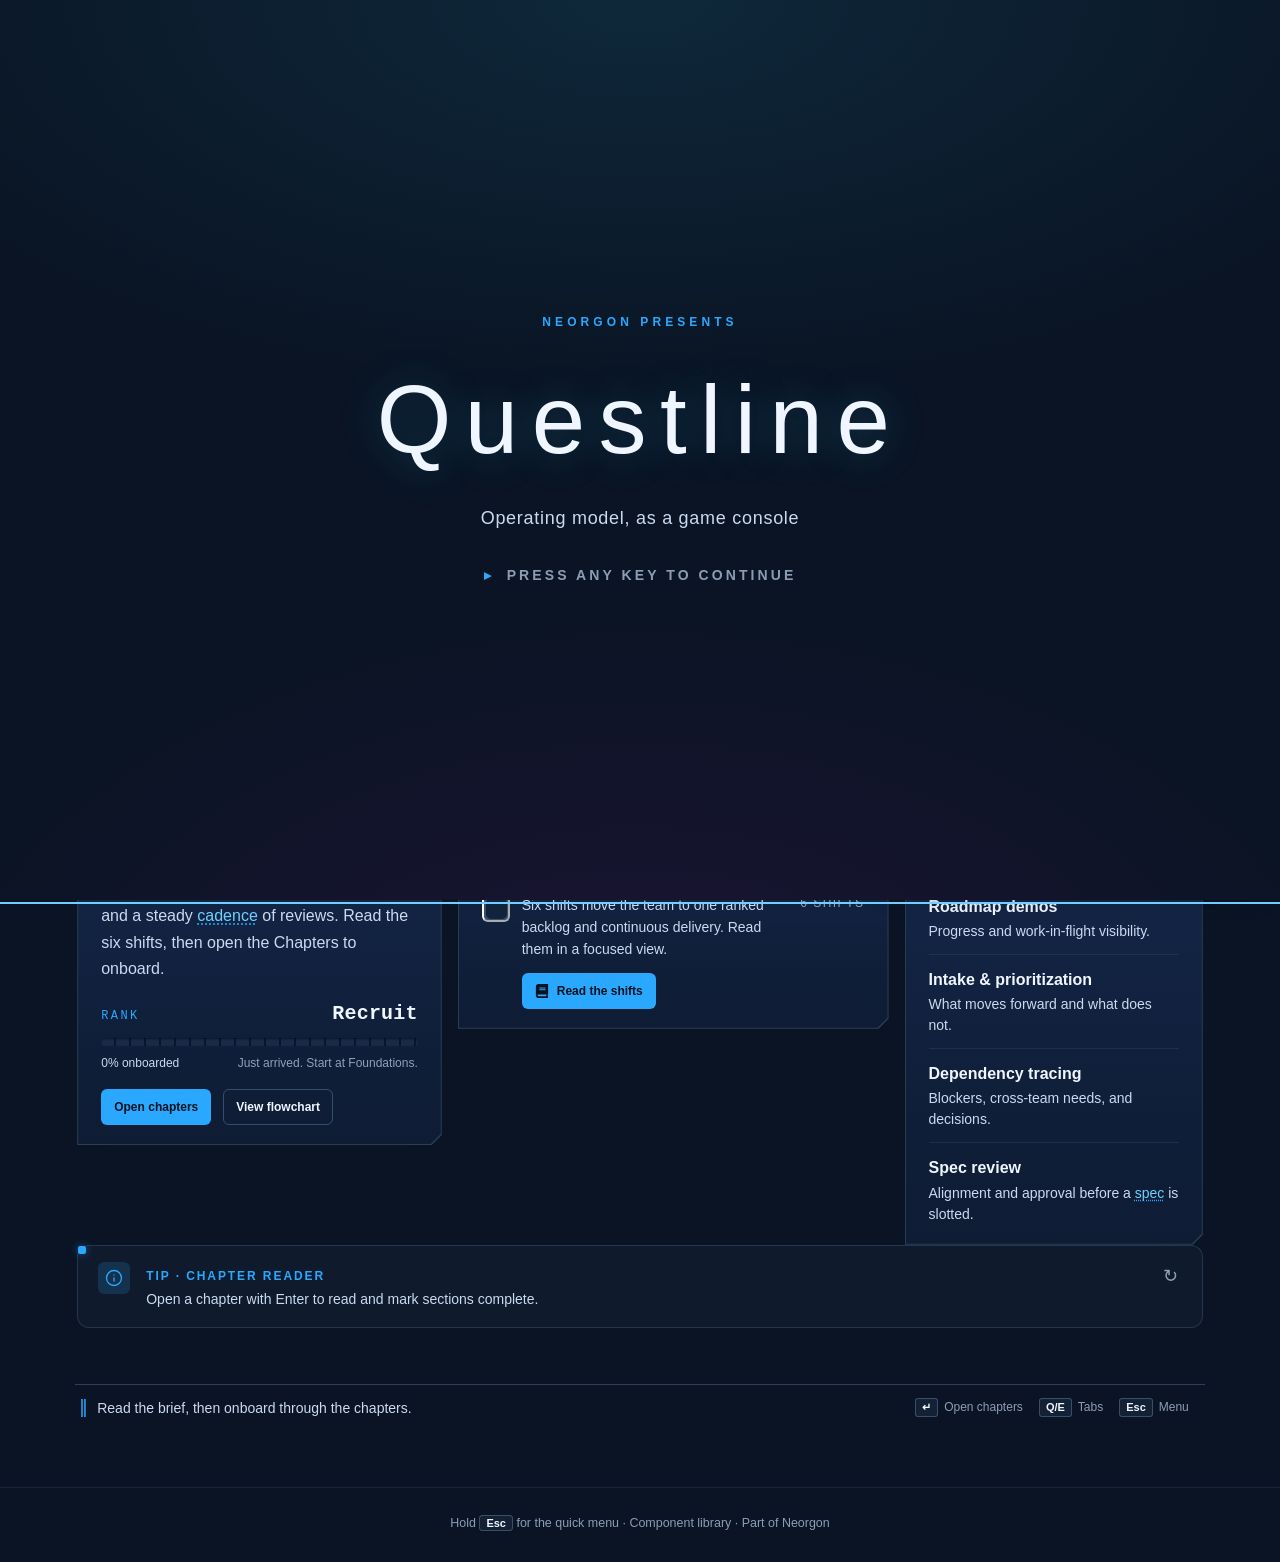
<file: index.html>
<!DOCTYPE html>
<html lang="en">
<head>
  <meta charset="UTF-8">
  <meta name="viewport" content="width=device-width, initial-scale=1.0">
  <link rel="icon" type="image/svg+xml" href="/favicon.svg">
  <link rel="icon" type="image/x-icon" href="/favicon.ico" sizes="16x16 32x32 48x48">
  <link rel="apple-touch-icon" sizes="180x180" href="/apple-touch-icon.png">
  <meta name="apple-mobile-web-app-title" content="Questline">
  <link rel="manifest" href="/site.webmanifest">
  <meta name="neo-mark" content="on">
  <meta http-equiv="Content-Security-Policy" content="default-src 'self'; base-uri 'self'; form-action 'self'; script-src 'self' https://esm.sh cdn.jsdelivr.net cdnjs.cloudflare.com https://challenges.cloudflare.com https://gc.zgo.at https://static.cloudflareinsights.com; style-src 'self' 'unsafe-inline' https://fonts.googleapis.com https://cdn.neorgon.org; font-src 'self' https://fonts.gstatic.com; img-src 'self' data: blob: https://*.convex.cloud https://img.clerk.com https://cdn.neorgon.org https://i.ytimg.com https://yt3.ggpht.com https://neorgon.goatcounter.com; connect-src 'self' https://*.convex.cloud https://clerk.neorgon.com https://accounts.neorgon.com https://clerk-telemetry.com https://api.clerk.com https://challenges.cloudflare.com https://*.workers.dev https://neorgon.goatcounter.com https://cloudflareinsights.com; frame-src 'self' https://challenges.cloudflare.com https://clerk.neorgon.com https://accounts.neorgon.com https://www.youtube.com https://www.youtube-nocookie.com; worker-src 'self' blob:">
  <meta name="referrer" content="strict-origin-when-cross-origin">
  <title>Questline | Operating Model Skill Tree</title>
  <meta name="description" content="Turn a roadmap and prioritization operating model into a visual skill tree, with unlockable stages, ceremonies, and key dates">
  <meta property="og:title" content="Questline: Operating Model Skill Tree">
  <meta property="og:description" content="Learn a roadmap and prioritization operating model as a video-game skill tree you unlock stage by stage">
  <meta property="og:type" content="website">
  <meta property="og:url" content="https://questline.neorgon.com/">
  <meta property="og:site_name" content="Neorgon">
  <meta name="twitter:card" content="summary_large_image">
  <meta name="twitter:title" content="Questline: Operating Model Skill Tree">
  <meta name="twitter:description" content="Learn a roadmap and prioritization operating model as a skill tree you unlock stage by stage">
  <meta name="robots" content="index, follow">
  <link rel="canonical" href="https://questline.neorgon.com/">
  <meta property="og:locale" content="en_US">
  <meta name="theme-color" content="#0a1424">
  <meta property="og:image" content="https://questline.neorgon.com/og-preview.jpg">
  <meta property="og:image:width" content="1200">
  <meta property="og:image:height" content="630">
  <meta name="twitter:image" content="https://questline.neorgon.com/og-preview.jpg">
  <!-- Load CSS parts in parallel for faster first paint (was @import in style.css) -->
  <link rel="stylesheet" href="https://cdn.neorgon.org/v1.0.0/styles/base.css">
  <link rel="stylesheet" href="css/parts/tokens.css">
  <link rel="stylesheet" href="css/parts/base.css">
  <link rel="stylesheet" href="css/parts/components.css">
  <link rel="stylesheet" href="css/parts/flow.css">
  <link rel="stylesheet" href="css/parts/console.css">
  <link rel="stylesheet" href="css/parts/profile.css">
  <link rel="stylesheet" href="css/parts/daily.css">
  <link rel="stylesheet" href="css/parts/atlas.css">
  <!-- Apply stored theme before first paint -->
  <script src="js/theme-boot.js"></script>
  <!-- Preload critical JS module -->
  <link rel="modulepreload" href="js/app.js">
  <script type="application/ld+json">
  {
    "@context": "https://schema.org",
    "@type": "WebApplication",
    "name": "Questline",
    "description": "Turn a roadmap and prioritization operating model into a visual skill tree, with unlockable stages, ceremonies, and key dates",
    "url": "https://questline.neorgon.com/",
    "applicationCategory": "BusinessApplication",
    "operatingSystem": "Any",
    "offers": { "@type": "Offer", "price": "0", "priceCurrency": "USD" },
    "author": { "@type": "Organization", "name": "Neorgon", "url": "https://neorgon.com/" }
  }
  </script>
  <!-- Register Service Worker for offline capability -->
  <script type="module" src="js/register-sw.js"></script>
</head>
<body>

  <a class="skip-link" href="#main">Skip to content</a>

  <header class="header-bar">
    <div class="header-logo">
      <a href="https://neorgon.com/" target="_blank" rel="noopener noreferrer">
        <img src="energon-classic-logo.png" class="header-logo-img" alt="Neorgon home">
      </a>
      <a href="#brief" class="header-title-link">
        <h1>Questline</h1>
        <div class="header-subtitle">Operating model, as a game console</div>
      </a>
    </div>

    <button type="button" class="header-bell" id="openDaily" aria-label="Open daily dispatch" title="Daily dispatch">
      <svg viewBox="0 0 24 24" fill="currentColor" xmlns="http://www.w3.org/2000/svg" aria-hidden="true">
        <path d="M18 16c0-4.5 0-5.5-1.5-7C15 7.5 15 6 12 6s-3 1.5-4.5 3C6 10.5 6 11.5 6 16v2h12v-2z"/>
        <path d="M10 20h4a2 2 0 1 1-4 0z"/>
      </svg>
      <span class="header-bell__dot" id="dailyBellDot" aria-hidden="true"></span>
    </button>

    <button type="button" class="header-theme" id="themeToggle" aria-label="Switch theme" title="Switch theme"></button>

    <a class="header-home" href="https://neorgon.com/" title="neorgon.com" aria-label="Neorgon home">
      <svg viewBox="0 0 24 24" fill="currentColor" xmlns="http://www.w3.org/2000/svg">
        <path d="M10 20v-6h4v6h5v-8h3L12 3 2 12h3v8z"/>
      </svg>
    </a>

    <button type="button" class="header-menu" id="openQuickMenu" aria-label="Open quick menu" title="Quick menu">
      <svg viewBox="0 0 24 24" fill="currentColor" xmlns="http://www.w3.org/2000/svg">
        <path d="M3 6h18v2H3zm0 5h18v2H3zm0 5h18v2H3z"/>
      </svg>
    </button>
  </header>

  <main id="main">
    <div id="app"></div>
  </main>

  <!-- Quick menu: hold Esc, point a direction, release to activate -->
  <div id="quickmenu" class="qm" hidden aria-hidden="true" role="dialog" aria-label="Quick menu">
    <div class="qm__scrim"></div>
    <div class="qm__cross" id="quickmenuCross"></div>
    <div class="qm__hint">Hold <kbd>Esc</kbd> · point with arrows or mouse · release to jump</div>
  </div>
  <span id="quickmenuLive" class="sr-only" aria-live="assertive"></span>

  <footer class="info-footer">
    <span class="info-footer__hint">Hold <kbd>Esc</kbd> for the quick menu &middot;</span>
    <a class="footer-link" href="library.html">Component library</a> &middot;
    Part of <a class="footer-link" href="https://neorgon.com/">Neorgon</a>
  </footer>

  <script type="module" src="js/app.js"></script>
</body>
</html>
</file>
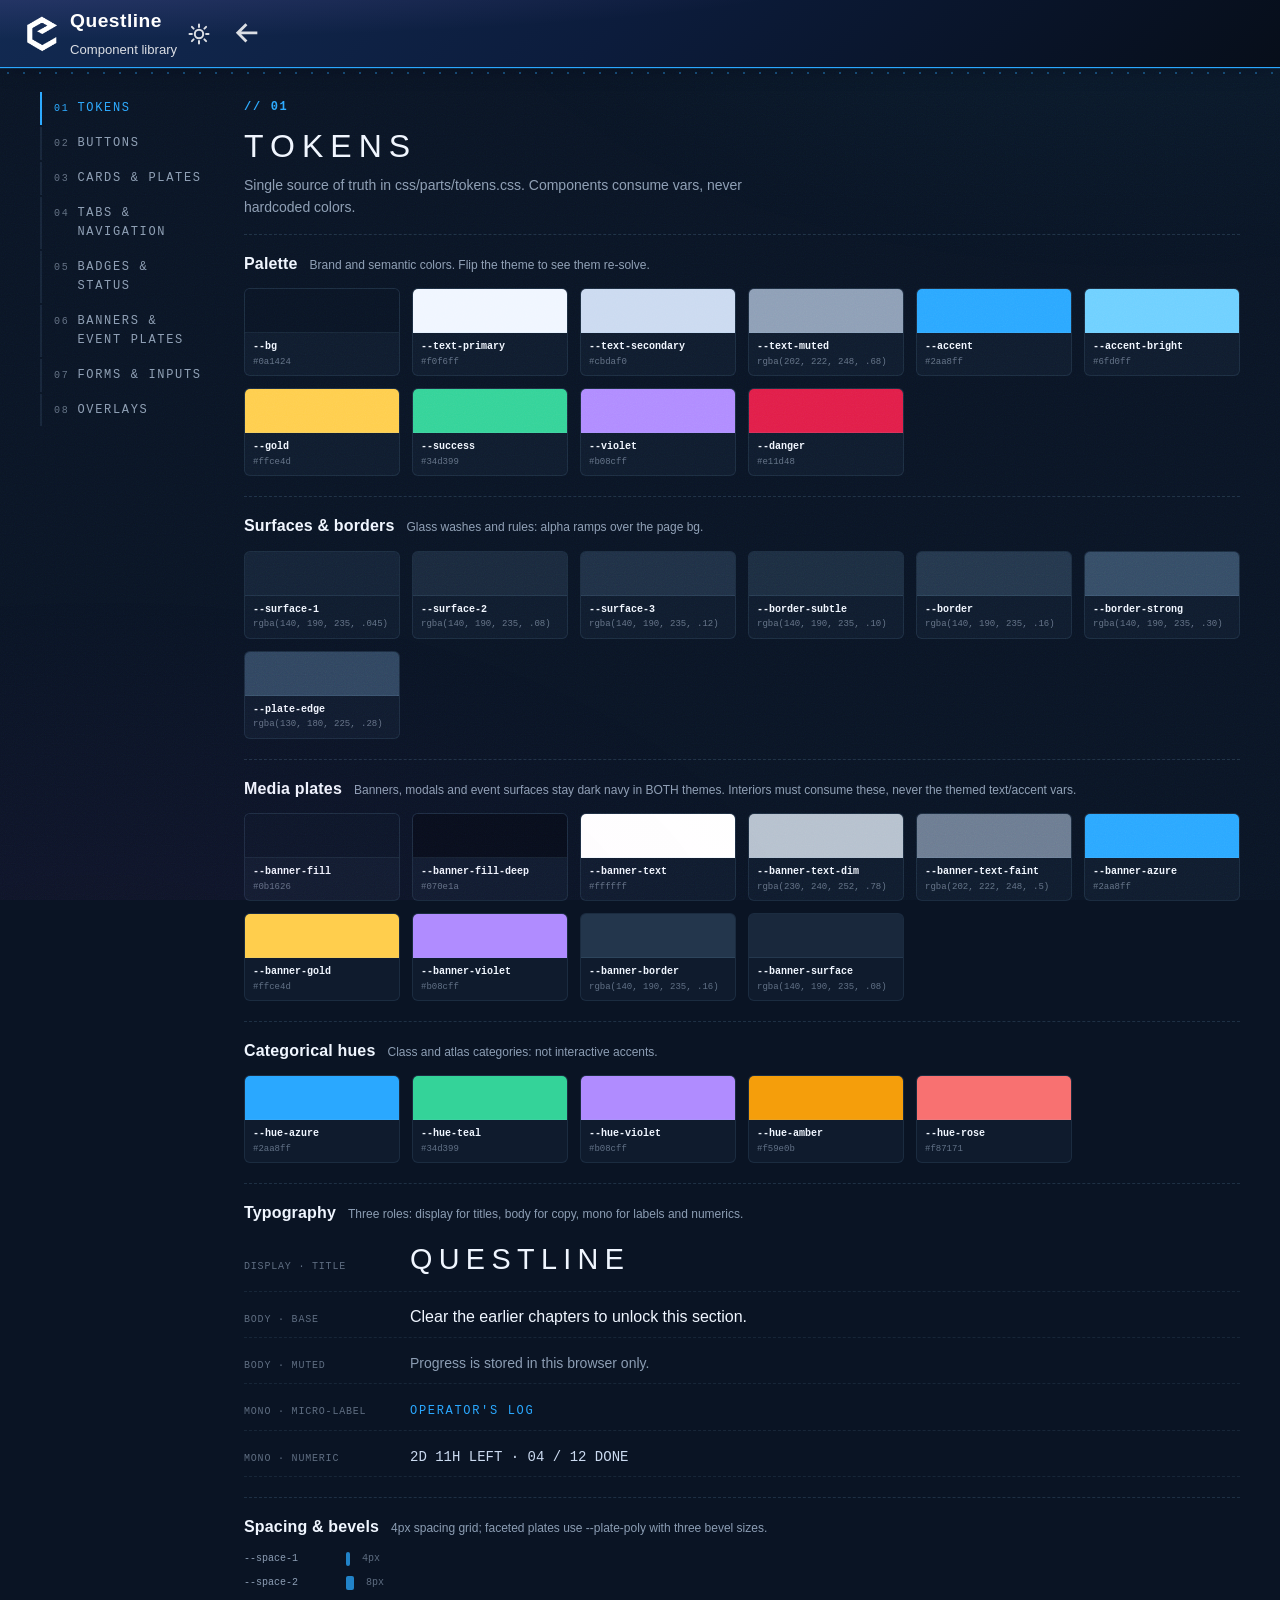
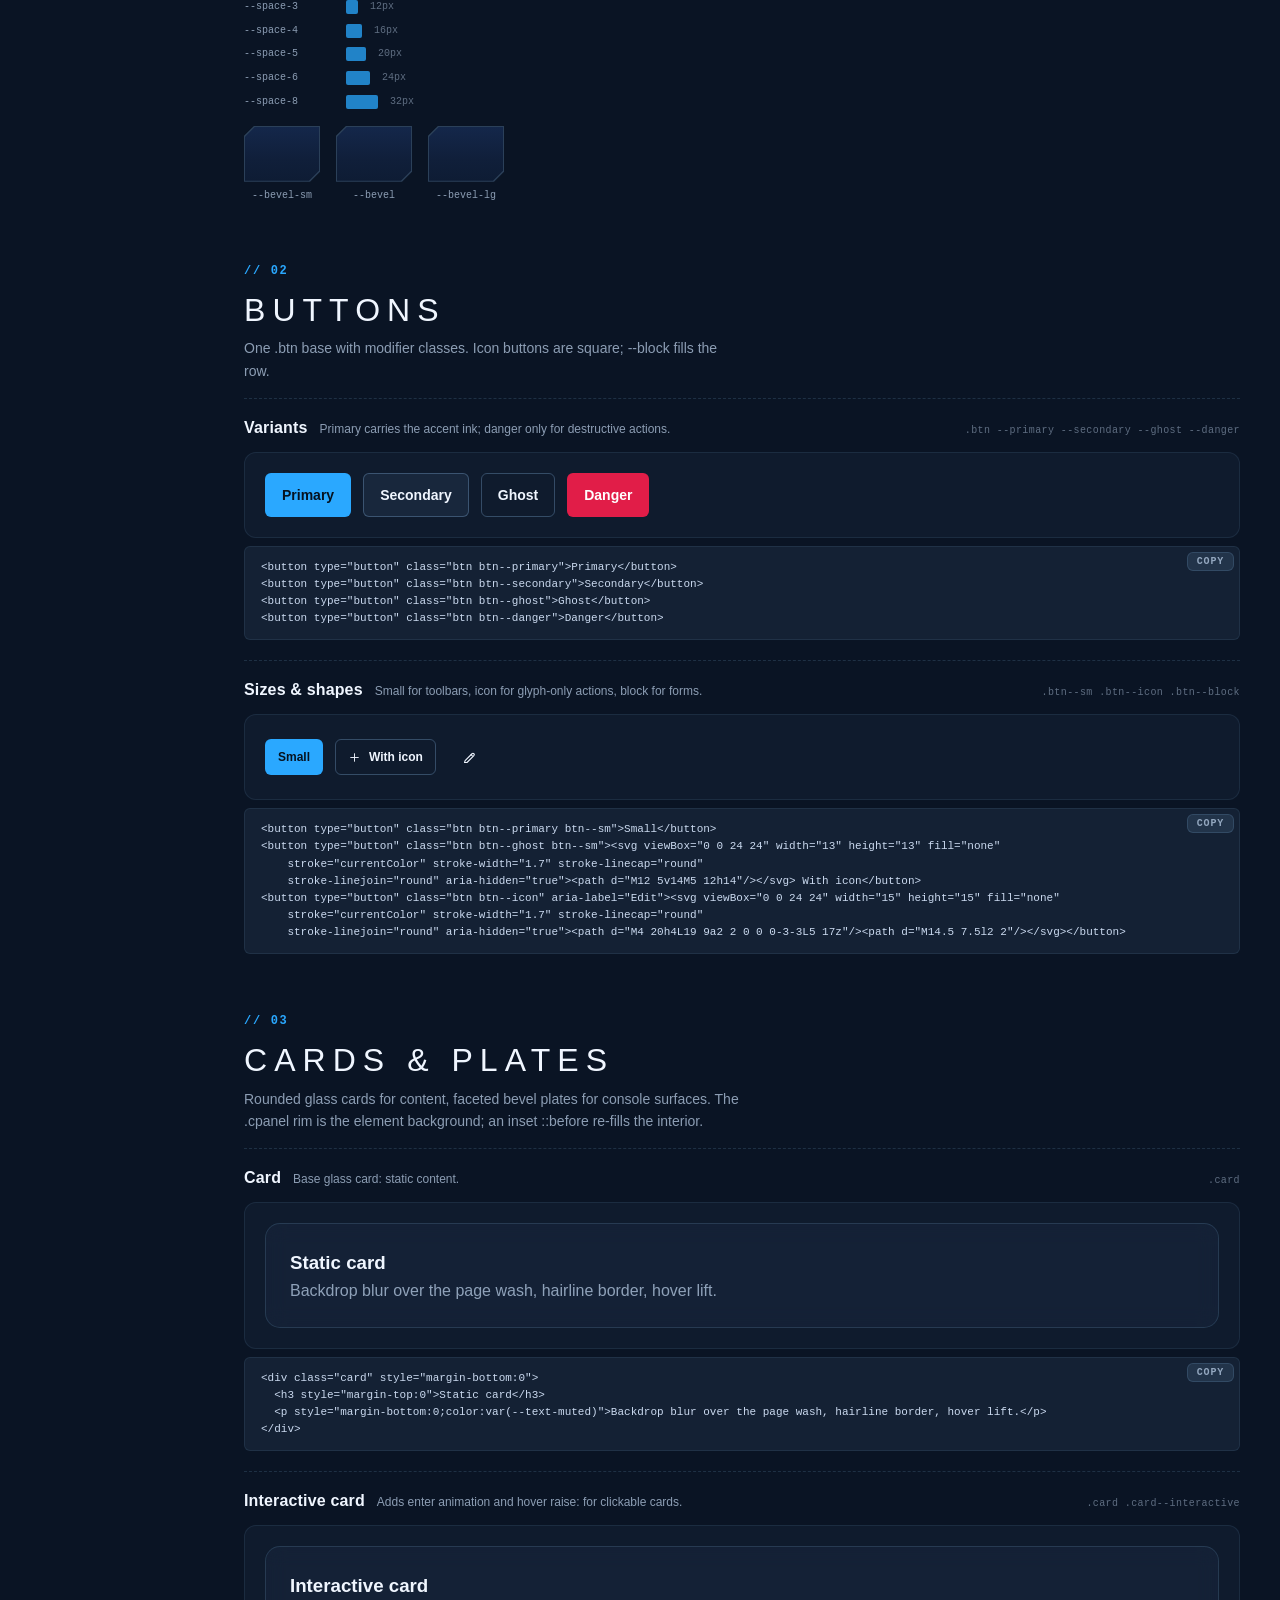
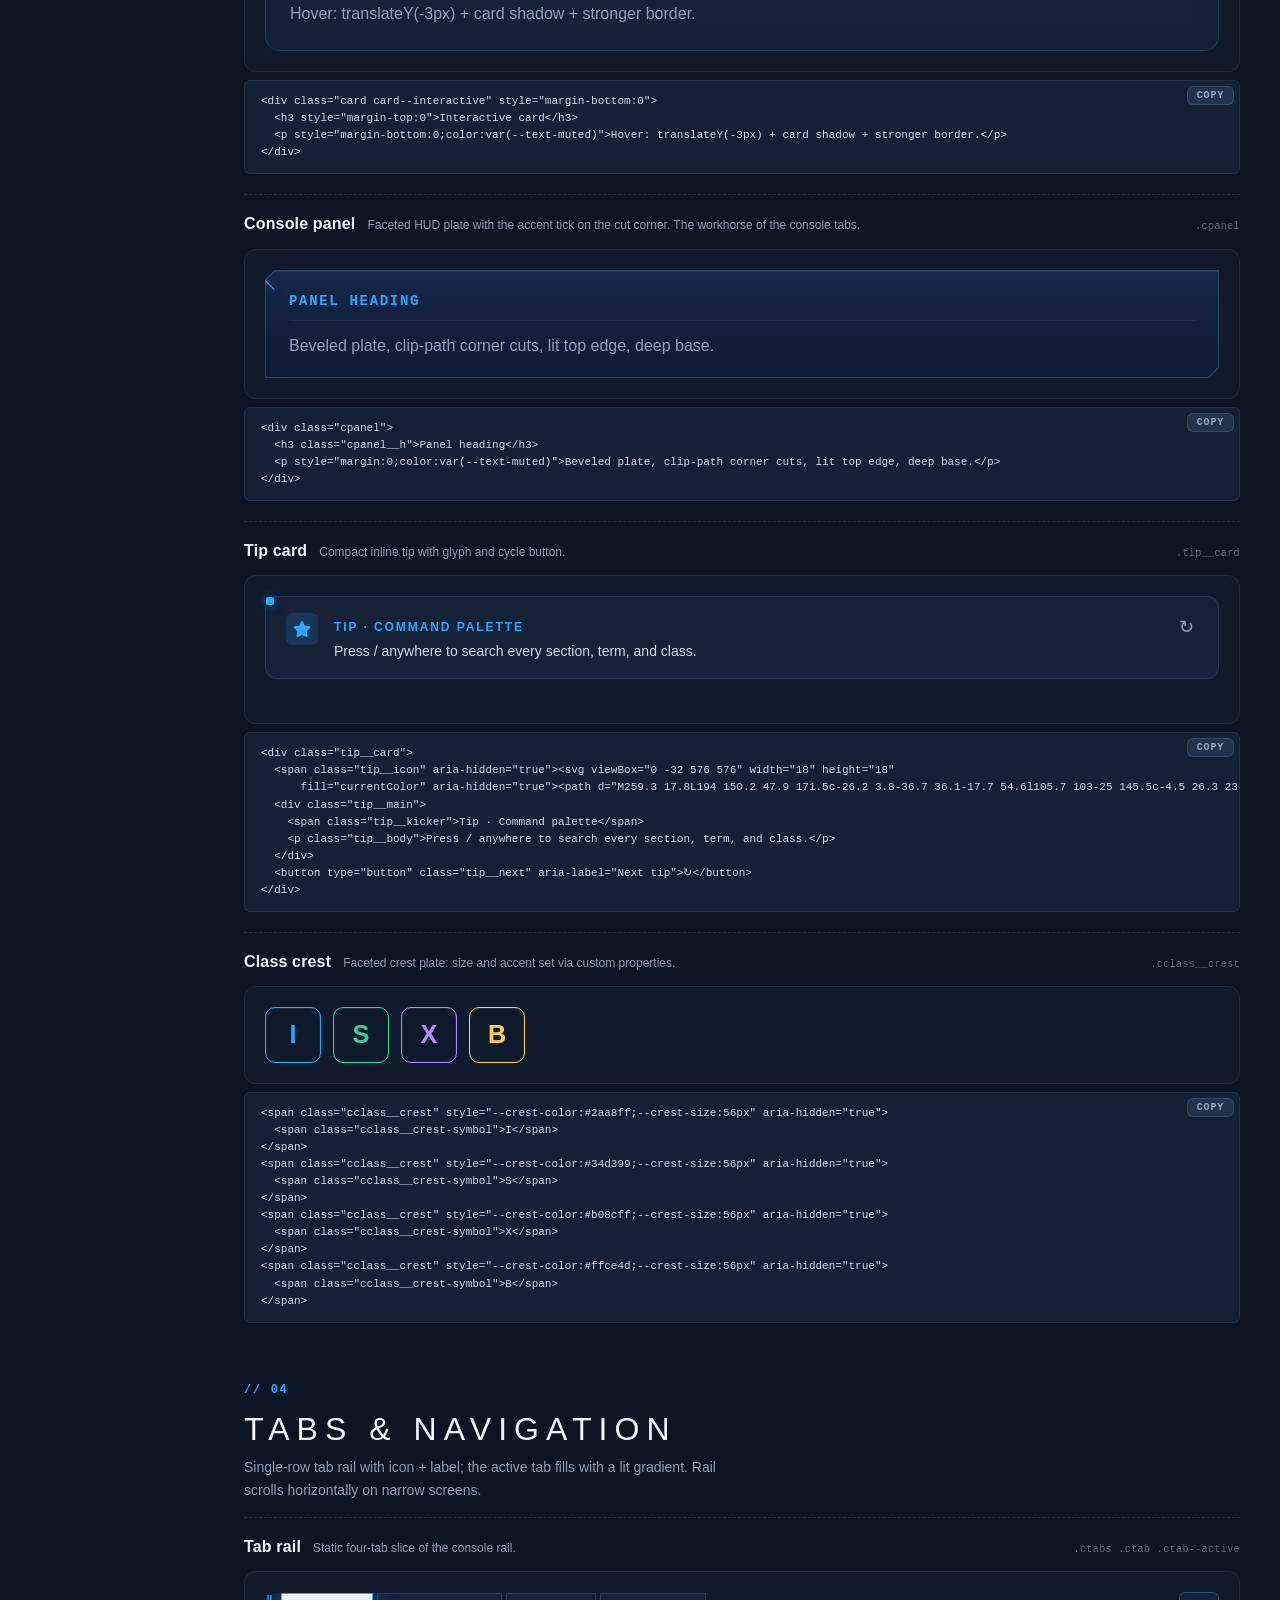
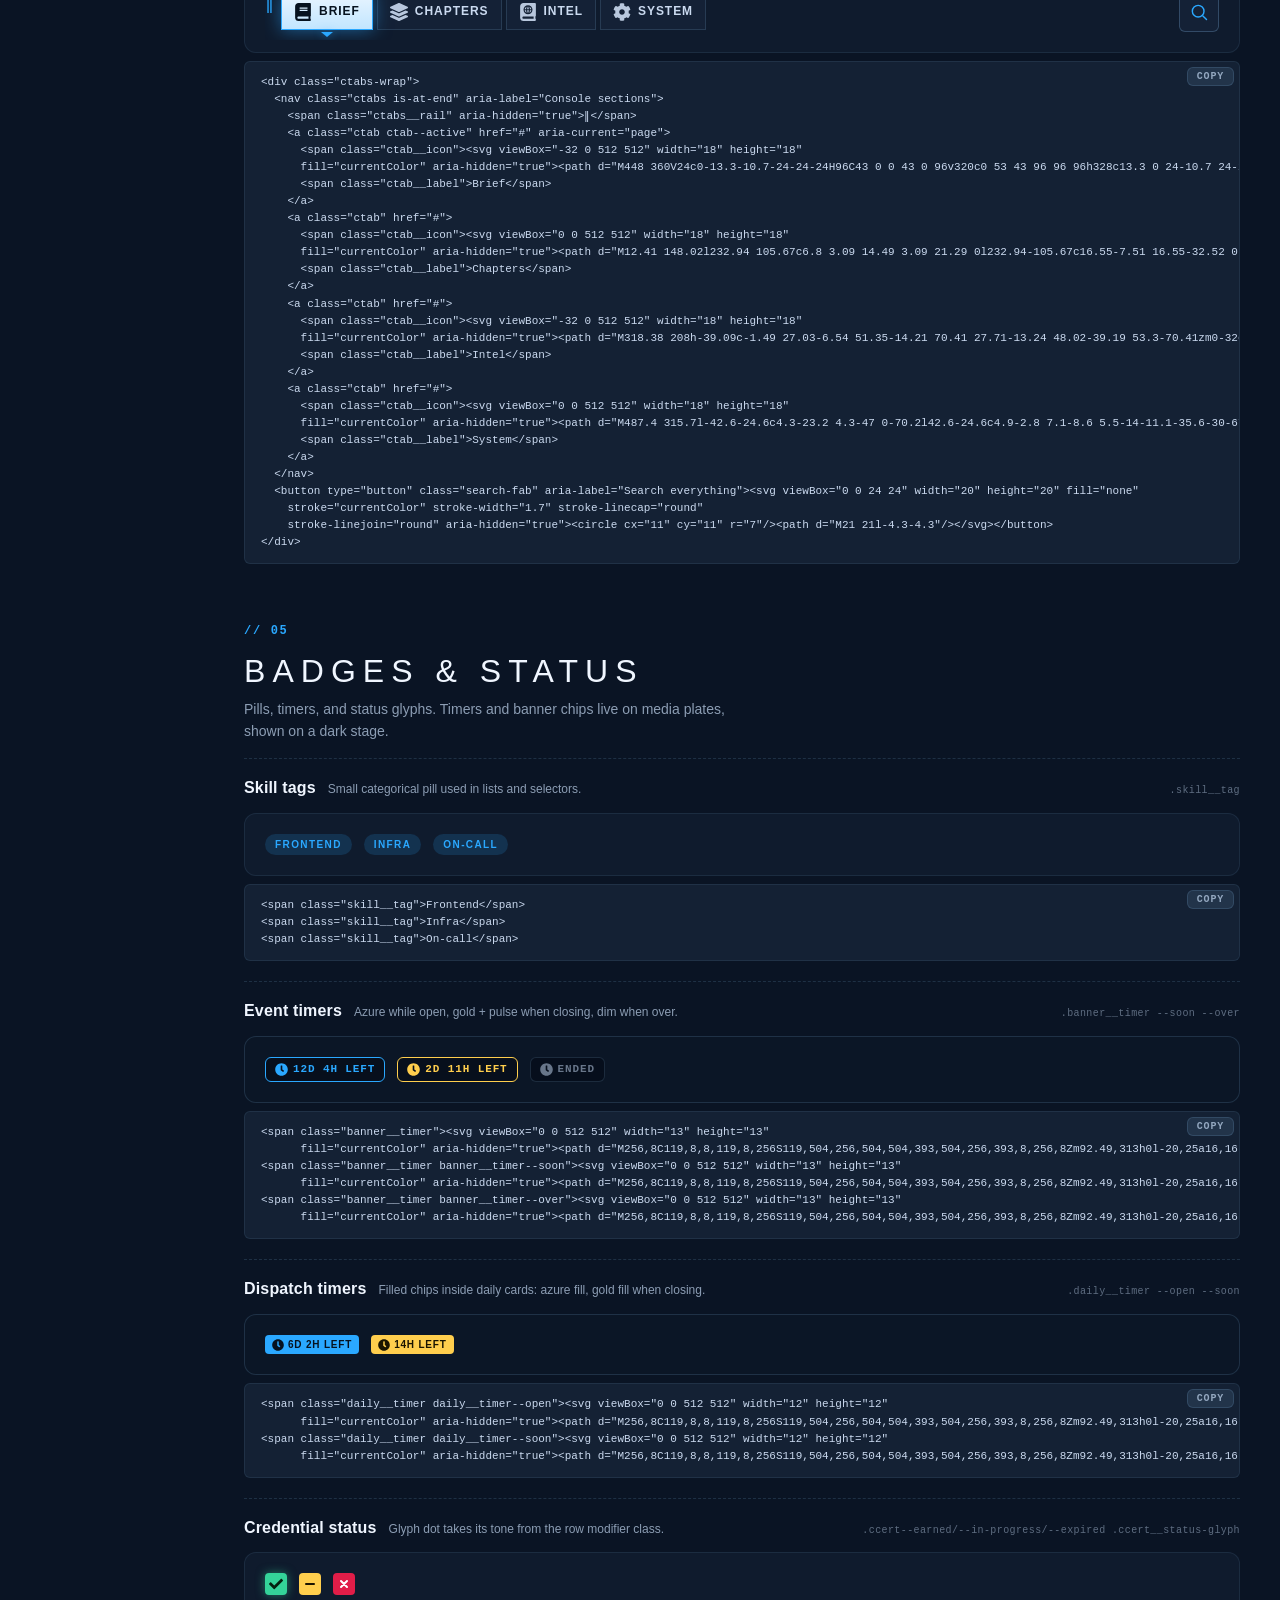
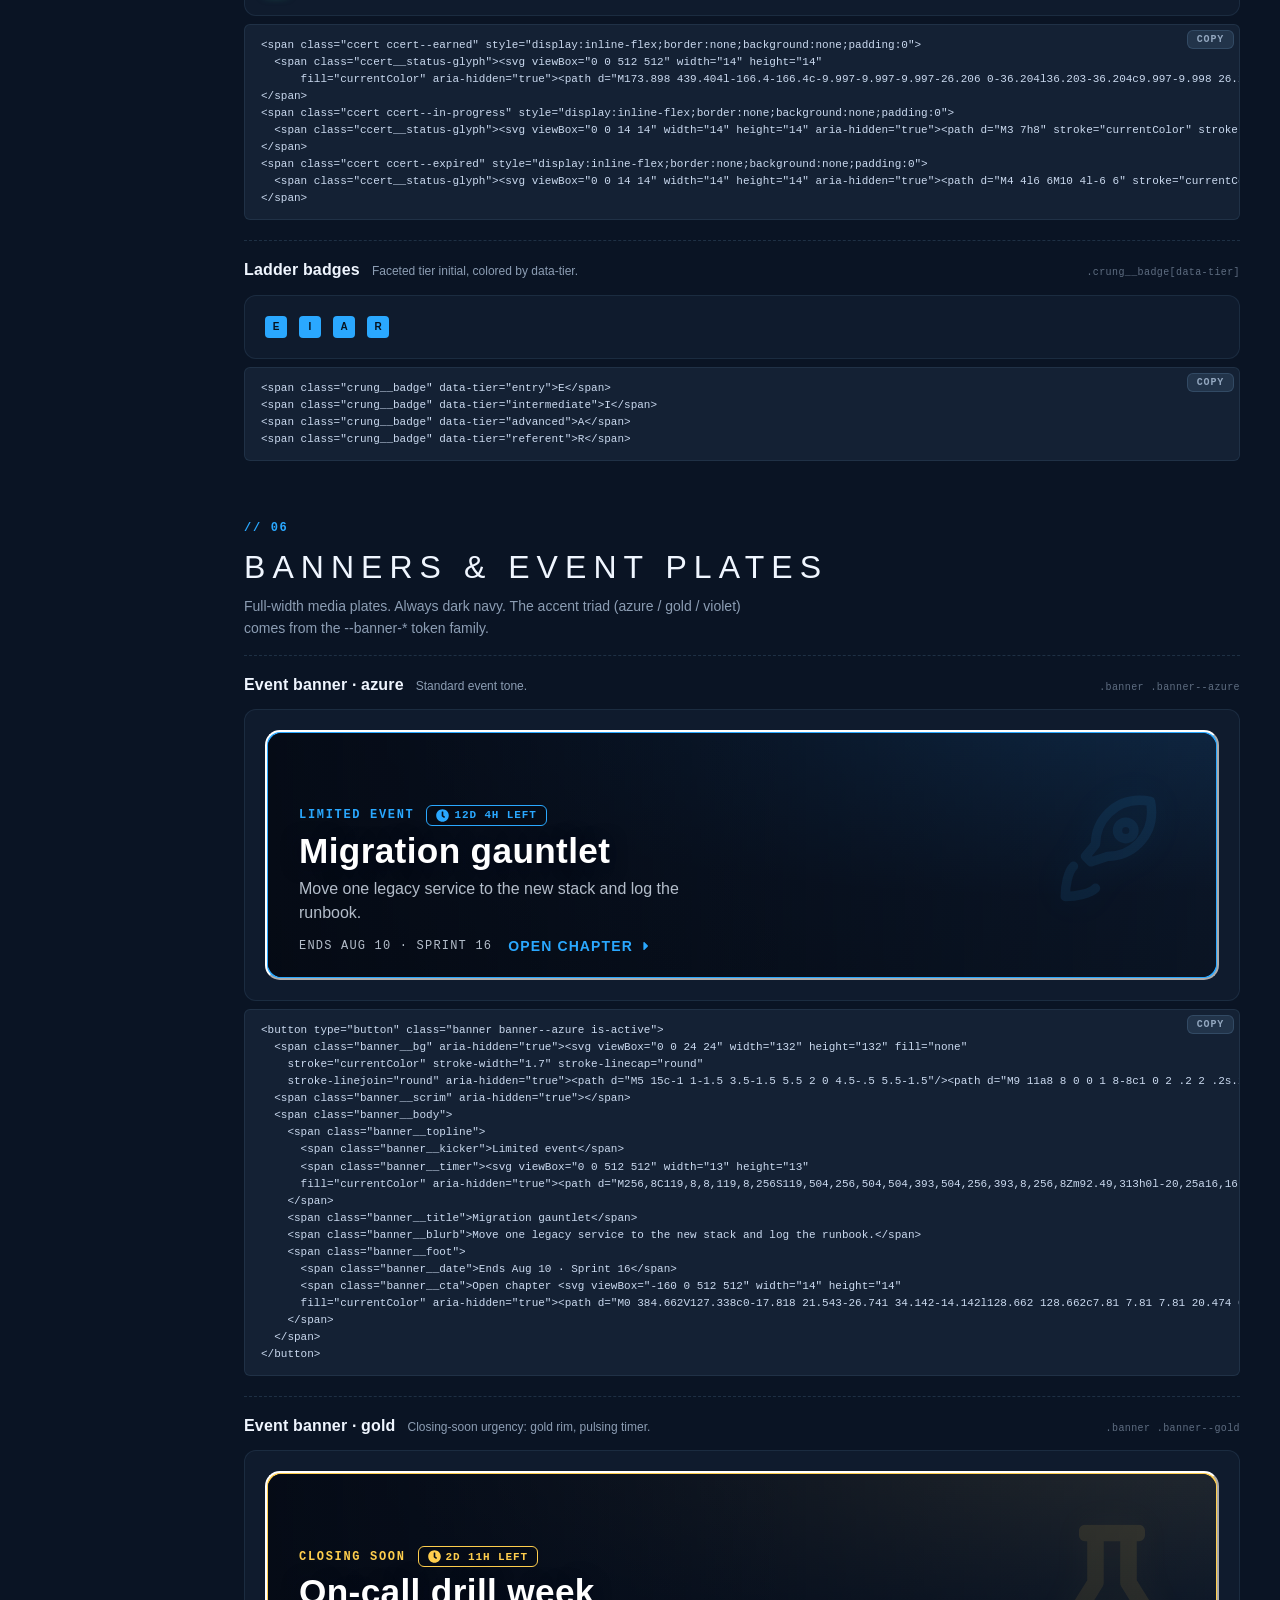
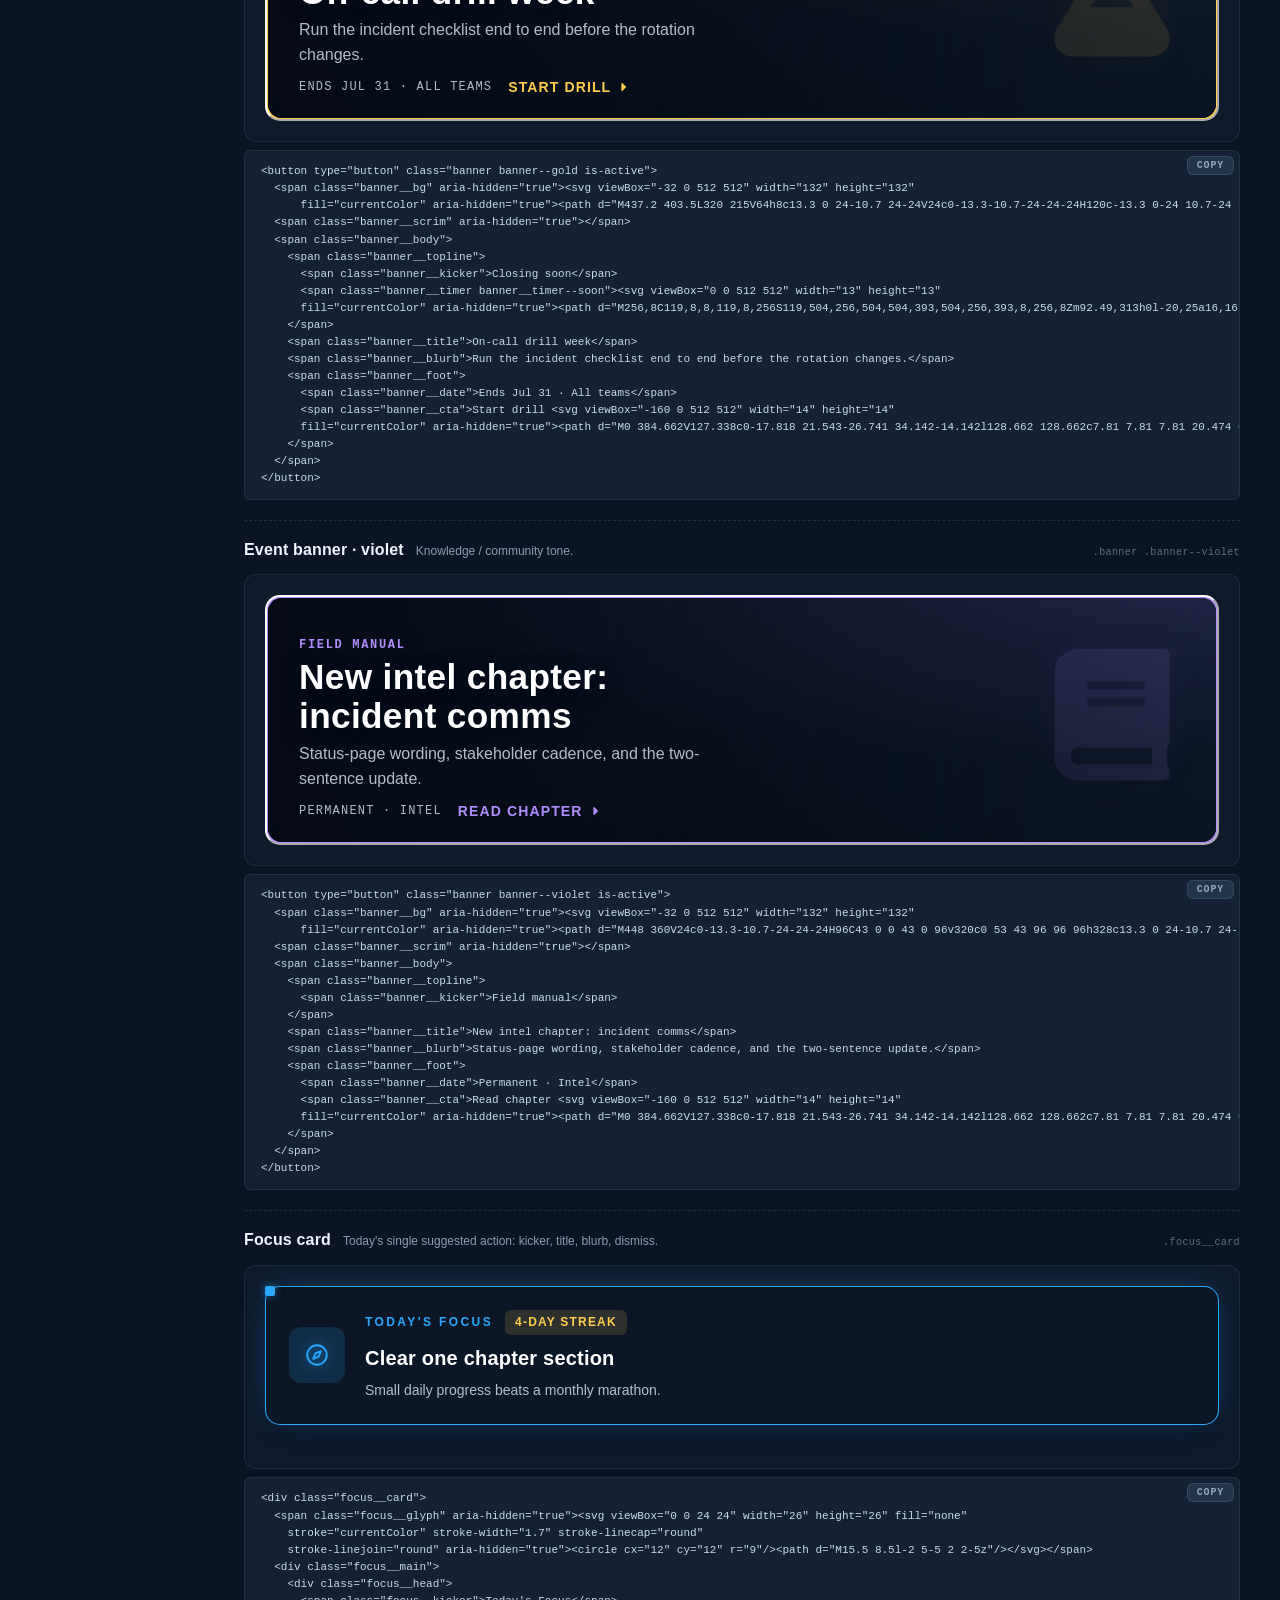
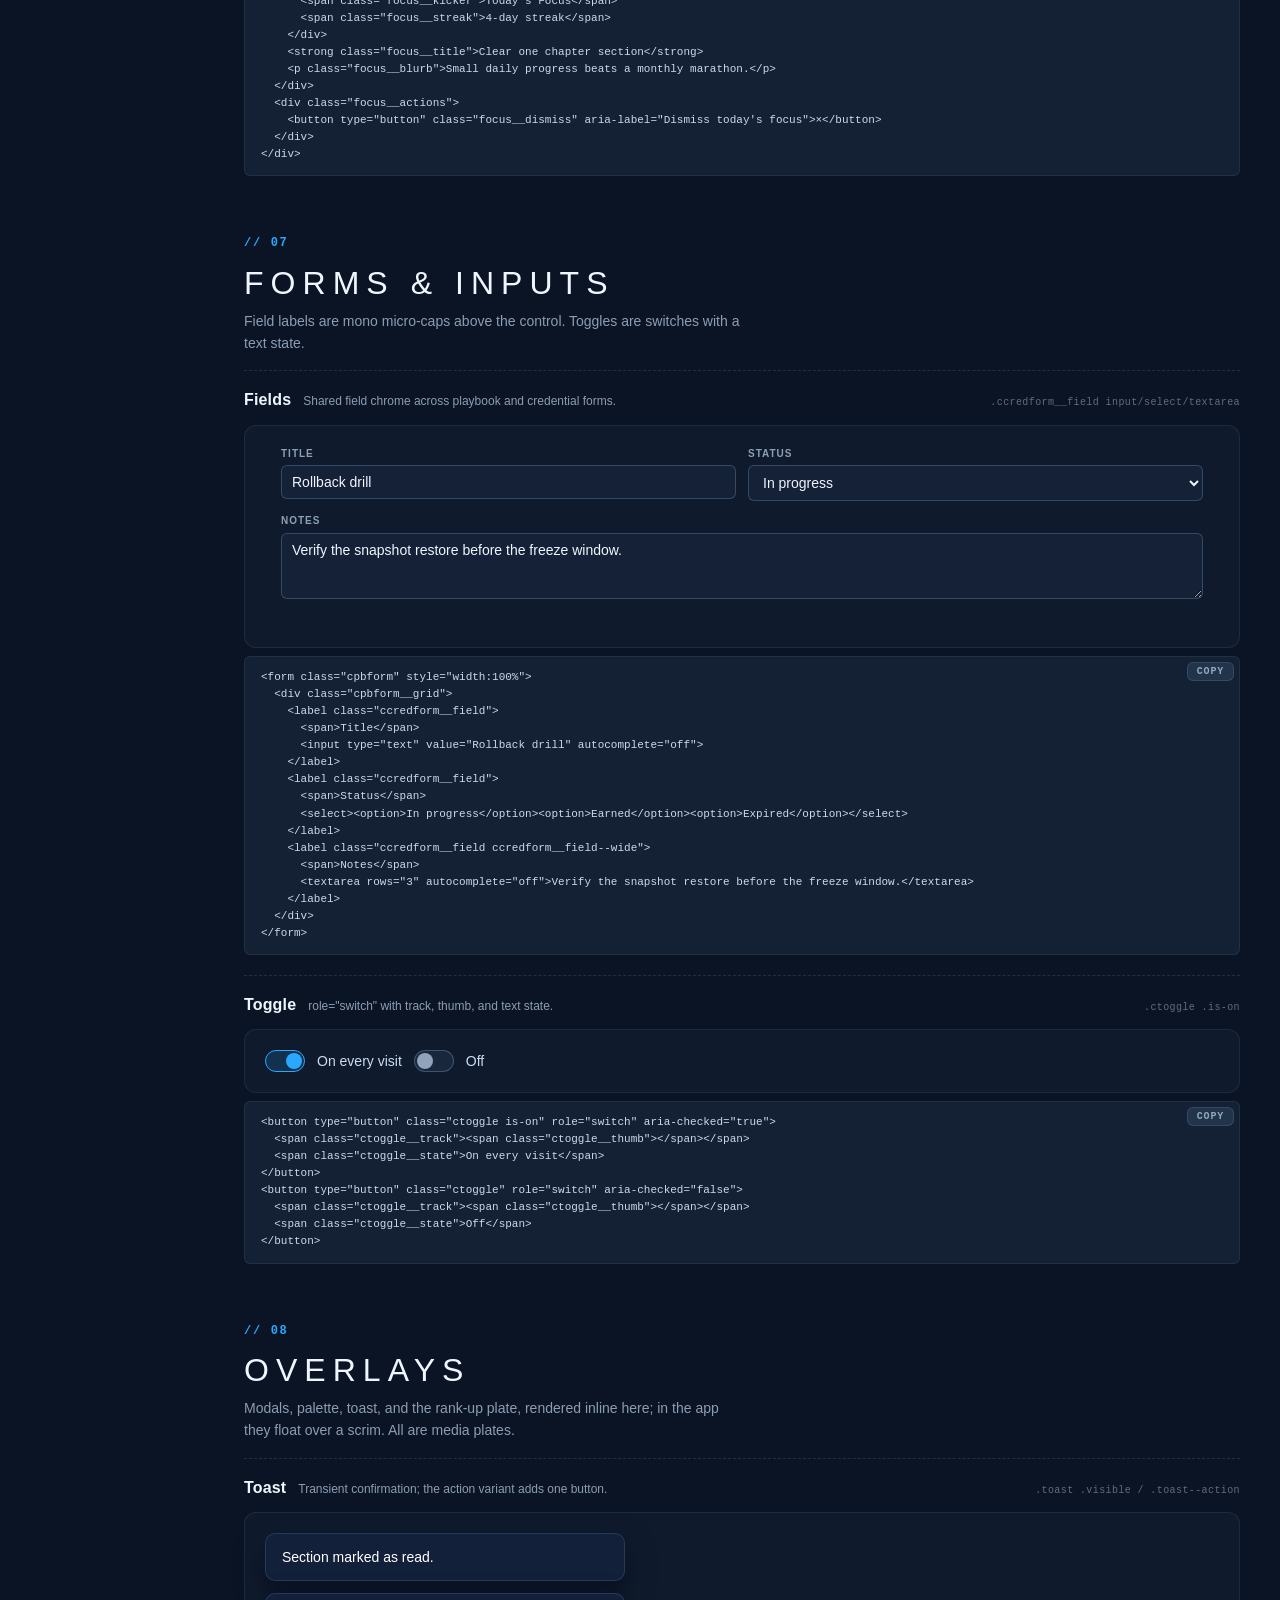
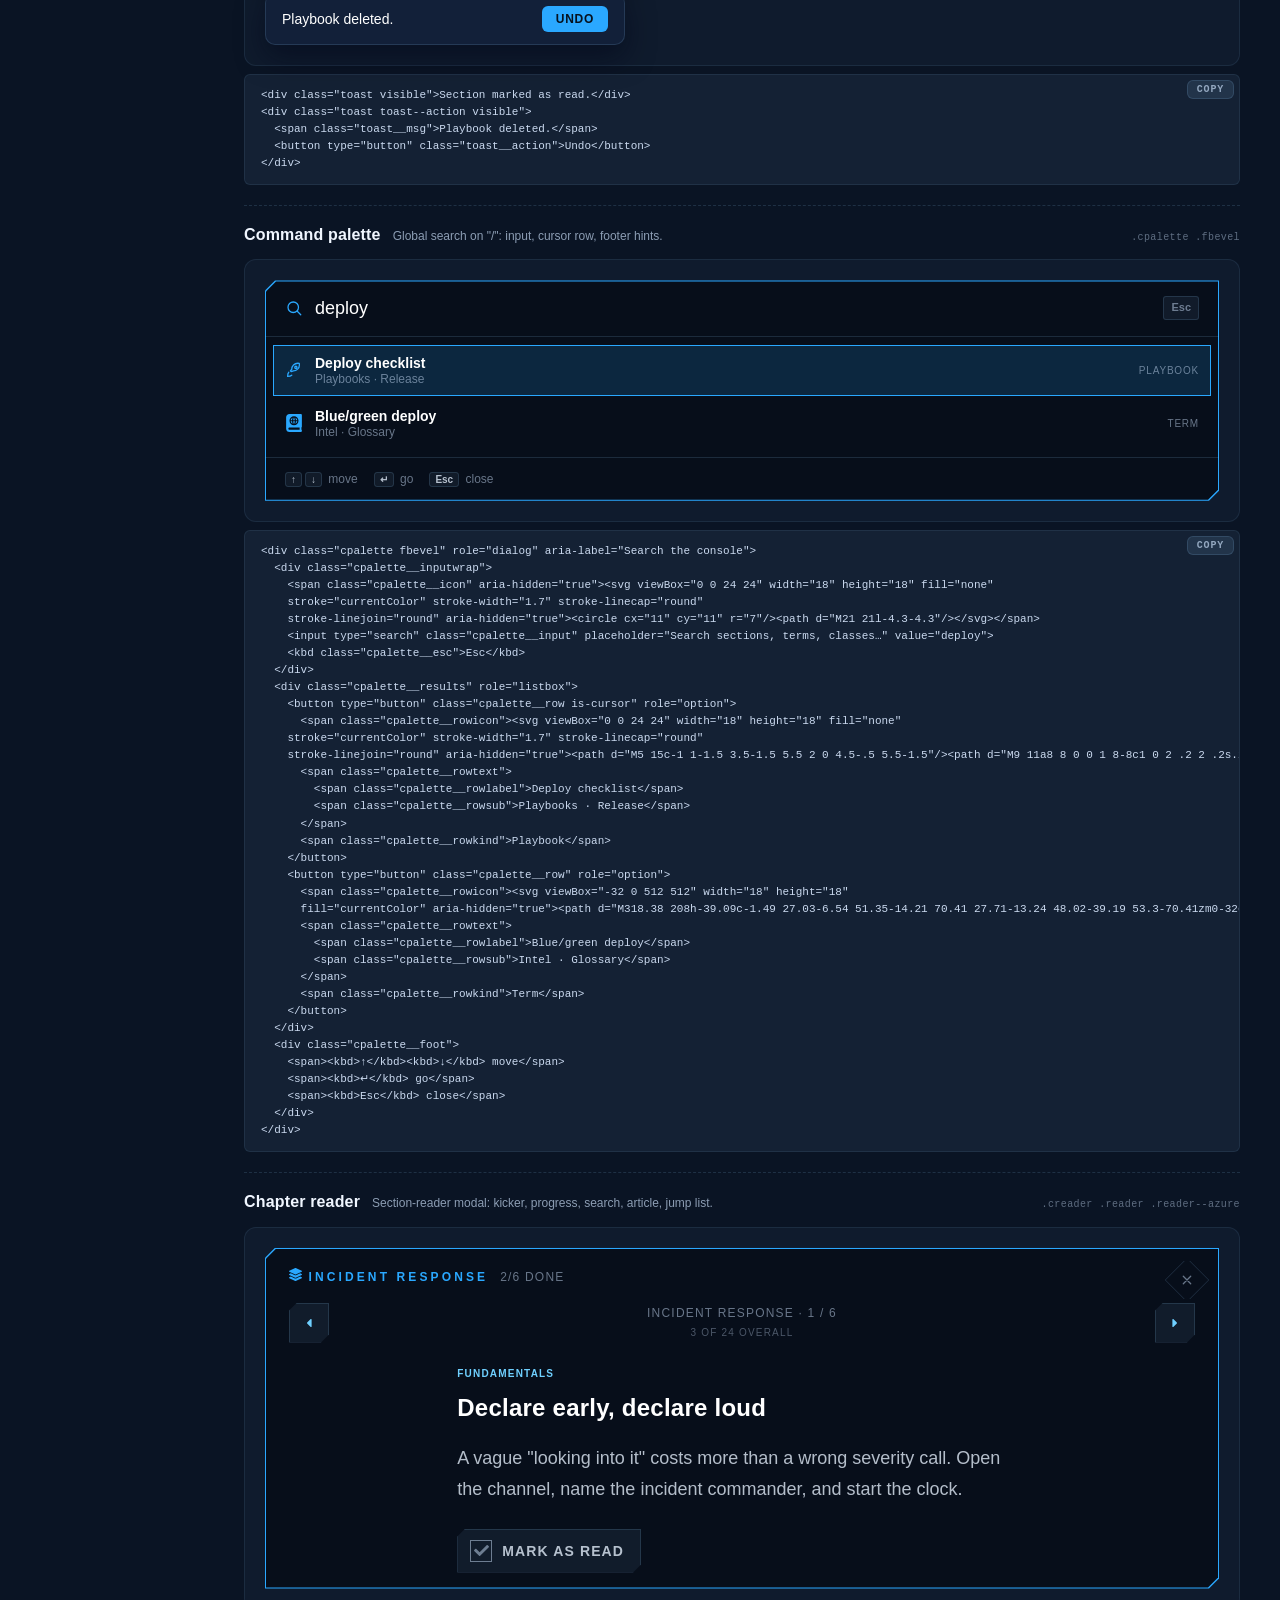
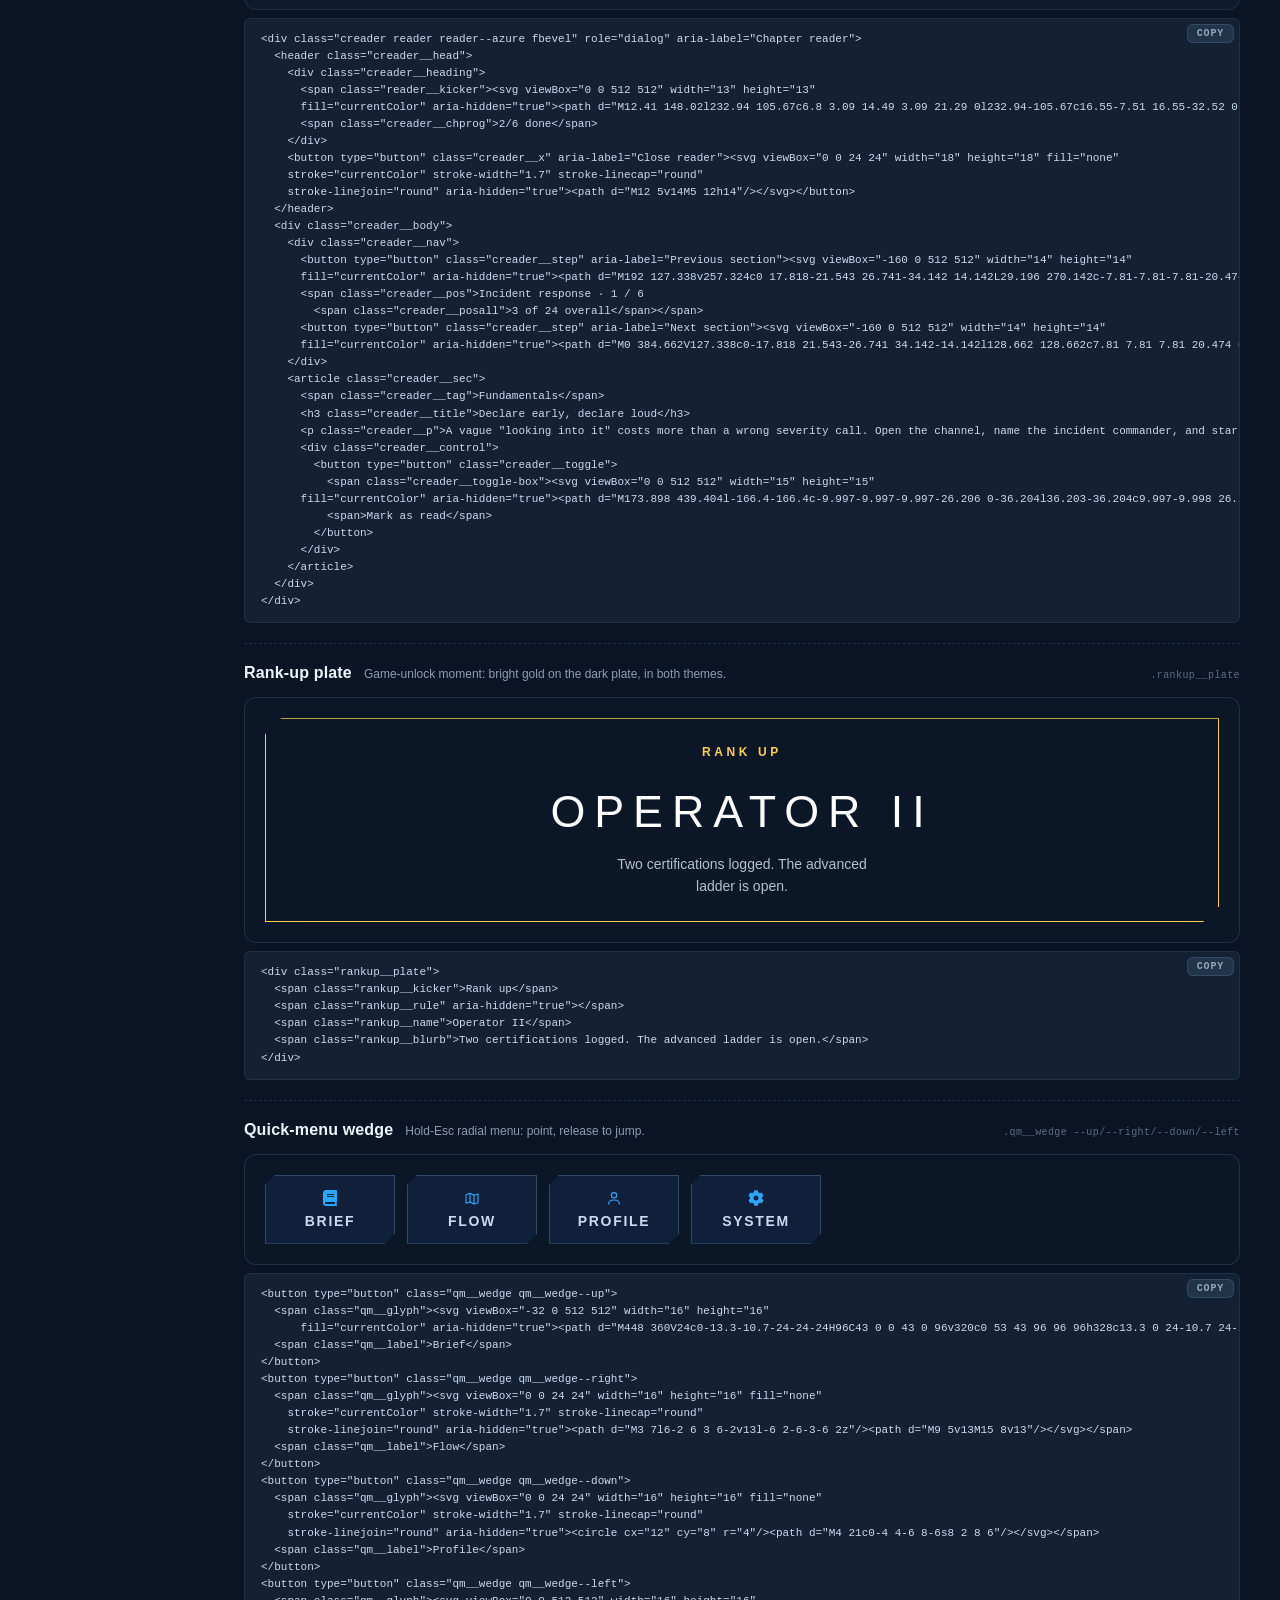
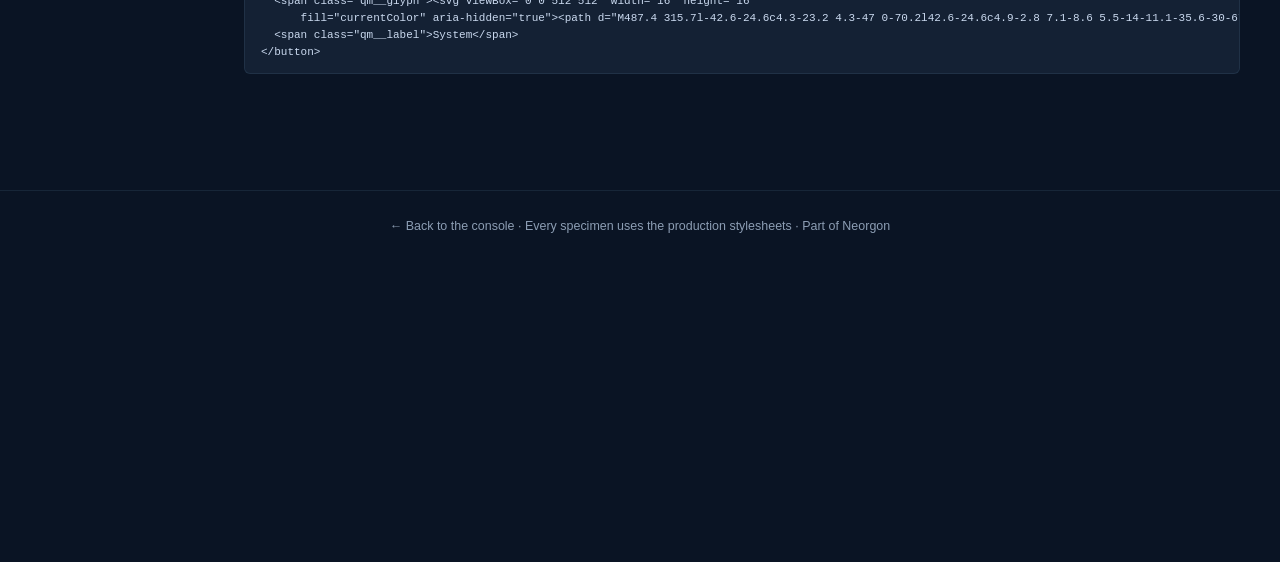
<file: library.html>
<!DOCTYPE html>
<html lang="en">
<head>
  <meta charset="UTF-8">
  <meta name="viewport" content="width=device-width, initial-scale=1.0">
  <link rel="icon" type="image/svg+xml" href="/favicon.svg">
  <link rel="icon" type="image/x-icon" href="/favicon.ico" sizes="16x16 32x32 48x48">
  <link rel="apple-touch-icon" sizes="180x180" href="/apple-touch-icon.png">
  <meta name="apple-mobile-web-app-title" content="Questline">
  <link rel="manifest" href="/site.webmanifest">
  <meta name="neo-mark" content="on">
  <meta http-equiv="Content-Security-Policy" content="default-src 'self'; base-uri 'self'; form-action 'self'; script-src 'self' https://gc.zgo.at https://static.cloudflareinsights.com; style-src 'self' 'unsafe-inline' https://cdn.neorgon.org; font-src 'self'; img-src 'self' data: https://neorgon.goatcounter.com; connect-src 'self' https://neorgon.goatcounter.com https://cloudflareinsights.com; worker-src 'self'">
  <meta name="referrer" content="strict-origin-when-cross-origin">
  <title>Component Library | Questline</title>
  <meta name="description" content="Questline design system, tokens and every component variant, rendered live with copyable markup">
  <meta name="robots" content="noindex">
  <!-- Same stylesheets the app loads: specimens render with production CSS -->
  <link rel="stylesheet" href="https://cdn.neorgon.org/v1.0.0/styles/base.css">
  <link rel="stylesheet" href="css/parts/tokens.css">
  <link rel="stylesheet" href="css/parts/base.css">
  <link rel="stylesheet" href="css/parts/components.css">
  <link rel="stylesheet" href="css/parts/flow.css">
  <link rel="stylesheet" href="css/parts/console.css">
  <link rel="stylesheet" href="css/parts/profile.css">
  <link rel="stylesheet" href="css/parts/daily.css">
  <link rel="stylesheet" href="css/parts/atlas.css">
  <link rel="stylesheet" href="css/parts/library.css">
  <!-- Theme must be set before first paint; CSP forbids inline scripts -->
  <script src="js/theme-boot.js"></script>
</head>
<body class="lib">

  <a class="skip-link" href="#libContent">Skip to content</a>

  <header class="header-bar">
    <div class="header-logo">
      <a href="https://neorgon.com/" target="_blank" rel="noopener noreferrer">
        <img src="energon-classic-logo.png" class="header-logo-img" alt="Neorgon home">
      </a>
      <a href="./" class="header-title-link">
        <h1>Questline</h1>
        <div class="header-subtitle">Component library</div>
      </a>
    </div>

    <button type="button" class="header-theme" id="themeToggle" aria-label="Switch theme" title="Switch theme"></button>

    <a class="header-home" href="./" title="Back to Questline" aria-label="Back to Questline">
      <svg viewBox="0 0 24 24" fill="currentColor" xmlns="http://www.w3.org/2000/svg">
        <path d="M11.6 4.4 4.8 11.2l6.8 6.8 1.4-1.4-4.4-4.4H20v-2H8.6l4.4-4.4z"/>
      </svg>
    </a>
  </header>

  <main class="lib__main">
    <nav class="lib__nav" id="libNav" aria-label="Library sections"></nav>
    <div class="lib__content" id="libContent"></div>
  </main>

  <footer class="info-footer">
    <a class="footer-link" href="./">&larr; Back to the console</a> &middot;
    Every specimen uses the production stylesheets &middot;
    Part of <a class="footer-link" href="https://neorgon.com/">Neorgon</a>
  </footer>

  <script type="module" src="js/library.js"></script>
</body>
</html>
</file>
<file: css/parts/tokens.css>
/* ════════════════════════════════════════════════════════════
   Questline — design tokens
   ────────────────────────────────────────────────────────────
   Single source of truth for color, type, spacing, shape.

   Two first-class themes:
     dark (default)  "Night console"  — deep navy, azure accent
     light           "Day clinical"   — Detroit-style off-white

   Components must consume these vars, never hardcoded colors.
   Theme is set via <html data-theme="light|dark"> by js/theme-boot.js
   ════════════════════════════════════════════════════════════ */

:root {
  color-scheme: dark;

  /* ── Palette: Night console ─────────────────────────────── */
  --bg: #0a1424;
  --bg-wash-a: rgba(47, 217, 255, .045);   /* corner ambience, azure */
  --bg-wash-b: rgba(176, 21, 176, .04);    /* corner ambience, violet */

  --text-primary: #f0f6ff;
  --text-secondary: #cbdaf0;
  --text-muted: rgba(202, 222, 248, .68);
  --text-faint: rgba(202, 222, 248, .44);  /* locked/disabled copy */

  --accent: #2aa8ff;
  --accent-bright: #6fd0ff;
  --accent-soft: rgba(42, 168, 255, .16);
  --accent-glow: rgba(42, 168, 255, .50);
  --ink-on-accent: #06121f;                /* text on azure fills */

  --gold: #ffce4d;                         /* limited-time events only */
  --gold-soft: rgba(255, 206, 77, .16);
  --gold-glow: rgba(255, 206, 77, .40);
  --ink-on-gold: #1a1400;

  --success: #34d399;
  --success-soft: rgba(52, 211, 153, .35);
  --success-glow: rgba(52, 211, 153, .5);
  --ink-on-success: #04210f;
  --violet: #b08cff;                       /* secondary category hue */
  --violet-soft: rgba(176, 140, 255, .18);
  --violet-glow: rgba(176, 140, 255, .40);
  --danger: #e11d48;
  --danger-hover: #f43f5e;
  --danger-soft: rgba(225, 29, 72, .42);
  --ink-on-danger: #ffffff;

  /* Class hues (Profile) — categorical, not interactive accents */
  --hue-azure: #2aa8ff;
  --hue-teal: #34d399;
  --hue-violet: #b08cff;
  --hue-amber: #f59e0b;
  --hue-rose: #f87171;

  /* ── Surfaces & borders ─────────────────────────────────── */
  --surface-1: rgba(140, 190, 235, .045);
  --surface-2: rgba(140, 190, 235, .08);
  --surface-3: rgba(140, 190, 235, .12);
  --surface-toast: #122039;
  --border-subtle: rgba(140, 190, 235, .10);
  --border: rgba(140, 190, 235, .16);
  --border-strong: rgba(140, 190, 235, .30);

  /* Elevation ramp — physical HUD plates (lit top edge, deep base) */
  --surface-raise: linear-gradient(180deg, #14274a 0%, #101f3a 60%, #0e1c34 100%);
  --surface-raise-hi: inset 0 1px 0 rgba(150, 200, 255, .14);
  --plate-edge: rgba(130, 180, 225, .28);

  /* ── Scrims & shadows ───────────────────────────────────── */
  --scrim-strong: rgba(2, 6, 23, .9);
  --scrim-modal: rgba(2, 4, 12, .78);
  --scrim: rgba(2, 6, 23, .6);
  --scrim-soft: rgba(2, 6, 23, .4);
  --shadow-card: 0 12px 28px rgba(2, 6, 23, .5);
  --shadow-modal: 0 24px 48px rgba(2, 6, 23, .58);
  --shadow-plate: 0 18px 40px -14px rgba(2, 6, 23, .7), 0 4px 14px -8px rgba(2, 6, 23, .6);
  --shadow-plate-hi: 0 26px 54px -16px rgba(2, 6, 23, .78), 0 6px 18px -8px rgba(2, 6, 23, .62);

  /* ── Header ─────────────────────────────────────────────── */
  --header-bg:
    radial-gradient(120% 180% at 0% -40%, rgba(176, 140, 255, .18) 0%, transparent 55%),
    linear-gradient(135deg, #122a52 0%, #0c1c3c 48%, #070e1a 100%);
  --header-text: #ffffff;
  --header-text-dim: rgba(255, 255, 255, .85);
  --header-hover: rgba(140, 190, 235, .14);
  --header-logo-filter: brightness(0) invert(1);

  /* ── Tabs ───────────────────────────────────────────────── */
  --tab-active-bg: linear-gradient(180deg, #e8f4ff 0%, #c2e6ff 100%);
  --tab-active-text: #06121f;
  --tab-active-hi: inset 0 1px 0 rgba(255, 255, 255, .85);

  /* ── Banner plates stay dark in BOTH themes (media plates) ─ */
  --banner-fill: #0b1626;
  --banner-fill-hi: #0d1a30;
  --banner-text: #ffffff;
  --banner-text-dim: rgba(230, 240, 252, .78);

  /* Media-plate palette extension. Event banners, the daily dispatch, the
     reader modal, and the focus card keep a dark navy fill in BOTH themes —
     the themed accent/text vars above flip in light mode and would die on
     the dark fill, so everything inside a media plate consumes these
     plate-local vars instead. Deliberately NOT overridden in the light
     block below. */
  --banner-fill-deep: #070e1a;              /* reader / daily / modal plates */
  --banner-text-faint: rgba(202, 222, 248, .5);
  --banner-azure: #2aa8ff;
  --banner-azure-bright: #6fd0ff;
  --banner-azure-soft: rgba(42, 168, 255, .16);
  --banner-azure-glow: rgba(42, 168, 255, .5);
  --banner-gold: #ffce4d;
  --banner-gold-soft: rgba(255, 206, 77, .14);
  --banner-gold-glow: rgba(255, 206, 77, .4);
  --banner-violet: #b08cff;
  --banner-violet-soft: rgba(176, 140, 255, .18);
  --banner-violet-glow: rgba(176, 140, 255, .4);
  --banner-success: #34d399;
  --banner-ink: #06121f;                    /* ink on azure fills */
  --banner-ink-on-gold: #1a1400;
  --banner-ink-on-success: #04210f;
  --banner-border: rgba(140, 190, 235, .16);
  --banner-surface: rgba(140, 190, 235, .08);

  /* ── Typography: 3 roles, nothing else ────────────────────
     display — page titles only (thin, wide-tracked, uppercase)
     body    — all reading copy
     mono    — kickers, labels, metadata, numerics             */
  --font: 'Avenir Next', -apple-system, BlinkMacSystemFont, 'Segoe UI', Roboto, Oxygen, Ubuntu, Cantarell, sans-serif;
  --font-mono: ui-monospace, 'SFMono-Regular', 'Cascadia Code', 'Source Code Pro', Menlo, Monaco, Consolas, 'Liberation Mono', monospace;
  --text-xs: 0.75rem; --text-sm: 0.875rem; --text-base: 1rem;
  --text-lg: 1.125rem; --text-xl: 1.25rem; --text-2xl: 1.5rem;
  --leading-body: 1.58;

  /* Micro-label rhythm — kickers were over-tracked (.24em at 11px
     reads as noise); .14em at 12px stays HUD without the squint. */
  --micro-size: var(--text-xs);
  --micro-track: .14em;

  /* ── Spacing (4px grid) ─────────────────────────────────── */
  --space-1: 4px; --space-2: 8px; --space-3: 12px; --space-4: 16px;
  --space-5: 20px; --space-6: 24px; --space-8: 32px;

  /* ── Shape ────────────────────────────────────────────────
     Plates are faceted (bevels), controls rounded, pills round. */
  --bevel-lg: 14px;
  --bevel: 10px;
  --bevel-sm: 6px;
  --radius-sm: 6px; --radius: 10px; --radius-md: 12px; --radius-lg: 15px;
  --card-min: 240px;
  --plate-poly: polygon(var(--bevel) 0, 100% 0, 100% calc(100% - var(--bevel)),
    calc(100% - var(--bevel)) 100%, 0 100%, 0 var(--bevel));

  /* ── Motion ─────────────────────────────────────────────── */
  --ease-snap: cubic-bezier(0.34, 1.56, 0.64, 1);   /* brand logo hover only */
  --ease-out-quint: cubic-bezier(0.22, 1, 0.36, 1);
  --ease-out-expo: cubic-bezier(0.16, 1, 0.3, 1);
  --dur-fast: 120ms; --dur: 200ms;

  /* ── Controls & layers ──────────────────────────────────── */
  --control-height: 44px;
  --control-height-sm: 36px;
  --z-sticky-header: 200;
  --z-modal: 400;
  --z-toast: 500;

  /* Aliases kept for view modules */
  --dbh-cyan: var(--accent);
  --dbh-cyan-soft: var(--accent-soft);
  --dbh-cyan-glow: var(--accent-glow);
  --dbh-panel: rgba(14, 28, 52, .88);
  --dbh-panel-2: rgba(18, 34, 60, .92);
  --dbh-edge: var(--plate-edge);
  --dbh-done: var(--success);
  --qprog-fill: linear-gradient(90deg, var(--accent), var(--accent-bright));
}

/* ════════════════════════════════════════════════════════════
   Day clinical — Detroit-style light theme
   ════════════════════════════════════════════════════════════ */
:root[data-theme="light"] {
  color-scheme: light;

  --bg: #edf0f6;
  --bg-wash-a: rgba(0, 114, 207, .05);
  --bg-wash-b: rgba(0, 114, 207, .03);

  --text-primary: #0f1a2e;
  --text-secondary: #33445e;
  --text-muted: rgba(15, 26, 46, .64);
  --text-faint: rgba(15, 26, 46, .42);

  --accent: #0072cf;
  --accent-bright: #0090e8;
  --accent-soft: rgba(0, 114, 207, .10);
  --accent-glow: rgba(0, 114, 207, .30);
  --ink-on-accent: #ffffff;

  --gold: #a87708;
  --gold-soft: rgba(168, 119, 8, .12);
  --gold-glow: rgba(168, 119, 8, .28);
  --ink-on-gold: #ffffff;

  --success: #0c9a67;
  --success-soft: rgba(12, 154, 103, .22);
  --success-glow: rgba(12, 154, 103, .35);
  --ink-on-success: #ffffff;
  --violet: #7c5cd6;
  --violet-soft: rgba(124, 92, 214, .12);
  --violet-glow: rgba(124, 92, 214, .28);
  --danger: #d61f4b;
  --danger-hover: #b8173e;
  --danger-soft: rgba(214, 31, 75, .25);
  --ink-on-danger: #ffffff;

  --hue-azure: #0072cf;
  --hue-teal: #0c9a67;
  --hue-violet: #7c5cd6;
  --hue-amber: #a87708;
  --hue-rose: #d64550;

  --surface-1: rgba(15, 42, 84, .04);
  --surface-2: rgba(15, 42, 84, .07);
  --surface-3: rgba(15, 42, 84, .11);
  --surface-toast: #0f1a2e;
  --border-subtle: rgba(15, 42, 84, .10);
  --border: rgba(15, 42, 84, .16);
  --border-strong: rgba(15, 42, 84, .30);

  --surface-raise: linear-gradient(180deg, #ffffff 0%, #f4f7fc 60%, #eef2f9 100%);
  --surface-raise-hi: inset 0 1px 0 rgba(255, 255, 255, .9);
  --plate-edge: rgba(15, 42, 84, .22);

  --scrim-strong: rgba(15, 26, 46, .88);
  --scrim-modal: rgba(15, 26, 46, .62);
  --scrim: rgba(15, 26, 46, .5);
  --scrim-soft: rgba(15, 26, 46, .3);
  --shadow-card: 0 10px 24px rgba(15, 26, 46, .10);
  --shadow-modal: 0 24px 48px rgba(15, 26, 46, .22);
  --shadow-plate: 0 14px 32px -14px rgba(15, 26, 46, .18), 0 3px 10px -6px rgba(15, 26, 46, .10);
  --shadow-plate-hi: 0 20px 44px -16px rgba(15, 26, 46, .22), 0 5px 14px -7px rgba(15, 26, 46, .12);

  --header-bg:
    radial-gradient(120% 180% at 0% -40%, rgba(0, 114, 207, .08) 0%, transparent 55%),
    linear-gradient(135deg, #ffffff 0%, #eef2f9 52%, #e2e9f4 100%);
  --header-text: #0f1a2e;
  --header-text-dim: rgba(15, 26, 46, .72);
  --header-hover: rgba(15, 42, 84, .08);
  --header-logo-filter: brightness(0);

  --tab-active-bg: linear-gradient(180deg, #16263f 0%, #0f1a2e 100%);
  --tab-active-text: #ffffff;
  --tab-active-hi: inset 0 1px 0 rgba(255, 255, 255, .18);

  --dbh-panel: rgba(255, 255, 255, .9);
  --dbh-panel-2: rgba(244, 247, 252, .94);
}
</file>
<file: css/parts/base.css>
/* ── Reset & base ──────────────────────────────────────────── */
*, *::before, *::after { margin: 0; padding: 0; box-sizing: border-box; }

/*
 * ── Design tokens ─────────────────────────────────────────────
 * All tokens live in css/parts/tokens.css (loaded before this file):
 * colors, typography (display/body/mono), spacing, bevels, shadows,
 * and both themes — dark "Night console" (:root) and light
 * "Day clinical" (:root[data-theme="light"]). Consume vars only.
 */

html { height: 100%; scroll-behavior: smooth; }
body {
  font-family: var(--font);
  background: var(--bg);
  min-height: 100%;
  color: var(--text-primary);
  line-height: var(--leading-body);
  display: flex; flex-direction: column;
  transition: background-color var(--dur), color var(--dur);
}

body.modal-open {
  overflow: hidden;
}

main#main {
  flex: 1;
  display: flex;
  flex-direction: column;
  min-height: 0;
  width: 100%;
}

/* ── Layout ────────────────────────────────────────────────── */
/*
 * GOTCHA: body { display:flex; flex-direction:column } + margin: 0 auto
 * on a child collapses its width — always pair with width: 100%.
 *
 * GOTCHA: External images (YouTube ggpht, Gravatar, etc.) may block loading
 * when the Referer header points to localhost or an unknown origin. Fix:
 * 1. Add <meta name="referrer" content="no-referrer"> in <head> (global)
 * 2. Or add referrerpolicy="no-referrer" on each <img> tag
 */
.container {
  max-width: 900px;
  width: 100%;
  margin: 0 auto;
  padding: var(--space-6);
  flex: 1;
}

/* Vertical rhythm: use inside .container or nested regions */
.stack {
  display: flex;
  flex-direction: column;
  gap: var(--space-6);
}
.stack--tight { gap: var(--space-4); }
.stack--loose { gap: var(--space-8); }
.mt-4 { margin-top: var(--space-4); }

/* Page section: title row + body (replaces “card everything” for grouping) */
.section {
  display: flex;
  flex-direction: column;
  gap: var(--space-4);
}
.section__header {
  display: flex;
  flex-wrap: wrap;
  align-items: flex-end;
  justify-content: space-between;
  gap: var(--space-4);
}
.section__titles {
  display: flex;
  flex-direction: column;
  gap: var(--space-1);
  min-width: 0;
}
.section__title {
  font-size: var(--text-xl);
  font-weight: 600;
  letter-spacing: 0.02em;
  color: var(--text-primary);
}
.section__lead {
  font-size: var(--text-sm);
  color: var(--text-muted);
  line-height: 1.45;
  max-width: 52ch;
}
.section__lead code {
  font-family: ui-monospace, SFMono-Regular, Menlo, Monaco, Consolas, "Liberation Mono", monospace;
  font-size: 0.92em;
  color: var(--text-secondary);
}
.stack > .card { margin-bottom: 0; }
.toolbar {
  display: flex;
  flex-wrap: wrap;
  align-items: center;
  gap: var(--space-2);
}

/* ── Header ────────────────────────────────────────────────── */
/* Themed via --header-* tokens: deep navy + azure sweep in Night console,
   white + hairline azure in Day clinical. A 1px azure underline + dotted
   seam echo the console tabs in both. */
.header-bar {
  background: var(--header-bg);
  backdrop-filter: blur(12px);
  border-bottom: 1px solid var(--accent);
  box-shadow: 0 1px 0 0 var(--accent-soft), 0 6px 22px -10px var(--scrim);
  padding: 0 var(--space-6);
  height: 68px;
  position: sticky;
  top: 0;
  z-index: var(--z-sticky-header);
  display: flex;
  align-items: center;
}
/* Dotted seam beneath the header — the same NieR signature as the tab divider. */
.header-bar::after {
  content: ""; position: absolute; left: 0; right: 0; bottom: -7px; height: 6px;
  background-image: radial-gradient(circle, var(--accent) 1px, transparent 1.2px);
  background-size: 16px 6px; background-position: 0 2px;
  opacity: .35; pointer-events: none;
}

/* Scroll progress indicator — thin azure line at the very top of the viewport. */
.scroll-progress {
  position: fixed; top: 0; left: 0; height: 2px; z-index: 1000;
  background: linear-gradient(90deg, var(--accent), var(--accent-bright));
  box-shadow: 0 0 8px var(--accent-glow);
  width: 0%; transition: width 0.1s linear;
}

.header-logo { display: flex; align-items: center; gap: 10px; flex-shrink: 0; }

.header-logo-img {
  height: 36px; width: auto; flex-shrink: 0;
  filter: var(--header-logo-filter);
  transition: transform 0.3s var(--ease-snap);
  display: block;
}
.header-logo-img:hover { transform: scale(1.14) rotate(-9deg); }

.header-title-link { text-decoration: none; color: inherit; }
.header-logo h1 { font-size: 1.2em; font-weight: 600; color: var(--header-text); letter-spacing: .5px; }
.header-subtitle { font-size: .82em; color: var(--header-text-dim); font-weight: 500; margin-top: 3px; }

/* ── Nav & Auth ────────────────────────────────────────────── */
/*
 * THREE PATTERNS:
 *   A) No nav, no auth → margin-left: auto on .header-home
 *   B) Auth only       → margin-left: auto on .auth-toggle, margin-left: 8px on .header-home
 *   C) Nav + auth      → margin-left: auto on <nav>, margin-left: 5px on .header-home
 */
nav {
  display: flex;
  align-items: center;
  gap: var(--space-2);
}

.header-home {
  display: flex; align-items: center; justify-content: center;
  min-width: var(--control-height);
  min-height: var(--control-height);
  padding: var(--space-2);
  color: var(--header-text-dim); text-decoration: none;
  border-radius: var(--radius-sm);
  transition: color var(--dur), background var(--dur);
  flex-shrink: 0;
}
.header-home:hover { color: var(--header-text); background: var(--header-hover); }
.header-home svg { width: 34px; height: 34px; display: block; }

/* Notification bell + theme toggle: sit left of the home icon in the right cluster. */
.header-bell,
.header-theme {
  position: relative;
  display: flex; align-items: center; justify-content: center;
  min-width: var(--control-height);
  min-height: var(--control-height);
  padding: var(--space-2);
  color: var(--header-text-dim); background: transparent;
  border: none; border-radius: var(--radius-sm);
  cursor: pointer; transition: color var(--dur), background var(--dur);
  flex-shrink: 0;
}
.header-bell { margin-left: auto; }
.header-bell:hover,
.header-theme:hover { color: var(--header-text); background: var(--header-hover); }
.header-bell svg { width: 28px; height: 28px; display: block; }
.header-theme svg { width: 24px; height: 24px; display: block; }
.header-bell__dot {
  position: absolute; top: 10px; right: 10px;
  width: 8px; height: 8px;
  background: var(--danger); border-radius: 50%;
  box-shadow: 0 0 8px var(--danger);
  opacity: 0; transform: scale(0);
  transition: opacity var(--dur), transform var(--dur);
}
.header-bell__dot.is-visible { opacity: 1; transform: scale(1); }

/* Mobile-only quick-menu trigger. Hidden on wide screens; appears when the
   hold-Esc shortcut is impractical on touch/narrow viewports. */
.header-menu {
  display: none; align-items: center; justify-content: center;
  margin-left: 8px;
  min-width: var(--control-height);
  min-height: var(--control-height);
  padding: var(--space-2);
  color: var(--header-text-dim); background: transparent;
  border: 1px solid var(--border-strong); border-radius: var(--radius-sm);
  cursor: pointer; transition: color var(--dur), background var(--dur);
  flex-shrink: 0;
}
.header-menu:hover { color: var(--header-text); background: var(--header-hover); }
.header-menu svg { width: 28px; height: 28px; display: block; }

@media (max-width: 760px) {
  .header-menu { display: inline-flex; }
  /* Prevent iOS from zooming into form fields on focus. */
  input, textarea, select, [type="search"] { font-size: 1rem; }
}

/* ── Buttons (canonical) ─────────────────────────────────────
 * Use .btn + a variant. Aliases: .nav-link = toolbar ghost; .auth-* map below.
 */
.btn {
  display: inline-flex;
  align-items: center;
  justify-content: center;
  gap: var(--space-2);
  min-height: var(--control-height);
  padding: 0 var(--space-4);
  border-radius: var(--radius-sm);
  font-family: inherit;
  font-size: var(--text-sm);
  font-weight: 600;
  line-height: 1.2;
  text-decoration: none;
  cursor: pointer;
  border: 1px solid transparent;
  background: transparent;
  color: var(--text-primary);
  transition:
    background-color var(--dur),
    color var(--dur),
    border-color var(--dur),
    box-shadow var(--dur),
    transform var(--dur-fast);
  -webkit-tap-highlight-color: transparent;
}
.btn:disabled,
.btn[aria-disabled="true"] {
  opacity: 0.45;
  cursor: not-allowed;
  pointer-events: none;
}
.btn--sm {
  min-height: var(--control-height-sm);
  padding: 0 var(--space-3);
  font-size: var(--text-xs);
}
.btn--block { width: 100%; }
.btn--icon {
  min-width: var(--control-height);
  padding: 0;
}
.btn--primary {
  background: var(--accent);
  color: var(--ink-on-accent);
  font-weight: 700;
  border-color: transparent;
}
.btn--primary:hover { background: var(--accent-bright); }
.btn--secondary {
  background: var(--surface-2);
  color: var(--text-primary);
  border-color: var(--border-strong);
}
.btn--secondary:hover {
  background: var(--surface-3);
  border-color: var(--accent);
}
.btn--ghost {
  background: transparent;
  color: var(--text-primary);
  border-color: var(--border-strong);
}
.btn--ghost:hover {
  background: var(--surface-2);
  color: var(--text-primary);
  border-color: var(--accent);
}
.btn--danger {
  background: var(--danger);
  color: #fff;
  border-color: transparent;
}
.btn--danger:hover { background: var(--danger-hover); }

/* Toolbar ghost (header nav) — same as .btn.btn--ghost.btn--sm */
.nav-link {
  display: inline-flex;
  align-items: center;
  justify-content: center;
  min-height: var(--control-height);
  padding: 0 var(--space-3);
  border: 1px solid var(--border-strong);
  border-radius: var(--radius-sm);
  background: transparent;
  color: var(--text-primary);
  cursor: pointer;
  font-family: inherit;
  font-size: var(--text-sm);
  font-weight: 600;
  transition: background-color var(--dur), color var(--dur), border-color var(--dur);
}
.nav-link:hover {
  background: var(--surface-2);
  color: var(--text-primary);
  border-color: var(--accent);
}

.auth-toggle {
  display: flex;
  align-items: center;
  justify-content: center;
  min-width: var(--control-height);
  min-height: var(--control-height);
  padding: 0;
  border: 1px solid var(--border-strong);
  border-radius: var(--radius-sm);
  background: transparent;
  color: var(--text-primary);
  cursor: pointer;
  font-family: inherit;
  transition: background-color var(--dur), color var(--dur), border-color var(--dur);
}
.auth-toggle:hover {
  background: var(--surface-2);
  color: var(--text-primary);
  border-color: var(--accent);
}
.auth-toggle svg {
  width: 22px;
  height: 22px;
  flex-shrink: 0;
  display: block;
}
.auth-toggle.logged-in { color: var(--accent); }
.auth-toggle.logged-in svg circle:nth-of-type(2) {
  fill: currentColor;
  stroke: none;
}

/* ── Sheet (inline panel under header) — not a modal ─────────
 * Use for auth, filters, compact forms. No backdrop; page scrolls.
 * For blocking overlays use .modal below.
 */
.auth-panel {
  background: var(--surface-1);
  border-bottom: 1px solid var(--border-subtle);
  max-height: 0;
  overflow: hidden;
  transition: max-height 0.3s ease-out;
}
.auth-panel.open { max-height: 300px; }
.auth-panel-inner {
  padding: var(--space-6);
  max-width: 400px;
  margin: 0 auto;
}
.auth-tabs {
  display: flex;
  gap: var(--space-2);
  margin-bottom: var(--space-4);
}
.auth-tab {
  flex: 1;
  min-height: var(--control-height-sm);
  padding: 0 var(--space-4);
  border: 1px solid var(--border);
  border-radius: var(--radius-sm);
  background: transparent;
  color: var(--text-muted);
  cursor: pointer;
  font-family: inherit;
  font-size: var(--text-sm);
  font-weight: 600;
  transition: background-color var(--dur), color var(--dur), border-color var(--dur);
}
.auth-tab.active {
  background: var(--surface-2);
  color: var(--text-primary);
  border-color: var(--border-strong);
}
.auth-form input {
  width: 100%;
  padding: var(--space-3) var(--space-4);
  margin-bottom: var(--space-3);
  border: 1px solid var(--border);
  border-radius: var(--radius-sm);
  background: var(--surface-1);
  color: var(--text-primary);
  font-size: var(--text-sm);
  font-family: inherit;
}
.auth-submit {
  width: 100%;
  min-height: var(--control-height);
  padding: 0 var(--space-4);
  border: none;
  border-radius: var(--radius-sm);
  background: var(--accent);
  color: var(--ink-on-accent);
  font-family: inherit;
  font-weight: 700;
  font-size: var(--text-sm);
  cursor: pointer;
  transition: background-color var(--dur);
}
.auth-submit:hover { background: var(--accent-bright); }
#authUser {
  display: flex;
  align-items: center;
  justify-content: space-between;
  gap: var(--space-4);
}
.auth-username {
  color: var(--text-primary);
  font-weight: 600;
}
.auth-logout {
  min-height: var(--control-height-sm);
  padding: 0 var(--space-3);
  border: 1px solid var(--border);
  border-radius: var(--radius-sm);
  background: transparent;
  color: var(--text-muted);
  cursor: pointer;
  font-family: inherit;
  font-size: var(--text-sm);
  font-weight: 600;
  transition: background-color var(--dur), color var(--dur), border-color var(--dur);
}
.auth-logout:hover {
  background: var(--surface-2);
  color: var(--text-primary);
}
.auth-divider {
  height: 1px;
  background: var(--border-subtle);
}
</file>
<file: css/parts/components.css>
/* ── Modal (blocking overlay) ──────────────────────────────── */
.modal[hidden] {
  display: none !important;
}
.modal {
  position: fixed;
  inset: 0;
  z-index: var(--z-modal);
  display: flex;
  align-items: center;
  justify-content: center;
  padding: var(--space-4);
}
.modal__backdrop {
  position: absolute;
  inset: 0;
  background: var(--scrim-modal);
  backdrop-filter: blur(4px);
}
.modal__dialog {
  position: relative;
  z-index: 1;
  display: flex;
  flex-direction: column;
  width: min(100%, 440px);
  max-height: min(88vh, 560px);
  overflow: hidden;
  background: var(--surface-1);
  border: 1px solid var(--border-strong);
  border-radius: var(--radius-lg);
  box-shadow: var(--shadow-modal);
  opacity: 0; transform: translateY(10px) scale(.99);
  transition: opacity .25s var(--ease-out-expo), transform .38s var(--ease-out-expo);
}
.modal.is-visible .modal__dialog,
.modal:not(.is-out) .modal__dialog { opacity: 1; transform: translateY(0) scale(1); }
.modal.is-out .modal__dialog { opacity: 0; transform: translateY(10px) scale(.99); }
.modal.is-out .modal__backdrop { opacity: 0; }
.modal__backdrop { transition: opacity .2s ease-out; }
.modal__header {
  display: flex;
  align-items: center;
  justify-content: space-between;
  gap: var(--space-4);
  padding: var(--space-4) var(--space-6);
  border-bottom: 1px solid var(--border-subtle);
}
.modal__header h2 {
  font-size: var(--text-lg);
  font-weight: 600;
  color: var(--text-primary);
}
.modal__body {
  padding: var(--space-6);
  overflow: auto;
  font-size: var(--text-sm);
  color: var(--text-secondary);
  line-height: 1.55;
}
.modal__body code {
  font-family: ui-monospace, SFMono-Regular, Menlo, Monaco, Consolas, "Liberation Mono", monospace;
  font-size: 0.9em;
  color: var(--text-primary);
}
.modal__footer {
  display: flex;
  flex-wrap: wrap;
  justify-content: flex-end;
  gap: var(--space-2);
  padding: var(--space-4) var(--space-6);
  border-top: 1px solid var(--border-subtle);
}

/* ── Reading popup (focused, calm, near-black) ──────────────── */
/* For purposeful reading of longer copy. A near-black navy panel (tinted,
   never pure black) with the azure faceted frame, so the eyes settle away
   from the busy console. Built on the closed-bevel ring (.fbevel). */
.modal--reader .modal__backdrop { background: var(--scrim-modal); }
.reader {
  position: relative; z-index: 1;
  display: flex; flex-direction: column;
  width: min(680px, 92vw); max-height: min(84vh, 720px);
  /* Closed-bevel ring: rim = accent, fill = near-black navy. */
  --poly: polygon(var(--bevel) 0, 100% 0, 100% calc(100% - var(--bevel)),
    calc(100% - var(--bevel)) 100%, 0 100%, 0 var(--bevel));
  --bevel-line: var(--reader-rim, var(--banner-azure));
  --bevel-fill: var(--banner-fill-deep);
  --bevel-w: 1px;
  box-shadow: var(--shadow-modal), 0 0 36px -8px var(--reader-glow, var(--accent-glow));
  opacity: 0; transform: translateY(10px) scale(.99);
  transition: opacity .3s var(--ease-out-expo), transform .42s var(--ease-out-expo);
}
.reader.is-in { opacity: 1; transform: translateY(0) scale(1); }
.modal.is-out .reader {
  opacity: 0; transform: translateY(10px) scale(.99);
  transition: opacity .2s var(--ease-out-expo), transform .3s var(--ease-out-expo);
}
.modal.is-out .reader__rule { transform: scaleX(0); transition: transform .15s ease-out; }
.reader--azure  { --reader-rim: var(--banner-azure);  --reader-glow: var(--banner-azure-glow); }
.reader--gold   { --reader-rim: var(--banner-gold);   --reader-glow: var(--banner-gold-glow); }
.reader--violet { --reader-rim: var(--banner-violet); --reader-glow: var(--banner-violet-glow); }
.reader__head {
  padding: var(--space-6) var(--space-6) var(--space-4);
  text-align: center;
}
.reader__kicker {
  display: block; font-size: var(--text-xs); font-weight: 700;
  text-transform: uppercase; letter-spacing: .26em; color: var(--reader-rim, var(--banner-azure));
}
.reader__title {
  font-size: var(--text-2xl); font-weight: 600; color: var(--banner-text);
  letter-spacing: .02em; margin-top: var(--space-2);
}
.reader__sub {
  font-size: var(--text-sm); color: var(--banner-text-faint); margin-top: 6px;
}
.reader__rule {
  display: block; height: 1px; width: 140px; margin: var(--space-4) auto 0;
  background: var(--reader-rim, var(--accent));
  transform: scaleX(0); transform-origin: center;
  transition: transform .5s .12s var(--ease-out-expo);
}
.reader.is-in .reader__rule { transform: scaleX(1); }
.reader__body {
  padding: var(--space-2) var(--space-8) var(--space-6);
  overflow: auto;
}
.reader__sec { margin-top: var(--space-6); max-width: 68ch; margin-inline: auto; }
.reader__sec:first-child { margin-top: var(--space-2); }
.reader__h {
  font-size: var(--text-sm); font-weight: 700; letter-spacing: .08em;
  text-transform: uppercase; color: var(--reader-rim, var(--banner-azure));
  margin-bottom: 6px;
}
.reader__p { font-size: var(--text-base); color: var(--banner-text-dim); line-height: 1.7; }
.reader__foot {
  display: flex; justify-content: center;
  padding: var(--space-2) var(--space-6) var(--space-6);
}
@media (prefers-reduced-motion: reduce) {
  .reader { transition: opacity .01ms; transform: none; }
  .reader__rule { transition: none; transform: scaleX(1); }
}

/* ── Boot splash (title screen) ─────────────────────────────── */
.splash {
  position: fixed; inset: 0; z-index: 700;
  display: flex; align-items: center; justify-content: center;
  background: var(--bg);
  opacity: 0; transition: opacity .26s var(--ease-out-quint);
}
.splash.is-visible { opacity: 1; }
.splash__bg {
  position: absolute; inset: 0; pointer-events: none;
  background:
    radial-gradient(120% 80% at 50% 0%, rgba(47,217,255,.10) 0%, transparent 55%),
    radial-gradient(100% 90% at 50% 120%, rgba(176,21,176,.12) 0%, transparent 60%);
}
.splash__inner {
  position: relative; text-align: center;
  transform: translateY(8px); opacity: 0;
  transition: transform .42s .06s var(--ease-out-expo), opacity .42s .06s var(--ease-out-expo);
}
.splash.is-visible .splash__inner { transform: translateY(0); opacity: 1; }
.splash__kicker {
  display: block; font-size: var(--text-xs); font-weight: 700;
  text-transform: uppercase; letter-spacing: .34em; color: var(--accent);
}
.splash__title {
  font-size: clamp(3rem, 11vw, 6rem); font-weight: 300; color: var(--text-primary);
  letter-spacing: .14em; margin: var(--space-3) 0 var(--space-2);
  text-shadow: 0 0 40px rgba(47,217,255,.25);
}
.splash__tag { font-size: var(--text-lg); color: var(--text-secondary); letter-spacing: .04em; }
.splash__prompt {
  margin-top: var(--space-8); font-size: var(--text-sm); font-weight: 600;
  text-transform: uppercase; letter-spacing: .22em; color: var(--text-muted);
  animation: splashPulse 1.8s var(--ease-out-quint) infinite;
}
.splash__caret { color: var(--accent); margin-right: 6px; }
@keyframes splashPulse { 0%, 100% { opacity: .45; } 50% { opacity: 1; } }
@media (prefers-reduced-motion: reduce) {
  .splash__prompt { animation: none; opacity: .8; }
}

/* ── First-run coach-mark ───────────────────────────────────── */
/* Shown once on first visit to teach the keyboard model + quick menu. */
.coach {
  position: fixed; inset: 0; z-index: var(--z-modal);
  display: flex; align-items: center; justify-content: center;
  padding: var(--space-4);
  opacity: 0; transition: opacity .2s ease-out;
}
.coach.is-visible { opacity: 1; }
.coach__scrim { position: absolute; inset: 0; background: var(--scrim-modal); backdrop-filter: blur(4px); }
.coach__card {
  position: relative; z-index: 1; width: min(100%, 420px);
  background: var(--surface-1); border: 1px solid var(--border-strong);
  box-shadow: var(--shadow-modal); padding: var(--space-6);
  clip-path: polygon(14px 0, 100% 0, 100% calc(100% - 14px), calc(100% - 14px) 100%, 0 100%, 0 14px);
  transform: translateY(10px);
  transition: transform .24s cubic-bezier(0.25, 1, 0.5, 1); /* ease-out-quart, no overshoot */
}
.coach.is-visible .coach__card { transform: translateY(0); }
.coach__kicker {
  font-size: var(--text-xs); font-weight: 700; text-transform: uppercase;
  letter-spacing: .2em; color: var(--accent);
}
.coach__title {
  font-size: var(--text-xl); font-weight: 600; text-transform: uppercase;
  letter-spacing: .06em; margin: 6px 0 var(--space-4);
}
.coach__keys { list-style: none; display: flex; flex-direction: column; gap: var(--space-3); }
.coach__keys li {
  display: flex; align-items: center; gap: 8px;
  font-size: var(--text-sm); color: var(--text-secondary);
}
.coach__keys li span { margin-left: 4px; }
.coach__keys kbd {
  font-family: inherit; font-size: 11px; font-weight: 700; color: var(--text-primary);
  background: var(--surface-2); border: 1px solid var(--border-strong);
  border-radius: 3px; padding: 2px 7px; line-height: 1.4; white-space: nowrap;
}
.coach__keys kbd + span { color: var(--text-secondary); }
.coach__note { font-size: var(--text-xs); color: var(--text-muted); margin: var(--space-4) 0 var(--space-4); }
.coach__card .btn { width: 100%; }

/* ── Card ──────────────────────────────────────────────────── */
/*
 * GOTCHA: backdrop-filter creates a stacking context — dropdowns inside
 * a card can be clipped by a later card's stacking context. Fix by adding
 * position: relative; z-index: 10 to the card that owns the open dropdown.
 *
 * Default: static surface (no hover lift — avoids generic “dashboard demo”).
 * Use .card--interactive for raised hover + entrance motion.
 */
.card {
  background: var(--surface-1);
  border: 1px solid var(--border);
  border-radius: var(--radius-lg);
  padding: var(--space-6);
  margin-bottom: var(--space-6);
  backdrop-filter: blur(10px);
  transition: border-color var(--dur), box-shadow var(--dur);
}
.card:hover {
  border-color: var(--border-strong);
  box-shadow: 0 8px 20px var(--scrim-soft);
}
.card--interactive {
  transition:
    transform var(--dur) ease-out,
    box-shadow var(--dur) ease-out,
    border-color var(--dur);
  animation: fadeIn 0.35s ease-out both;
}
.card--interactive:hover {
  transform: translateY(-3px);
  box-shadow: var(--shadow-card);
  border-color: var(--border-strong);
}
.card--enter {
  animation: fadeIn 0.35s ease-out both;
}
.card--flat:hover {
  box-shadow: none;
}

/* ── Button press feedback ─────────────────────────────────── */
button:active,
.btn:active,
.nav-link:active,
.auth-toggle:active,
.auth-tab:active,
.auth-submit:active,
.auth-logout:active {
  transform: scale(0.98);
  transition-duration: var(--dur-fast);
}

@keyframes fadeIn {
  from { opacity: 0; transform: translateY(6px); }
  to   { opacity: 1; transform: translateY(0); }
}

/* ── Micro-interactions ────────────────────────────────────── */
/* Subtle glow lift on interactive cards for a more tactile feel. */
.card:hover, .cpanel:hover, .cclass:hover {
  box-shadow: 0 8px 24px var(--scrim-soft), 0 0 0 1px rgba(42,168,255,.08);
}

/* Links and interactive text get a gentler color transition. */
a, .btn, .nav-link, .ctab, .crow, .cscope, .ctag {
  transition:
    color var(--dur),
    background-color var(--dur),
    border-color var(--dur),
    box-shadow var(--dur),
    transform var(--dur-fast);
}

/* Active / pressed state for all clickable surfaces. */
.cpanel:active, .cclass:active, .ctag:active, .cscope:active {
  transform: scale(0.995);
}

/* Smooth focus ring animation for keyboard users. */
:focus-visible {
  outline: 2px solid var(--accent-bright);
  outline-offset: 2px;
  transition: outline-offset var(--dur-fast);
}

/* ── Skeleton loading ──────────────────────────────────────── */
@keyframes shimmer { to { background-position: -200% 0; } }
.skeleton {
  background: linear-gradient(90deg, var(--surface-1) 25%, var(--surface-2) 50%, var(--surface-1) 75%);
  background-size: 200% 100%;
  animation: shimmer 1.5s ease-in-out infinite;
  border-radius: var(--radius);
}

/* ── Toast ─────────────────────────────────────────────────── */
.toast {
  position: fixed;
  bottom: var(--space-6);
  right: var(--space-6);
  z-index: var(--z-toast);
  max-width: min(360px, calc(100vw - var(--space-8)));
  background: var(--surface-toast);
  border: 1px solid var(--border);
  border-radius: var(--radius);
  padding: var(--space-3) var(--space-4);
  font-size: var(--text-sm);
  color: var(--banner-text);
  box-shadow: var(--shadow-card);
  pointer-events: none;
  transform: translateY(8px);
  opacity: 0;
  transition: opacity 0.2s ease-out, transform 0.2s ease-out;
}
.toast.visible {
  opacity: 1;
  transform: translateY(0);
}
/* Action toast (e.g. post-reset Undo) needs to be clickable, so it opts
   back into pointer events and lays its message + button out in a row. */
.toast--action {
  pointer-events: auto;
  display: flex; align-items: center; gap: var(--space-4);
}
.toast__msg { flex: 1; }
.toast__action {
  flex-shrink: 0;
  background: var(--accent); color: var(--ink-on-accent);
  border: none; border-radius: var(--radius-sm);
  padding: 6px 14px; font-family: inherit; font-size: var(--text-xs);
  font-weight: 700; text-transform: uppercase; letter-spacing: .06em;
  cursor: pointer; transition: background var(--dur);
}
.toast__action:hover { background: var(--accent-bright); }
.toast__action:focus-visible { outline: 2px solid var(--accent-bright); outline-offset: 2px; }

/* ── Footer ────────────────────────────────────────────────── */
.info-footer {
  text-align: center;
  padding: var(--space-6) var(--space-6) 28px;
  color: var(--text-muted);
  font-size: .78em;
  line-height: 1.8;
  border-top: 1px solid var(--border-subtle);
  margin-top: var(--space-8);
}
@media (max-width: 760px) {
  .info-footer__hint { display: none; }
}
.footer-link {
  color: var(--text-muted);
  text-decoration: none;
  transition: color var(--dur);
}
.footer-link:hover,
.footer-link:focus-visible {
  color: var(--text-secondary);
  text-decoration: underline;
}

/* ── Focus styles ──────────────────────────────────────────── */
:focus-visible {
  outline: 2px solid var(--accent-bright);
  outline-offset: 2px;
}

/* Visually-hidden, still announced by screen readers. */
.sr-only {
  position: absolute; width: 1px; height: 1px;
  padding: 0; margin: -1px; overflow: hidden;
  clip: rect(0 0 0 0); clip-path: inset(50%); white-space: nowrap; border: 0;
}

/* ── Skip link ─────────────────────────────────────────────── */
.skip-link {
  position: absolute;
  top: -100%;
  left: var(--space-4);
  z-index: 1000;
  padding: var(--space-2) var(--space-4);
  background: var(--accent-bright);
  color: var(--ink-on-accent);
  font-weight: 600;
  font-size: var(--text-sm);
  border-radius: 0 0 var(--radius-sm) var(--radius-sm);
  text-decoration: none;
  transition: top var(--dur);
}
.skip-link:focus { top: 0; }

/* ── Reduced motion ────────────────────────────────────────── */
@media (prefers-reduced-motion: reduce) {
  *, *::before, *::after {
    animation-duration: 0.01ms !important;
    animation-iteration-count: 1 !important;
    transition-duration: 0.01ms !important;
  }
  .card--interactive:hover { transform: none; }
}

/* ── Responsive ────────────────────────────────────────────── */
@media (max-width: 600px) {
  .header-bar { padding: 0 var(--space-4); }
  .container { padding: var(--space-4); }
  .toast {
    left: var(--space-4);
    right: var(--space-4);
    max-width: none;
  }
  /* Prevent iOS from zooming into form fields on focus. */
  input, textarea, select, [type="search"] { font-size: 1rem; }
}

/* ── Closed bevel (faceted boxes with a stroked diagonal) ─────
 * A clip-path cut corner leaves the diagonal edge unstroked, which reads
 * as "broken / torn off". To close it with a line we paint a true beveled
 * RING: the element's own background is the rim colour (clipped to the outer
 * polygon), and an inset ::before re-fills the interior with the panel colour
 * (clipped to the same polygon, so the 1px gap traces every edge, diagonals
 * included). Direct children ride above the fill via z-index.
 *
 * Usage: add .fbevel and set --poly to the corner polygon. Override
 * --bevel-line for a state accent (cyan/green/gold) instead of a side stripe.
 */
.fbevel {
  position: relative;
  background: var(--bevel-line, var(--dbh-edge));
  clip-path: var(--poly);
}
.fbevel::before {
  content: "";
  position: absolute; inset: var(--bevel-w, 1px); z-index: 0;
  background: var(--bevel-fill, var(--dbh-panel));
  clip-path: var(--poly);
  pointer-events: none;
  transition: background var(--dur);
}
.fbevel > * { position: relative; z-index: 1; }

/* ── Today's Focus widget ────────────────────────────────────
 * A mission-style panel: strong faceted frame, left glyph, objective copy,
 * and a single action. No plain borders — the closed bevel carries the shape.
 */
.focus__card {
  position: relative;
  display: grid;
  grid-template-columns: auto 1fr auto;
  gap: var(--space-5);
  align-items: center;
  margin-bottom: var(--space-6);
  padding: var(--space-6);
  background: var(--banner-azure);
  border-radius: var(--radius-lg);
  box-shadow: 0 0 32px -10px var(--banner-azure-glow), var(--shadow-card);
  animation: focusEnter 0.55s var(--ease-out-expo) both;
}
.focus__card::before {
  content: ""; position: absolute; inset: 1px; z-index: 0;
  background: var(--banner-fill); border-radius: calc(var(--radius-lg) - 1px);
  pointer-events: none;
}
@keyframes focusEnter {
  from { opacity: 0; transform: translateY(10px) scale(0.995); }
  to   { opacity: 1; transform: translateY(0) scale(1); }
}
/* Corner notch accent (same idiom as .cpanel::after). */
.focus__card::after {
  content: ""; position: absolute; left: 0; top: 0; z-index: 2;
  width: 10px; height: 10px; border-radius: 2px;
  background: var(--banner-azure);
  box-shadow: 0 0 8px var(--banner-azure-glow);
  pointer-events: none;
}
.focus__glyph {
  position: relative; z-index: 1;
  display: inline-flex; align-items: center; justify-content: center;
  width: 56px; height: 56px; flex-shrink: 0;
  color: var(--banner-azure); background: var(--banner-azure-soft);
  border-radius: var(--radius-md);
}
.focus__glyph svg { filter: drop-shadow(0 0 6px var(--banner-azure-glow)); }
.focus__main { position: relative; z-index: 1; min-width: 0; }
.focus__head {
  position: relative; z-index: 1;
  display: flex; align-items: center; gap: var(--space-3); margin-bottom: var(--space-2);
}
.focus__kicker {
  font-size: var(--text-xs); font-weight: 700; text-transform: uppercase;
  letter-spacing: .2em; color: var(--banner-azure);
}
.focus__streak {
  font-size: var(--text-xs); font-weight: 700; text-transform: uppercase;
  letter-spacing: .1em; color: var(--banner-gold);
  padding: 3px 10px; background: var(--banner-gold-soft);
  border-radius: var(--radius-sm);
}
.focus__title {
  font-size: var(--text-xl); font-weight: 600; color: var(--banner-text); letter-spacing: .01em;
}
.focus__blurb {
  font-size: var(--text-sm); color: var(--banner-text-dim); line-height: 1.6; margin-top: 4px;
}
.focus__actions {
  display: flex; flex-direction: column; align-items: flex-end; gap: var(--space-3);
  min-width: 110px;
}
.focus__dismiss {
  background: transparent; border: none; color: var(--banner-text-faint);
  font-size: 1.25rem; line-height: 1; cursor: pointer; padding: 2px 6px;
  transition: color var(--dur), transform var(--dur-fast);
}
.focus__dismiss:hover { color: var(--banner-text); transform: scale(1.1); }
@media (max-width: 720px) {
  .focus__card { grid-template-columns: auto 1fr; }
  .focus__actions { grid-column: 1 / -1; flex-direction: row; align-items: center; justify-content: space-between; }
}

/* ── Daily tip widget ────────────────────────────────────────
 * A compact console readout with a small faceted accent. Sits quietly below
 * the main dashboard but still reads as part of the game UI.
 */
.tip__card {
  position: relative;
  display: flex; align-items: flex-start; gap: var(--space-4);
  background: var(--surface-1); border: 1px solid var(--border);
  border-radius: var(--radius-md);
  padding: var(--space-4) var(--space-5);
  margin-bottom: var(--space-6);
  animation: fadeIn 0.45s var(--ease-out-expo) both;
}
.tip__card::before {
  content: ""; position: absolute; left: 0; top: 0; z-index: 2;
  width: 8px; height: 8px; border-radius: 2px;
  background: var(--accent);
  box-shadow: 0 0 8px var(--accent-glow);
  pointer-events: none;
}
.tip__icon {
  flex-shrink: 0; display: inline-flex; align-items: center; justify-content: center;
  width: 32px; height: 32px; color: var(--accent); background: var(--accent-soft);
  border-radius: var(--radius-sm);
}
.tip__main { flex: 1; min-width: 0; }
.tip__kicker {
  font-size: var(--text-xs); font-weight: 700; text-transform: uppercase;
  letter-spacing: .16em; color: var(--accent);
}
.tip__body {
  font-size: var(--text-sm); color: var(--text-secondary); line-height: 1.55; margin-top: 2px;
}
.tip__next {
  flex-shrink: 0; background: transparent; border: none; color: var(--text-muted); cursor: pointer;
  font-size: 1.1rem; padding: 4px; transition: color var(--dur), transform var(--dur-fast);
}
.tip__next:hover { color: var(--accent); transform: rotate(90deg); }

/* ── Ambient background particles ──────────────────────────── */
.particles {
  position: fixed; inset: 0; z-index: 0; pointer-events: none; overflow: hidden;
}
.particle {
  position: absolute; border-radius: 50%;
  background: var(--accent); opacity: 0;
  animation: particleFloat linear infinite;
}
@keyframes particleFloat {
  0%   { transform: translateY(100vh) scale(0); opacity: 0; }
  10%  { opacity: 0.35; }
  90%  { opacity: 0.35; }
  100% { transform: translateY(-10vh) scale(1); opacity: 0; }
}
@media (prefers-reduced-motion: reduce) {
  .particle { animation: none; }
}
</file>
<file: css/parts/flow.css>
/* ════════════════════════════════════════════════════════════
   Questline — Detroit: Become Human style chapter flowchart
   ────────────────────────────────────────────────────────────
   All color/shape tokens live in tokens.css (--dbh-* aliases included).
   ════════════════════════════════════════════════════════════ */

/* Faceted, slightly tilted background plates behind everything */
body::before {
  content: "";
  position: fixed; inset: 0; z-index: 0; pointer-events: none;
  /* Calmer two-layer wash: a faint corner glow each side, no hatching lines
     behind text (the old 115deg/25deg stripes added noise under copy). */
  background:
    radial-gradient(120% 90% at 88% -10%, var(--bg-wash-a) 0%, transparent 46%),
    radial-gradient(120% 90% at 8% 108%, var(--bg-wash-b) 0%, transparent 48%);
  /* Promote to its own GPU layer so the fixed plate is not repainted on scroll. */
  transform: translateZ(0);
  will-change: transform;
}

/* Console-screen texture: a faint film grain over very soft scanlines. This is
   the single cheapest "expensive" cue — it kills gradient banding on the dark
   field and reads as a powered CRT/HUD surface. Kept under z-index:0 (behind
   all content) and at low opacity so copy stays crisp; the SVG fractal-noise
   data URI needs no network request. */
body::after {
  content: "";
  position: fixed; inset: 0; z-index: 0; pointer-events: none;
  opacity: .5;
  background-image:
    repeating-linear-gradient(0deg, rgba(255,255,255,.014) 0 1px, transparent 1px 3px),
    url("data:image/svg+xml,%3Csvg xmlns='http://www.w3.org/2000/svg' width='160' height='160'%3E%3Cfilter id='n'%3E%3CfeTurbulence type='fractalNoise' baseFrequency='0.9' numOctaves='2' stitchTiles='stitch'/%3E%3C/filter%3E%3Crect width='100%25' height='100%25' filter='url(%23n)' opacity='0.55'/%3E%3C/svg%3E");
  background-size: auto, 160px 160px;
  mix-blend-mode: soft-light;
  transform: translateZ(0);
}
@media (prefers-reduced-motion: reduce) {
  /* Texture is static so it stays, but drop blend cost on low-power requests. */
  body::after { opacity: .32; }
}
main#main, .header-bar { position: relative; z-index: 1; }

/* Widescreen console: fill the canvas instead of a centered 960px column. */
#app { max-width: min(1400px, 92vw); width: 100%; margin: 0 auto; padding: var(--space-6); }

/* ── Flowchart ─────────────────────────────────────────────── */
.tree { position: relative; padding: var(--space-2) 0; }
.tree__wires {
  position: absolute; inset: 0; z-index: 0;
  overflow: visible; pointer-events: none;
}
.wire { fill: none; stroke-width: 1.5; transition: stroke .15s, filter .15s, opacity .15s; }
.wire--dim { stroke: var(--dbh-edge); }
.wire--lit { stroke: var(--dbh-cyan); filter: drop-shadow(0 0 4px var(--dbh-cyan-glow)); }
.wire.is-focus { stroke: var(--dbh-cyan); filter: drop-shadow(0 0 6px var(--dbh-cyan-glow)); stroke-width: 2.2; opacity: 1 !important; }
.wire-node.wire--dim { fill: var(--text-faint); }
.wire-node.wire--lit { fill: var(--dbh-cyan); filter: drop-shadow(0 0 4px var(--dbh-cyan-glow)); }

.tree[data-focus-branch] .wire:not(.is-focus) { opacity: .18; }
.tree[data-focus-branch] .tnode:not(.is-focus) { opacity: .35; }
.tree[data-focus-branch] .tnode.is-focus { opacity: 1; }

.tree__rows { position: relative; z-index: 1; display: flex; flex-direction: column; gap: 52px; }
.tree__row {
  display: flex; flex-wrap: wrap; justify-content: center;
  gap: var(--space-6); width: 100%;
}

/* Angular parallelogram chapter node */
.tnode {
  position: relative; display: block;
  width: 246px;
  text-decoration: none; color: var(--text-primary);
  transition: transform var(--dur) var(--ease-out-quint), filter var(--dur);
}
.tnode__inner {
  display: block; position: relative; overflow: hidden;
  --tnode-rim: var(--dbh-edge);
  background: var(--tnode-rim);
  clip-path: var(--plate-poly);
  transition: background var(--dur), box-shadow var(--dur);
}
.tnode__inner::before {
  content: ""; position: absolute; inset: 1px; z-index: 0;
  background: var(--surface-raise); box-shadow: var(--surface-raise-hi);
  clip-path: var(--plate-poly);
  pointer-events: none;
}
.tnode__frame, .tnode__bar { position: relative; z-index: 1; }
.tnode__frame {
  position: relative; display: flex; align-items: center; justify-content: center;
  height: 92px;
  background:
    radial-gradient(120% 140% at 80% 0%, var(--accent-soft), transparent 60%),
    var(--surface-1);
  border-bottom: 1px solid var(--dbh-edge);
  overflow: hidden;
}
.tnode__icon { color: var(--text-muted); transition: color var(--dur), filter var(--dur); }
.tnode__no {
  position: absolute; top: 8px; left: 12px;
  font-size: var(--text-xs); font-weight: 600; letter-spacing: .18em;
  color: var(--text-faint);
  font-variant-numeric: tabular-nums;
}
.tnode__seal {
  position: absolute; top: 8px; right: 12px;
  display: inline-flex; align-items: center; justify-content: center;
  width: 22px; height: 22px; color: var(--ink-on-success); background: var(--dbh-done);
  border-radius: 4px;
  box-shadow: 0 0 10px var(--success-glow);
}
.tnode__bar {
  display: flex; align-items: center; justify-content: space-between; gap: var(--space-3);
  padding: 11px 14px;
}
.tnode__title {
  font-size: var(--text-base); font-weight: 600;
  letter-spacing: .01em; color: var(--text-primary);
}
.tnode__count {
  font-size: var(--text-xs); font-weight: 600; font-variant-numeric: tabular-nums;
  color: var(--dbh-cyan); letter-spacing: .08em;
}
.tnode__lock {
  display: inline-flex; align-items: center; gap: 5px;
  font-size: 10px; text-transform: uppercase; letter-spacing: .1em;
  color: var(--text-muted); text-align: right;
}
.tnode__lock svg { flex-shrink: 0; opacity: .75; }

/* Node states. The faceted plate is clipped, so the hover lift glow rides the
   parent .tnode via drop-shadow (which follows the bevel silhouette). */
.tnode--available:hover,
.tnode--in-progress:hover,
.tnode--complete:hover {
  transform: translateY(-3px);
  filter: drop-shadow(0 14px 26px var(--scrim)) drop-shadow(0 0 14px var(--dbh-cyan-glow));
}
.tnode--available:hover .tnode__inner,
.tnode--in-progress:hover .tnode__inner,
.tnode--complete:hover .tnode__inner {
  --tnode-rim: var(--dbh-cyan);
}

/* State now reads from the bevel rim colour, not a side stripe. */
.tnode--available .tnode__inner,
.tnode--in-progress .tnode__inner { --tnode-rim: var(--dbh-cyan); }
.tnode--available .tnode__icon,
.tnode--in-progress .tnode__icon {
  color: var(--dbh-cyan); filter: drop-shadow(0 0 6px var(--dbh-cyan-glow));
}

.tnode--complete .tnode__inner { --tnode-rim: var(--dbh-done); }
.tnode--complete .tnode__icon { color: var(--dbh-done); filter: drop-shadow(0 0 6px var(--success-glow)); }
.tnode--complete .tnode__title { color: var(--text-secondary); }
.tnode--complete .tnode__count { color: var(--dbh-done); }

.tnode--locked { filter: grayscale(.6) brightness(.7); cursor: not-allowed; }
.tnode--locked .tnode__inner { --tnode-rim: var(--border); }
.tnode--locked .tnode__icon { opacity: .55; }

/* ── Chapter detail (inside the Chapters tab) ──────────────── */
.branch-progress { display: flex; align-items: center; gap: var(--space-3); }
.branch-progress__bar {
  flex: 1; height: 6px; background: var(--surface-2); overflow: hidden;
  border-radius: 3px;
}
.branch-progress__bar div {
  height: 100%; width: 100%;
  background: var(--qprog-fill);
  box-shadow: 0 0 10px var(--accent-glow);
  /* Fill is full-width and scaled from the left, so the bar animates via
     transform (compositor) rather than width (layout). */
  transform: scaleX(var(--pct, 0)); transform-origin: left center;
  transition: transform .4s var(--ease-out-quint);
}
.branch-progress__count {
  font-size: var(--text-xs); color: var(--accent);
  font-variant-numeric: tabular-nums; white-space: nowrap; letter-spacing: .08em;
}

.skills { display: flex; flex-direction: column; gap: var(--space-3); }
.skill {
  position: relative;
  --skill-rim: var(--dbh-edge);
  --skill-fill: var(--dbh-panel);
  display: flex; gap: var(--space-4); padding: var(--space-4);
  background: var(--skill-rim);
  border-radius: var(--radius-sm);
  transition: background var(--dur);
}
.skill::before {
  content: ""; position: absolute; inset: 1px; z-index: 0;
  background: var(--skill-fill); border-radius: calc(var(--radius-sm) - 1px);
  pointer-events: none; transition: background var(--dur);
}
.skill > * { position: relative; z-index: 1; }
.skill:hover { --skill-rim: var(--dbh-cyan); }
.skill--done {
  --skill-rim: var(--dbh-done);
  --skill-fill: linear-gradient(160deg, rgba(52,211,153,.08), var(--dbh-panel));
}
/* Closed-bevel ring: bg is the rim, an inset ::before re-fills the interior,
   so the faceted corners are fully stroked (a border + clip leaves the
   diagonal torn). The interior fill matches the card behind it when empty. */
.skill__check {
  flex-shrink: 0; width: 34px; height: 34px;
  display: inline-flex; align-items: center; justify-content: center;
  cursor: pointer; color: transparent; position: relative;
  background: var(--border-strong);
  border-radius: 6px;
  transition: background var(--dur),
    color var(--dur), box-shadow var(--dur), transform var(--dur-fast) var(--ease-out-quint);
}
.skill__check::before {
  content: ""; position: absolute; inset: 1.5px; z-index: 0;
  background: var(--dbh-panel); border-radius: 5px;
  transition: background var(--dur);
}
.skill__check > svg { position: relative; z-index: 1; }
/* Pad the hit area out to the 44px touch minimum without growing the glyph. */
.skill__check::after { content: ""; position: absolute; inset: -5px; z-index: 2; }
.skill__check:hover { background: var(--dbh-cyan); }
.skill__check:active { transform: scale(.9); }
.skill--done .skill__check {
  background: var(--dbh-done); color: var(--ink-on-success);
  box-shadow: 0 0 12px var(--success-glow);
}
.skill--done .skill__check::before { background: var(--dbh-done); }
.skill__main { flex: 1; min-width: 0; }
.skill__head { display: flex; align-items: center; gap: var(--space-3); flex-wrap: wrap; }
.skill__title { font-weight: 600; font-size: var(--text-lg); letter-spacing: .01em; }
.skill__tag {
  font-size: 10px; font-weight: 600; text-transform: uppercase; letter-spacing: .14em;
  color: var(--dbh-cyan); padding: 3px 10px; background: var(--dbh-cyan-soft);
  border-radius: 999px;
}
.skill__body { margin-top: 6px; color: var(--text-secondary); font-size: var(--text-base); line-height: 1.6; }
.skill__list { margin: 8px 0 0; padding: 0; list-style: none; display: flex; flex-wrap: wrap; gap: 6px; }
.skill__list li {
  font-size: var(--text-sm); color: var(--text-secondary); padding: 4px 12px;
  background: var(--surface-1); border: 1px solid var(--dbh-edge);
  border-radius: 999px;
}

.branch-actions { display: flex; flex-wrap: wrap; gap: var(--space-3); }

/* Orientation line above the map — how to move on keyboard and touch. */
.tree__howto {
  font-size: var(--text-sm);
  color: var(--text-muted);
  margin-bottom: var(--space-4);
}

/* ── Responsive ────────────────────────────────────────────── */
@media (max-width: 640px) {
  #app { padding: var(--space-4); }
  .tnode { width: 100%; max-width: 320px; }
  .tree__rows { gap: 40px; }
  .tree__row { gap: var(--space-4); }
  .tree__wires { display: none; }      /* stacked layout, wires would be noise */
}
</file>
<file: css/parts/console.css>
/* ════════════════════════════════════════════════════════════
   Questline — NieR-style game console (clean-modern theme)
   ════════════════════════════════════════════════════════════ */

.console {
  position: relative; z-index: 1;
  display: flex; flex-direction: column;
  gap: var(--space-4);
}

/* ── Tab bar ────────────────────────────────────────────────── */
.ctabs-wrap { display: flex; flex-direction: row; align-items: center; gap: var(--space-2); }
/* Single row, always: overflow scrolls with a trailing-edge fade instead of
   wrapping to a second line. Scrollbar hidden — the fade signals more. */
.ctabs {
  display: flex; align-items: stretch; gap: var(--space-1);
  flex-wrap: nowrap; flex: 1;
  overflow-x: auto; scrollbar-width: none; -ms-overflow-style: none;
  padding-left: var(--space-4); padding-bottom: 10px; margin-bottom: -10px;
  position: relative;
  mask-image: linear-gradient(90deg, #000 calc(100% - 48px), transparent);
  -webkit-mask-image: linear-gradient(90deg, #000 calc(100% - 48px), transparent);
}
/* Scrolled to the end (or no overflow): the fade would only dim the last tab. */
.ctabs.is-at-end { mask-image: none; -webkit-mask-image: none; }
.ctabs::-webkit-scrollbar { display: none; }
.ctabs__rail {
  position: absolute; left: 0; top: 2px; bottom: 6px;
  color: var(--accent); font-size: 1.1rem; line-height: 1;
  letter-spacing: -2px; opacity: .9;
}
.ctab {
  display: inline-flex; align-items: center; gap: 7px;
  flex-shrink: 0; white-space: nowrap;
  padding: var(--space-2) var(--space-3);
  text-decoration: none; color: var(--text-secondary);
  background: var(--surface-1);
  border: 1px solid var(--border);
  text-transform: uppercase; letter-spacing: .08em;
  font-size: var(--text-xs); font-weight: 600;
  position: relative; z-index: 1;
  transition: background var(--dur), color var(--dur), border-color var(--dur), transform var(--dur-fast), box-shadow var(--dur);
}
.ctab:hover {
  color: var(--text-primary); background: var(--surface-2);
  border-color: var(--border-strong);
}
.ctab:active { transform: translateY(1px) scale(.98); }
.ctab__icon { display: inline-flex; opacity: .9; }
.ctab--active {
  color: var(--tab-active-text); background: var(--tab-active-bg);
  border-color: var(--accent);
  font-weight: 700; z-index: 2;
  box-shadow: var(--tab-active-hi), 0 0 18px var(--accent-glow);
}
.ctab--active::after {
  content: ""; position: absolute; bottom: -8px; left: 50%; transform: translateX(-50%);
  border-left: 6px solid transparent; border-right: 6px solid transparent; border-top: 5px solid var(--accent);
  filter: drop-shadow(0 0 4px var(--accent-glow));
  pointer-events: none;
}
.ctab--active .ctab__icon { opacity: 1; }
/* Dotted divider beneath the tabs, NieR signature */
.cdots {
  height: 12px;
  background-image: radial-gradient(circle, var(--dbh-edge) 1.1px, transparent 1.3px);
  background-size: 18px 12px; background-position: 0 4px;
  opacity: .8;
}

/* ── View entrance (strategy-UI move) ───────────────────────── */
/* Runs only on a genuine navigation (render() adds .qview-enter), never on
   in-tab cursor moves, so arrowing through a list stays still. The screen
   title leads, then the panels settle in with a short stagger, like a
   strategy map sliding its pieces into place. Exponential ease, no bounce. */
.qview-enter .cscreen-title { animation: viewLead .42s var(--ease-out-quint) both; }
/* Panels are the staggered "pieces": each settles in a beat after the last. */
.qview-enter .cpanel { animation: viewPanel .52s var(--ease-out-expo) both; }
.qview-enter .cpanel:nth-child(2) { animation-delay: .06s; }
.qview-enter .cpanel:nth-child(3) { animation-delay: .12s; }
.qview-enter .cpanel:nth-child(4) { animation-delay: .18s; }
/* Flow map + any non-panel stage body slides up as one piece. */
.qview-enter .tree,
.qview-enter .cflow__focus { animation: viewBody .5s .08s var(--ease-out-quint) both; }
@keyframes viewLead {
  from { opacity: 0; transform: translateY(-6px); }
  to   { opacity: 1; transform: translateY(0); }
}
@keyframes viewBody {
  from { opacity: 0; transform: translateY(10px); }
  to   { opacity: 1; transform: translateY(0); }
}
@keyframes viewPanel {
  from { opacity: 0; transform: translateY(14px); }
  to   { opacity: 1; transform: translateY(0); }
}

/* ── Stage ──────────────────────────────────────────────────── */
/* Grows to push the hint bar down, but never forces a tall void: content
   height drives it, with a gentle floor so short tabs still feel anchored. */
.cstage { flex: 1; min-height: 40vh; padding: var(--space-2) 2px var(--space-4); }

/* Ghosted screen title */
.cscreen-title { position: relative; margin-bottom: var(--space-6); }
.ctitle {
  font-size: clamp(1.6rem, 4vw, 2.5rem); font-weight: 300;
  text-transform: uppercase; letter-spacing: .22em; color: var(--text-primary);
  position: relative; z-index: 1; display: inline-block;
}
.ctitle__sub {
  margin-left: 10px; font-family: var(--font-mono); font-size: var(--micro-size); color: var(--accent);
  letter-spacing: var(--micro-track); text-transform: uppercase; vertical-align: middle;
}
/* Quiet echo, not a blur: same metrics as .ctitle, tiny offset, near-invisible.
   (Was scale(1.06) at 7px — poked out from behind the glyphs and read as a
   rendering artifact that made the title hard to read.) */
.ctitle__ghost {
  position: absolute; left: 0; top: 0; z-index: 0;
  font-size: clamp(1.6rem, 4vw, 2.5rem); font-weight: 300;
  text-transform: uppercase; letter-spacing: .22em;
  color: var(--accent); opacity: .10; pointer-events: none; white-space: nowrap;
  transform: translate(2px, 3px);
}

/* ── Panels ─────────────────────────────────────────────────── */
/* Faceted bevel corners (top-left + bottom-right) are the panel identity —
   the same NieR/Detroit signature as the tab bar, now carried onto every
   plate. The element background is the 1px rim; an inset ::before re-fills
   the interior with the lit elevation gradient (top highlight + deep shadow)
   so the plate reads as a physical HUD surface rather than a flat form panel.
   drop-shadow (not box-shadow) casts a shadow that follows the bevel. */
.cpanel {
  position: relative;
  background: var(--plate-edge);
  clip-path: var(--plate-poly);
  filter: drop-shadow(0 16px 30px var(--scrim-soft));
  padding: var(--space-5, 20px) var(--space-6);
  transition: transform var(--dur-fast) var(--ease-out-quint), filter var(--dur);
}
.cpanel::before {
  content: ""; position: absolute; inset: 1px; z-index: 0;
  background: var(--surface-raise);
  box-shadow: var(--surface-raise-hi);
  clip-path: var(--plate-poly);
  pointer-events: none;
}
.cpanel > * { position: relative; z-index: 1; }
/* Accent tick rides the cut top-left bevel (a short diagonal stroke), keeping
   the "cyan = active" signal without colliding with the clipped corner. */
.cpanel::after {
  content: ""; position: absolute; left: -1px; top: var(--bevel); z-index: 2;
  width: 1px; height: calc(var(--bevel) * 1.42);
  background: var(--accent);
  box-shadow: 0 0 8px var(--accent-glow);
  transform-origin: top left; transform: rotate(-45deg);
  pointer-events: none;
}
.cpanel__h {
  font-family: var(--font-mono);
  font-size: var(--text-sm); text-transform: uppercase; letter-spacing: .12em;
  color: var(--accent); margin-bottom: var(--space-3);
  padding-bottom: var(--space-2);
  border-bottom: 1px solid var(--border-subtle);
}
.clead { color: var(--text-secondary); font-size: var(--text-base); line-height: 1.65; }
.clead a { color: var(--accent-bright); }

/* ── Brief tab ──────────────────────────────────────────────── */
/* Three balanced columns on wide screens (lead · shifts · ceremonies);
   the lead no longer spans rows, which used to leave a half-empty cell. */
.cbrief {
  display: grid;
  grid-template-columns: 1.1fr 1.3fr 0.9fr;
  gap: var(--space-4); align-items: start;
}
.cbrief__cta { display: flex; flex-wrap: wrap; gap: var(--space-3); margin-top: var(--space-4); }

@media (max-width: 1080px) {
  .cbrief { grid-template-columns: 1fr 1fr; }
  .cbrief__lead { grid-column: 1 / -1; }
}

.cstat { margin-top: var(--space-4); }
.cstat__row { display: flex; align-items: baseline; justify-content: space-between; gap: var(--space-3); }
.cstat__label { font-family: var(--font-mono); font-size: var(--text-xs); text-transform: uppercase; letter-spacing: .2em; color: var(--dbh-cyan); }
.cstat__value { font-family: var(--font-mono); font-size: var(--text-xl); font-weight: 700; color: var(--text-primary); letter-spacing: .01em; font-variant-numeric: tabular-nums; }
/* XP-style meter: a grooved track with notch ticks, a glossy fill, and a
   bright leading-edge glow — reads as a game gauge, not a web progress bar. */
.cstat__bar { position: relative; height: 8px; margin: 8px 0;
  background:
    repeating-linear-gradient(90deg, transparent 0 13px, var(--scrim) 13px 15px),
    var(--surface-2);
  box-shadow: inset 0 1px 2px var(--scrim);
  border-radius: 3px; overflow: hidden; }
.cstat__bar div { position: relative; height: 100%; width: 100%;
  background:
    linear-gradient(180deg, var(--surface-3) 0%, transparent 45%),
    var(--qprog-fill);
  box-shadow: 0 0 10px var(--accent-glow), inset 0 0 0 1px var(--border-strong);
  transform: scaleX(var(--pct, 0)); transform-origin: left center; transition: transform .45s var(--ease-out-quint); }
.cstat__bar div::after {
  content: ""; position: absolute; top: 0; right: 0; bottom: 0; width: 2px;
  background: #fff; box-shadow: 0 0 8px 1px var(--accent-bright); opacity: .85; }
.cstat__pct { font-size: var(--text-xs); color: var(--text-secondary); font-variant-numeric: tabular-nums; }
.cstat__blurb { font-size: var(--text-xs); color: var(--text-muted); }

/* Six key shifts collapse to one read-check + one "Read the shifts" button;
   the text lives in the focused reading popup, not inline. */
.cshiftbox { display: flex; align-items: flex-start; gap: var(--space-3); margin-top: var(--space-3); }
.cshiftbox__check {
  --sc-rim: var(--border-strong);
  position: relative; flex-shrink: 0; width: 28px; height: 28px; cursor: pointer;
  display: inline-flex; align-items: center; justify-content: center;
  color: transparent; background: var(--sc-rim);
  border-radius: 6px;
  transition: background var(--dur), color var(--dur), box-shadow var(--dur);
}
.cshiftbox__check::before {
  content: ""; position: absolute; inset: 1.5px; z-index: 0;
  background: var(--dbh-panel); border-radius: 5px;
  transition: background var(--dur);
}
.cshiftbox__check > svg { position: relative; z-index: 1; }
.cshiftbox__check:hover { --sc-rim: var(--accent); }
.cshiftbox__check.is-read {
  --sc-rim: var(--dbh-done); background: var(--dbh-done); color: var(--ink-on-success);
  box-shadow: 0 0 12px var(--success-glow);
}
.cshiftbox__check.is-read::before { background: var(--dbh-done); }
.cshiftbox__main { flex: 1; min-width: 0; display: flex; flex-direction: column; gap: var(--space-3); align-items: flex-start; }
.cshiftbox__lead { font-size: var(--text-sm); color: var(--text-secondary); line-height: 1.6; }
.cshiftbox__state {
  flex-shrink: 0; font-size: var(--text-xs); text-transform: uppercase; letter-spacing: .12em;
  color: var(--text-muted); font-variant-numeric: tabular-nums;
}

/* ── Featured news hero (home banner) ───────────────────────── */
/* One large hero shows at a time and slow-rotates; dots jump between items.
   A big optional image sits behind the copy, with a gradient fallback. */
.bannerstrip { position: relative; margin-bottom: var(--space-6); }
.bannerstrip__stage {
  position: relative;
  height: clamp(220px, 30vw, 300px);
}
.banner {
  position: absolute; inset: 0; width: 100%; cursor: pointer; text-align: left;
  display: flex; flex-direction: column; justify-content: flex-end;
  padding: var(--space-8) var(--space-8) var(--space-6);
  font-family: inherit; color: var(--text-primary); overflow: hidden;
  background: var(--banner-rim, var(--banner-azure));
  border-radius: var(--radius-lg);
  opacity: 0; pointer-events: none;
  transition: opacity .55s var(--ease-out-quint);
}
.banner.is-active { opacity: 1; pointer-events: auto; }
.banner::before {
  content: ""; position: absolute; inset: 1px; z-index: 0;
  background: var(--banner-fill); border-radius: calc(var(--radius-lg) - 1px);
  pointer-events: none;
}
/* Gradient fallback backdrop: a wash plus an oversized ghosted glyph. */
.banner__bg {
  position: absolute; inset: 1px; z-index: 0; pointer-events: none;
  border-radius: calc(var(--radius-lg) - 1px);
  display: flex; align-items: center; justify-content: flex-end;
  padding-right: 4%;
  color: var(--banner-rim, var(--banner-azure));
  background:
    radial-gradient(130% 150% at 82% -20%, var(--banner-wash, var(--banner-azure-soft)) 0%, transparent 58%),
    radial-gradient(120% 140% at 0% 130%, rgba(7,14,26,.7) 0%, transparent 62%),
    linear-gradient(180deg, var(--banner-fill-hi) 0%, var(--banner-fill) 100%);
}
.banner__bg svg {
  opacity: .14; filter: drop-shadow(0 0 18px var(--banner-glow, var(--banner-azure-glow)));
  transform: translateY(-4%);
}
/* Real image backdrop. */
.banner__img {
  position: absolute; inset: 1px; z-index: 0; pointer-events: none;
  border-radius: calc(var(--radius-lg) - 1px);
  background-size: cover; background-position: center;
}
/* Scrim lifts the copy off either backdrop for AA contrast. */
.banner__scrim {
  position: absolute; inset: 1px; z-index: 1; pointer-events: none;
  border-radius: calc(var(--radius-lg) - 1px);
  background: linear-gradient(90deg, rgba(5,10,20,.9) 0%, rgba(5,10,20,.6) 45%, rgba(5,10,20,.15) 100%);
}
.banner__body { position: relative; z-index: 2; max-width: 60ch; display: flex; flex-direction: column; gap: 6px; }
.banner__topline { display: flex; align-items: center; gap: var(--space-3); flex-wrap: wrap; }
.banner__kicker {
  font-family: var(--font-mono);
  font-size: var(--micro-size); font-weight: 700; text-transform: uppercase; letter-spacing: var(--micro-track);
  color: var(--banner-rim, var(--banner-azure));
}
/* Gacha-style live countdown badge. Warms from accent → gold as the deadline
   nears, and pulses in the final day. */
.banner__timer {
  display: inline-flex; align-items: center; gap: 5px;
  font-family: var(--font-mono);
  font-size: 11px; font-weight: 700; letter-spacing: .08em; font-variant-numeric: tabular-nums;
  text-transform: uppercase; color: var(--banner-rim, var(--banner-azure));
  padding: 3px 9px; background: rgba(5,10,20,.55);
  border: 1px solid var(--banner-rim, var(--banner-azure));
  border-radius: var(--radius-sm);
}
.banner__timer svg { width: 13px; height: 13px; }
.banner__timer--soon { color: var(--banner-gold); border-color: var(--banner-gold); }
.banner__timer--over { color: var(--banner-text-faint); border-color: var(--banner-border); }
@media (prefers-reduced-motion: no-preference) {
  .banner__timer--soon { animation: timerPulse 1.8s ease-in-out infinite; }
}
@keyframes timerPulse {
  0%, 100% { box-shadow: 0 0 0 0 rgba(255,206,77,0); }
  50% { box-shadow: 0 0 12px -2px var(--banner-gold-glow); }
}
.banner__title {
  font-size: clamp(1.5rem, 3.4vw, 2.2rem); font-weight: 700; letter-spacing: .01em;
  color: var(--banner-text); line-height: 1.1; text-shadow: 0 2px 18px var(--scrim);
}
.banner__blurb { font-size: var(--text-base); color: var(--banner-text-dim); line-height: 1.55; }
/* Foot never wraps mid-token: date and CTA stay on one line each, the row
   wraps as a whole on narrow screens. (Was: "JUN 15 – JUL / 10" and
   "OPEN YOUR / PROFILE" split across lines.) */
.banner__foot { display: flex; align-items: center; gap: var(--space-4); margin-top: 6px; flex-wrap: wrap; }
.banner__date {
  font-family: var(--font-mono);
  font-size: var(--text-xs); color: var(--banner-text-dim); font-variant-numeric: tabular-nums;
  text-transform: uppercase; letter-spacing: .1em; white-space: nowrap;
}
.banner__cta {
  display: inline-flex; align-items: center; gap: 6px;
  font-size: var(--text-sm); font-weight: 700; text-transform: uppercase; letter-spacing: .08em;
  color: var(--banner-rim, var(--banner-azure)); white-space: nowrap;
}
.banner:hover .banner__cta, .banner:focus-visible .banner__cta { color: var(--banner-text); }
.banner:hover, .banner:focus-visible {
  box-shadow: inset 0 0 0 1px var(--banner-rim, var(--banner-azure)),
    0 16px 38px var(--scrim-soft), 0 0 32px -6px var(--banner-glow, var(--banner-azure-glow));
}
.banner--azure  { --banner-rim: var(--banner-azure); --banner-glow: var(--banner-azure-glow); --banner-wash: var(--banner-azure-soft); }
.banner--gold   { --banner-rim: var(--banner-gold);    --banner-glow: var(--banner-gold-glow);  --banner-wash: var(--banner-gold-soft); }
.banner--violet { --banner-rim: var(--banner-violet);  --banner-glow: var(--banner-violet-glow); --banner-wash: var(--banner-violet-soft); }
.banner__dots {
  display: flex; gap: var(--space-2); justify-content: center; align-items: center;
  margin-top: var(--space-3);
}
/* Each dot is a faceted segment with a 44px touch hit-box. The visible chip is
   drawn in ::before so the button itself can stay tap-friendly without growing
   the visual rhythm. Three states: future (outline only), past (lit fill), and
   active (bright fill + glow) — together they read as a loading bar. */
.banner__dot {
  position: relative;
  width: 28px; height: 44px; padding: 0; border: none; background: transparent;
  cursor: pointer; display: inline-flex; align-items: center; justify-content: center;
}
.banner__dot::before {
  content: ""; display: block;
  width: 100%; height: 8px;
  background: transparent;
  border: 1px solid var(--border-strong);
  clip-path: polygon(3px 0, 100% 0, calc(100% - 3px) 100%, 0 100%);
  transition: background var(--dur), border-color var(--dur), box-shadow var(--dur);
}
.banner__dot.is-past::before {
  background: var(--accent-soft);
  border-color: var(--accent);
}
.banner__dot.is-active::before {
  background: var(--accent);
  border-color: var(--accent-bright);
  box-shadow: 0 0 10px var(--accent-glow), inset 0 0 6px var(--surface-3);
}
.banner__dot:hover::before {
  border-color: var(--accent-bright);
  background: var(--accent-soft);
}
.banner__dot:focus-visible { outline: 2px solid var(--accent-bright); outline-offset: 3px; border-radius: 4px; }
@media (prefers-reduced-motion: reduce) {
  .banner__dot::before { transition: none; }
}
.banner__pause {
  display: inline-flex; align-items: center; justify-content: center;
  width: 32px; height: 32px; padding: 0; margin-left: 2px;
  color: var(--text-muted); background: transparent; border: 1px solid var(--border-strong);
  border-radius: var(--radius-sm); cursor: pointer; font-size: var(--text-sm);
  transition: color var(--dur), background var(--dur), border-color var(--dur);
}
.banner__pause:hover { color: var(--banner-text); background: var(--surface-2); border-color: var(--accent); }
@media (max-width: 640px) {
  .bannerstrip__stage { height: auto; min-height: 240px; }
  .banner { position: relative; }
  .banner:not(.is-active) { display: none; }
  .banner__scrim { background: linear-gradient(180deg, rgba(5,10,20,.5) 0%, rgba(5,10,20,.85) 100%); }
}
@media (prefers-reduced-motion: reduce) {
  .banner { transition: opacity .01ms; }
}

.cminis { list-style: none; display: flex; flex-direction: column; }
.cmini { display: flex; flex-direction: column; gap: 2px;
  padding: var(--space-3) 0; border-bottom: 1px solid var(--border-subtle); }
.cmini:last-child { border-bottom: none; padding-bottom: 0; }
.cmini:first-child { padding-top: 0; }
.cmini__t { font-weight: 600; font-size: var(--text-base); }
.cmini__b { font-size: var(--text-sm); color: var(--text-secondary); line-height: 1.5; }

/* ── Master / detail (Chapters, Intel) ──────────────────────── */
.cmaster { display: grid; grid-template-columns: minmax(260px, 22%) 1fr; gap: var(--space-4); align-items: start; }
.clist { padding: var(--space-3); display: flex; flex-direction: column; gap: 2px; }
.clist__head {
  font-size: var(--text-xs); text-transform: uppercase; letter-spacing: .18em;
  color: var(--text-muted); padding: 6px 10px 10px;
}
.crow {
  display: flex; align-items: center; gap: 10px;
  width: 100%; padding: 10px 12px;
  background: transparent; border: none; cursor: pointer;
  color: var(--text-secondary); text-align: left;
  font-family: inherit; font-size: var(--text-sm);
  position: relative; transition: background var(--dur), color var(--dur);
}
.crow:hover { background: var(--surface-2); color: var(--text-primary); }
.crow--active { background: var(--text-primary); color: var(--ink-on-accent); font-weight: 700; }
.crow__no { font-size: var(--text-xs); font-variant-numeric: tabular-nums; opacity: .7; min-width: 20px; }
.crow__name { flex: 1; letter-spacing: .01em; }
.crow__meta { font-size: var(--text-xs); font-variant-numeric: tabular-nums; display: inline-flex; align-items: center; opacity: .8; }
.crow__kind { text-transform: uppercase; letter-spacing: .1em; font-size: 10px; }
.crow--complete .crow__name { opacity: .7; }
.crow--locked { opacity: .5; }
.crow--locked:hover { background: transparent; cursor: default; }

/* Glossary search box atop the Intel master list. */
.cintel__search {
  position: relative; display: flex; align-items: center;
  margin-bottom: var(--space-2);
}
.cintel__search-icon {
  position: absolute; left: 10px; display: inline-flex; color: var(--text-muted);
  pointer-events: none;
}
.cintel__search-input {
  width: 100%; font-family: inherit; font-size: var(--text-sm);
  color: var(--text-primary); background: var(--surface-1);
  border: 1px solid var(--dbh-edge); padding: 9px 12px 9px 34px;
  clip-path: polygon(6px 0, 100% 0, 100% calc(100% - 6px), calc(100% - 6px) 100%, 0 100%, 0 6px);
  transition: border-color var(--dur), background var(--dur);
}
.cintel__search-input::placeholder { color: var(--text-muted); }
.cintel__search-input:focus {
  outline: none; border-color: var(--accent); background: var(--surface-2);
}
.cintel__search-input::-webkit-search-cancel-button { -webkit-appearance: none; appearance: none; }
.clist__rows { display: flex; flex-direction: column; gap: 2px; overflow-y: auto; max-height: 60vh; }
.clist__empty { padding: 12px 10px; font-size: var(--text-sm); color: var(--text-muted); }

/* Glossary scope chips (All · Basics · Company · Operating Model). */
.cscopes { display: flex; flex-wrap: wrap; gap: 6px; margin-bottom: var(--space-3); }
.cscope {
  font-family: inherit; font-size: 10px; font-weight: 700; text-transform: uppercase;
  letter-spacing: .1em; color: var(--text-muted); cursor: pointer;
  padding: 5px 12px; background: var(--surface-1); border: 1px solid var(--dbh-edge);
  border-radius: 999px;
  transition: background var(--dur), color var(--dur), border-color var(--dur);
}
.cscope:hover { color: var(--text-primary); border-color: var(--accent); }
.cscope.is-active { background: var(--accent); color: var(--ink-on-accent); border-color: var(--accent); }

/* Master-list head with an inline add button (Playbooks). */
.clist__head--row { display: flex; align-items: center; justify-content: space-between; }
.clist__add {
  display: inline-flex; align-items: center; justify-content: center;
  width: 26px; height: 26px; flex-shrink: 0; cursor: pointer;
  color: var(--accent); background: var(--surface-1); border: 1px solid var(--dbh-edge);
  clip-path: polygon(5px 0, 100% 0, 100% calc(100% - 5px), calc(100% - 5px) 100%, 0 100%, 0 5px);
  transition: background var(--dur), color var(--dur), border-color var(--dur);
}
.clist__add:hover { background: var(--accent); color: var(--ink-on-accent); border-color: var(--accent); }
.crow__pbicon { display: inline-flex; color: var(--accent); opacity: .85; }
.crow--active .crow__pbicon { color: var(--ink-on-accent); opacity: 1; }

.cdetail { min-height: 320px; }
.cdetail--fill, .cintel { display: flex; flex-direction: column; }
.cdetail__head { display: flex; align-items: flex-start; gap: var(--space-4); margin-bottom: var(--space-4); }
.cdetail__head--intel { align-items: center; gap: var(--space-3); }
.cdetail__no {
  font-size: var(--text-xl); font-weight: 700; color: var(--dbh-cyan);
  font-variant-numeric: tabular-nums; line-height: 1;
}
.cdetail__title { font-size: var(--text-2xl); font-weight: 600; letter-spacing: 0; }
.cdetail__summary { font-size: var(--text-base); color: var(--text-secondary); margin-top: 6px; line-height: 1.55; }
.cintel__body { font-size: var(--text-lg); color: var(--text-secondary); line-height: 1.7; max-width: 66ch; }
/* Related-terms + source-chapter rails fill the otherwise-empty detail panel. */
.cintel__rails {
  margin-top: auto; padding-top: var(--space-5, 20px);
  display: flex; flex-wrap: wrap; gap: var(--space-8);
  border-top: 1px solid var(--border-subtle);
}
.cintel__rail-h {
  font-size: var(--text-xs); text-transform: uppercase; letter-spacing: .18em;
  color: var(--text-muted); margin-bottom: var(--space-3);
}
.ctags { display: flex; flex-wrap: wrap; gap: var(--space-2); }
.ctag {
  display: inline-flex; align-items: center; gap: 6px;
  padding: 6px 13px; font-family: inherit; font-size: var(--text-xs);
  font-weight: 600; text-transform: uppercase; letter-spacing: .08em;
  color: var(--text-secondary); text-decoration: none; cursor: pointer;
  background: var(--surface-1); border: 1px solid var(--dbh-edge);
  border-radius: 999px;
  transition: background var(--dur), color var(--dur), border-color var(--dur);
}
.ctag:hover { background: var(--surface-2); color: var(--text-primary); border-color: var(--accent); }
.ctag--chapter { color: var(--accent); }
.ctag--locked { opacity: .5; }
/* Inline link inside a locked detail stub (e.g. "Clear Define the Work"). */
.cdetail__locked .ilink { color: var(--accent-bright); text-decoration: none; border-bottom: 1px solid currentColor; }
.cdetail__locked .ilink:hover { color: var(--text-primary); }

/* ── Flow tab rank panel ────────────────────────────────────── */
.cflow__rank { margin-bottom: var(--space-6); }

/* ── Flow: reveal-as-you-go full map ────────────────────────── */
/* Newly revealed nodes ease in (a chapter you just unlocked rising out of
   the fog). Applied to every visible node on a navigation render; in-tab
   cursor moves strip .qview-enter so it does not replay on each arrow. */
.qview-enter .tnode { animation: nodeReveal .5s var(--ease-out-expo) both; }
.qview-enter .tree__row:nth-child(2) .tnode { animation-delay: .05s; }
.qview-enter .tree__row:nth-child(3) .tnode { animation-delay: .1s; }
.qview-enter .tree__row:nth-child(4) .tnode { animation-delay: .15s; }
.qview-enter .tree__row:nth-child(5) .tnode { animation-delay: .2s; }
@keyframes nodeReveal {
  from { opacity: 0; transform: translateY(12px) scale(.96); }
  to   { opacity: 1; transform: translateY(0) scale(1); }
}
.tree__fog {
  margin-top: var(--space-6); text-align: center;
  font-size: var(--text-sm); color: var(--text-muted); line-height: 1.5;
}
/* Inline accent link-button inside the fog note (flips the full-map view). */
.tree__fogbtn {
  background: none; border: none; padding: 0; cursor: pointer;
  font: inherit; color: var(--accent);
  text-decoration: underline; text-underline-offset: 3px;
  text-decoration-color: rgba(42, 168, 255, .4);
  transition: color var(--dur), text-decoration-color var(--dur);
}
.tree__fogbtn:hover, .tree__fogbtn:focus-visible {
  color: var(--accent-bright); text-decoration-color: var(--accent-bright);
}

/* ── Flow: focus map (local plan around one chapter) ────────── */
.cflow__focus { display: flex; flex-direction: column; gap: var(--space-6); }
.cflow__focusbar { align-items: center; }
.cflow__focuscount {
  margin-left: auto; font-size: var(--text-sm); color: var(--accent);
  font-variant-numeric: tabular-nums; letter-spacing: .04em;
}
.cflow__plan {
  display: flex; flex-direction: column; align-items: center; gap: var(--space-3);
}
.cflow__plan .tree__row { gap: var(--space-4); }
/* The focused chapter is the largest piece; neighbours sit a touch smaller
   and dimmer so the eye lands on the focus first. */
.cflow__plan .tree__row--parents .tnode,
.cflow__plan .tree__row--children .tnode { width: 210px; opacity: .9; }
.cflow__plan .tree__row--focus .tnode { width: 280px; }
.cflow__plan .tree__row--focus .tnode__frame { height: 104px; }
.cflow__relh {
  font-size: var(--text-xs); text-transform: uppercase; letter-spacing: .16em;
  color: var(--text-muted); text-align: center;
}
.cflow__link { color: var(--dbh-edge); display: flex; justify-content: center; }
.cflow__link svg { transform: rotate(90deg); opacity: .6; }
.cflow__terminal { font-size: var(--text-sm); color: var(--text-muted); text-align: center; }
.cflow__detail { margin-top: var(--space-2); }
.cflow__locked { text-align: center; padding: var(--space-6) var(--space-4); color: var(--text-muted); }
.cflow__locked p { font-size: var(--text-base); max-width: 40ch; margin: var(--space-2) auto 0; line-height: 1.55; }

/* Inline skills checklist in the focus detail panel (read-only preview; the
   real toggles live in Chapters, reachable via the focus bar button). */
.cflow__skills { list-style: none; margin-top: var(--space-4); display: flex; flex-direction: column; gap: var(--space-2); }
.cflow__skill {
  display: flex; align-items: center; gap: var(--space-3);
  padding: var(--space-2) var(--space-3); background: var(--surface-1);
  border: 1px solid var(--border-subtle);
}
.cflow__skill-check {
  flex-shrink: 0; width: 20px; height: 20px; display: inline-flex;
  align-items: center; justify-content: center; color: var(--ink-on-success);
  border: 1.5px solid var(--border-strong); background: transparent;
}
.cflow__skill.is-done .cflow__skill-check { background: var(--dbh-done); border-color: var(--dbh-done); }
.cflow__skill-name { flex: 1; font-size: var(--text-base); color: var(--text-secondary); }
.cflow__skill.is-done .cflow__skill-name { color: var(--text-primary); }
.cflow__skill-tag {
  flex-shrink: 0; font-size: 10px; font-weight: 600; text-transform: uppercase;
  letter-spacing: .1em; color: var(--accent);
}
.cdetail__locked { text-align: center; padding: var(--space-8) var(--space-4); color: var(--text-muted); }
.cdetail__lockicon { color: var(--text-muted); display: inline-flex; margin-bottom: var(--space-3); }
.cdetail__locked h3 { color: var(--text-secondary); letter-spacing: .01em; margin-bottom: 8px; font-size: var(--text-xl); }
.cdetail__locked p { font-size: var(--text-base); max-width: 42ch; margin: 0 auto; line-height: 1.55; }

/* ── Priority tab ───────────────────────────────────────────── */
.cpriority { display: flex; flex-direction: column; gap: var(--space-4); }
.cbands { display: grid; grid-template-columns: 1fr 1fr; gap: var(--space-4); }
.cband {
  position: relative; padding: var(--space-4);
  --cband-rim: var(--dbh-edge);
  background: var(--cband-rim); clip-path: var(--plate-poly);
}
.cband::before {
  content: ""; position: absolute; inset: 1px; z-index: 0;
  /* Lit elevation fill + a faint HUD grid in the band's own tint, so the
     otherwise-empty right half reads as instrumented panel rather than void. */
  background:
    linear-gradient(90deg, transparent 50%, color-mix(in srgb, var(--cband-rim) 8%, transparent) 100%),
    repeating-linear-gradient(0deg, transparent 0 17px, var(--surface-1) 17px 18px),
    var(--surface-raise);
  box-shadow: var(--surface-raise-hi);
  clip-path: var(--plate-poly); pointer-events: none;
}
.cband > * { position: relative; z-index: 1; }
/* Ambient corner-bracket + ID watermark — the cheap "AAA HUD" negative-space
   filler. The bracket is a clipped ring in the band's tint; the code sits top-
   right in mono. */
.cband::after {
  content: ""; position: absolute; right: 12px; bottom: 10px; z-index: 0;
  width: 26px; height: 26px; pointer-events: none;
  border-right: 2px solid var(--cband-rim); border-bottom: 2px solid var(--cband-rim);
  opacity: .35;
}
.cband--active { --cband-rim: var(--accent); }
.cband--backlog { --cband-rim: var(--text-muted); opacity: .92; }
.cband__range { font-family: var(--font-mono); font-size: var(--text-xs); font-weight: 700; letter-spacing: .1em; color: var(--dbh-cyan); }
.cband__label { font-size: var(--text-lg); font-weight: 700; letter-spacing: .01em; margin: 2px 0 6px; }
.cband__blurb { font-size: var(--text-sm); color: var(--text-secondary); line-height: 1.55; }

.cinits { display: flex; flex-direction: column; }
.cinit { display: flex; gap: var(--space-3); padding: var(--space-3) 0;
  border-bottom: 1px solid var(--border-subtle); }
.cinit:last-child { border-bottom: none; padding-bottom: 0; }
.cinit:first-child { padding-top: 0; }
.cinit__rank { font-size: var(--text-lg); font-weight: 700; color: var(--accent); min-width: 24px;
  font-variant-numeric: tabular-nums; }
.cinit__title { font-weight: 600; letter-spacing: .01em; font-size: var(--text-base); }
.cinit__note { font-size: var(--text-sm); color: var(--text-secondary); margin-top: 3px; line-height: 1.5; }

.cladder { list-style: none; display: flex; flex-direction: column; }
.cladder__row { display: grid; grid-template-columns: 56px 130px 1fr; align-items: baseline; gap: var(--space-3);
  padding: 9px 10px; border-bottom: 1px solid var(--border-subtle); opacity: .5;
  position: relative; }
.cladder__row.is-reached { opacity: .85; }
/* Current rank: a full hairline frame + tint and a leading marker, not a
   side-stripe. The ◆ marker carries the "you are here" signal. */
.cladder__row.is-current {
  background: linear-gradient(90deg, var(--accent-soft), transparent 60%);
  border: 1px solid var(--accent); border-bottom-color: var(--accent);
  opacity: 1;
}
.cladder__row.is-current .cladder__at::before { content: "◆ "; color: var(--accent); }
.cladder__row.is-current::before {
  content: ""; position: absolute; left: 0; top: 0; bottom: 0; width: 2px;
  background: var(--accent); box-shadow: 0 0 10px var(--accent-glow);
}
.cladder__at { font-size: var(--text-xs); color: var(--dbh-cyan); font-variant-numeric: tabular-nums; }
.cladder__name { font-weight: 700; letter-spacing: .02em; font-size: var(--text-lg); }
.cladder__row.is-current .cladder__name { color: var(--text-primary); }
.cladder__blurb { font-size: var(--text-sm); color: var(--text-secondary); line-height: 1.5; }

/* ── System tab ─────────────────────────────────────────────── */
.csystem { display: grid; grid-template-columns: 1fr 1fr; gap: var(--space-4); align-items: start; }
.cabout { list-style: none; margin-top: var(--space-3); }
.cabout li { display: flex; justify-content: space-between; gap: var(--space-4);
  padding: 8px 0; border-bottom: 1px solid var(--border-subtle); font-size: var(--text-sm); }
.cabout li span:first-child { color: var(--text-muted); text-transform: uppercase; letter-spacing: .1em; font-size: var(--text-xs); }
.cabout li span:last-child { color: var(--text-secondary); }

/* Settings rows (e.g. the title-screen toggle) reuse .cabout layout. */
.csettings li { align-items: center; }

/* Toggle switch (role=switch). No layout-property animation: the thumb
   slides via transform. */
.ctoggle {
  display: inline-flex; align-items: center; gap: var(--space-3);
  background: none; border: none; cursor: pointer; font-family: inherit; padding: 0;
}
.ctoggle__track {
  position: relative; width: 40px; height: 22px; flex-shrink: 0;
  background: var(--surface-2); border: 1px solid var(--border-strong);
  border-radius: 999px; transition: background var(--dur), border-color var(--dur);
}
.ctoggle__thumb {
  position: absolute; top: 2px; left: 2px; width: 16px; height: 16px;
  background: var(--text-muted); border-radius: 50%;
  transition: transform var(--dur) var(--ease-out-quint), background var(--dur);
}
.ctoggle.is-on .ctoggle__track { background: var(--accent-soft); border-color: var(--accent); }
.ctoggle.is-on .ctoggle__thumb { transform: translateX(18px); background: var(--accent); }
.ctoggle__state { font-size: var(--text-sm); color: var(--text-secondary); }

/* Quiet, low-contrast destructive link — deliberately not a loud red button.
   It only warms to danger on hover/focus, so a reset is a considered act. */
.csys__danger { margin-top: var(--space-6); display: flex; align-items: center; gap: var(--space-3); flex-wrap: wrap; }
.csys__sep { color: var(--text-muted); }
.clink-danger {
  background: none; border: none; padding: 2px 0; cursor: pointer;
  font-family: inherit; font-size: var(--text-sm); color: var(--text-muted);
  text-decoration: underline; text-underline-offset: 3px;
  text-decoration-color: var(--border-strong);
  transition: color var(--dur), text-decoration-color var(--dur);
}
.clink-danger:hover, .clink-danger:focus-visible {
  color: var(--danger-hover); text-decoration-color: var(--danger-hover);
}

/* Red danger vignette: corner-anchored glow that creeps in behind the reset
   confirm dialog, then fades out on close. Sits above content, below modal. */
.danger-vignette {
  position: fixed; inset: 0; z-index: 380; pointer-events: none;
  opacity: 0; transition: opacity .42s var(--ease-out-quint);
  background:
    radial-gradient(60% 60% at 0% 0%, var(--danger-soft) 0%, transparent 60%),
    radial-gradient(60% 60% at 100% 0%, var(--danger-soft) 0%, transparent 60%),
    radial-gradient(60% 60% at 0% 100%, var(--danger-soft) 0%, transparent 60%),
    radial-gradient(60% 60% at 100% 100%, var(--danger-soft) 0%, transparent 60%);
}
.danger-vignette.is-on { opacity: 1; }
@media (prefers-reduced-motion: reduce) {
  .danger-vignette { transition-duration: .01ms; }
}

/* ── Bottom hint bar ────────────────────────────────────────── */
.cbar {
  display: flex; align-items: center; gap: var(--space-4);
  padding: 12px 16px 12px 22px; position: relative;
  border-top: 1px solid var(--dbh-edge);
}
.cbar__rail { position: absolute; left: 4px; color: var(--dbh-cyan); font-size: 1.1rem; letter-spacing: -2px; }
.cbar__msg { font-size: var(--text-sm); color: var(--text-secondary); }
.cbar__hints { margin-left: auto; display: flex; gap: var(--space-4); flex-wrap: wrap; }
.chint { font-size: var(--text-xs); color: var(--text-muted); display: inline-flex; align-items: center; gap: 6px; }
.chint kbd, .info-footer kbd, .qm__hint kbd {
  font-family: inherit; font-size: 11px; font-weight: 700; color: var(--text-primary);
  background: var(--surface-2); border: 1px solid var(--border-strong);
  border-radius: 3px; padding: 1px 6px; line-height: 1.4;
}

/* ── Easter egg: the kiwi ───────────────────────────────────── */
/* A faint glyph tucked in the System panel; click it and a kiwi runs. */
.cegg {
  display: inline-flex; margin-top: var(--space-4); padding: 4px;
  background: transparent; border: none; cursor: pointer;
  color: var(--text-muted); opacity: .35;
  transition: opacity var(--dur), color var(--dur), transform var(--dur) var(--ease-out-quint);
}
.cegg:hover { opacity: 1; color: var(--accent); transform: rotate(-8deg) scale(1.1); }

.kiwi-run {
  position: fixed; bottom: 18px; left: -60px; z-index: var(--z-toast);
  color: var(--gold); pointer-events: none;
  filter: drop-shadow(0 0 8px var(--gold-glow));
  animation: kiwiRun 2.8s cubic-bezier(0.45, 0, 0.55, 1) forwards;
}
@keyframes kiwiRun {
  0%   { transform: translateX(0) scaleX(1) rotate(0); }
  10%  { transform: translateX(8vw) scaleX(1) rotate(-6deg); }
  50%  { transform: translateX(50vw) translateY(-10px) rotate(4deg); }
  90%  { transform: translateX(96vw) scaleX(1) rotate(-6deg); }
  100% { transform: translateX(112vw) scaleX(1) rotate(0); }
}
@media (prefers-reduced-motion: reduce) {
  .kiwi-run { animation-duration: .8s; }
}

/* ── Quick menu ─────────────────────────────────────────────── */
.qm[hidden] { display: none; }
.qm {
  position: fixed; inset: 0; z-index: 600;
  display: flex; align-items: center; justify-content: center;
  opacity: 0; transition: opacity .16s ease-out;
}
.qm--open { opacity: 1; }
.qm__scrim {
  position: absolute; inset: 0;
  background: var(--scrim); backdrop-filter: blur(3px) saturate(.6);
}
.qm__cross {
  position: relative; z-index: 1;
  width: min(520px, 86vw); height: min(360px, 60vh);
  transform: scale(.92); transition: transform .18s var(--ease-out-quint);
}
.qm--open .qm__cross { transform: scale(1); }
.qm__cross::before {
  content: ""; position: absolute; left: 50%; top: 50%; transform: translate(-50%,-50%);
  width: 220px; height: 220px; border-radius: 50%;
  background: radial-gradient(circle, rgba(42,168,255,.10) 0%, transparent 70%);
  opacity: 0; transition: opacity .25s ease-out; pointer-events: none;
}
.qm--open .qm__cross::before { opacity: 1; }
.qm__core {
  position: absolute; left: 50%; top: 50%; transform: translate(-50%,-50%);
  color: var(--dbh-cyan); font-size: 1.2rem; filter: drop-shadow(0 0 6px var(--dbh-cyan-glow));
}
.qm__wedge {
  position: absolute; display: flex; flex-direction: column; align-items: center; gap: 4px;
  padding: 14px 20px; min-width: 130px;
  background: var(--dbh-panel-2); border: 1px solid var(--dbh-edge);
  color: var(--text-secondary); cursor: pointer; font-family: inherit;
  text-transform: uppercase; letter-spacing: .12em; font-weight: 600; font-size: var(--text-sm);
  clip-path: polygon(10px 0,100% 0,100% calc(100% - 10px),calc(100% - 10px) 100%,0 100%,0 10px);
  transition: background var(--dur), color var(--dur), border-color var(--dur), transform var(--dur);
  opacity: 0; transform: scale(.88);
}
.qm--open .qm__wedge { opacity: 1; transform: scale(1); }
.qm__wedge--up    { top: 0;    left: 50%; transform: translateX(-50%) translateY(-20px); }
.qm__wedge--down  { bottom: 0; left: 50%; transform: translateX(-50%) translateY(20px); }
.qm__wedge--left  { left: 0;   top: 50%;  transform: translateY(-50%) translateX(-20px); }
.qm__wedge--right { right: 0;  top: 50%;  transform: translateY(-50%) translateX(20px); }
.qm--open .qm__wedge--up    { transform: translateX(-50%) translateY(0); transition-delay: 0ms; }
.qm--open .qm__wedge--right { transform: translateY(-50%) translateX(0); transition-delay: 45ms; }
.qm--open .qm__wedge--down  { transform: translateX(-50%) translateY(0); transition-delay: 90ms; }
.qm--open .qm__wedge--left  { transform: translateY(-50%) translateX(0); transition-delay: 135ms; }
.qm__glyph { color: var(--dbh-cyan); font-size: .8rem; transition: color var(--dur); }
.qm__wedge.is-active {
  background: var(--accent-soft); color: var(--text-primary); border-color: var(--accent);
  box-shadow: 0 0 28px var(--accent-glow), inset 0 0 14px rgba(42,168,255,.15);
}
.qm__wedge.is-active .qm__glyph { color: var(--accent); }
.qm__wedge--up.is-active    { transform: translateX(-50%) scale(1.06) !important; }
.qm__wedge--down.is-active  { transform: translateX(-50%) scale(1.06) !important; }
.qm__wedge--left.is-active  { transform: translateY(-50%) scale(1.06) !important; }
.qm__wedge--right.is-active { transform: translateY(-50%) scale(1.06) !important; }
.qm__hint {
  position: absolute; z-index: 1; bottom: 6vh; left: 50%; transform: translateX(-50%);
  font-size: var(--text-xs); color: var(--text-muted); white-space: nowrap;
}

/* ── Keyboard cursor rings ──────────────────────────────────── */
/* A cursor (keyboard highlight) is distinct from --active (the row open in
   the detail panel): an outline ring, never a fill, so wires/boxes don't
   shift when it moves. */
.crow.is-cursor { outline: 2px solid var(--accent-bright); outline-offset: -2px; }
.crow.is-cursor::before {
  content: ""; position: absolute; left: 0; top: 0; bottom: 0; width: 2px;
  background: var(--accent-bright); box-shadow: 0 0 8px var(--accent-glow);
}
.skill.is-cursor { outline: 2px solid var(--accent-bright); outline-offset: 2px; }
.tnode.is-cursor { z-index: 2; }
.tnode.is-cursor .tnode__inner {
  border-color: var(--accent-bright);
  box-shadow: 0 0 0 2px var(--accent-soft), 0 14px 34px var(--scrim);
}
.crow__seal { color: var(--dbh-done); display: inline-flex; vertical-align: middle; margin-left: 4px; }

/* ── Chapter-complete control (master toggle + seal) ────────── */
/* Lives in the detail head next to the title, where the eye already is.
   State IS the control: empty / partial(dash) / cleared(seal). */
.cdetail__head { justify-content: flex-start; }
.cdetail__heading { flex: 1; min-width: 0; }

.cdone {
  position: relative; flex-shrink: 0; display: inline-flex; align-items: center; gap: 8px;
  padding: 6px 12px 6px 8px; cursor: pointer; font-family: inherit;
  font-size: var(--text-xs); font-weight: 700; text-transform: uppercase;
  letter-spacing: .1em; color: var(--text-secondary);
  background: var(--surface-1); border: 1px solid var(--dbh-edge);
  clip-path: polygon(8px 0, 100% 0, 100% calc(100% - 8px), calc(100% - 8px) 100%, 0 100%, 0 8px);
  transition: border-color var(--dur), color var(--dur), background var(--dur),
    transform var(--dur) var(--ease-out-quint), box-shadow var(--dur);
}
.cdone > * { position: relative; z-index: 1; }
/* Moving glow: a sweeping azure gradient behind the label, clipped to the
   faceted shape and revealed only on hover/focus. No layout animation. */
.cdone::after {
  content: ""; position: absolute; inset: 0; z-index: 0; opacity: 0;
  clip-path: polygon(8px 0, 100% 0, 100% calc(100% - 8px), calc(100% - 8px) 100%, 0 100%, 0 8px);
  background: linear-gradient(115deg,
    transparent 20%, var(--accent-soft) 42%, var(--accent-glow) 50%, var(--accent-soft) 58%, transparent 80%);
  background-size: 280% 100%; background-position: 100% 0;
  transition: opacity var(--dur);
}
.cdone:hover, .cdone:focus-visible { border-color: var(--accent); color: var(--text-primary); transform: scale(1.03); }
.cdone:hover::after, .cdone:focus-visible::after { opacity: 1; }
@media (prefers-reduced-motion: no-preference) {
  .cdone:hover::after, .cdone:focus-visible::after { animation: glowSweep 2.4s var(--ease-out-quint) infinite; }
}
@keyframes glowSweep { from { background-position: 100% 0; } to { background-position: -60% 0; } }
/* Closed-bevel ring (rim bg + inset fill) so the faceted corner is stroked. */
.cdone__box {
  --dbox-poly: polygon(4px 0, 100% 0, 100% calc(100% - 4px), calc(100% - 4px) 100%, 0 100%, 0 4px);
  --dbox-rim: var(--border-strong);
  position: relative; flex-shrink: 0; width: 22px; height: 22px;
  display: inline-flex; align-items: center; justify-content: center;
  color: transparent; background: var(--dbox-rim);
  clip-path: var(--dbox-poly);
  transition: background var(--dur), color var(--dur);
}
.cdone__box::before {
  content: ""; position: absolute; inset: 1.5px; z-index: 0;
  background: var(--surface-1); clip-path: var(--dbox-poly);
  transition: background var(--dur);
}
.cdone__box > * { position: relative; z-index: 1; }
.cdone:hover .cdone__box { --dbox-rim: var(--accent); }
.cdone__check { display: inline-flex; }
.cdone__dash { width: 11px; height: 2px; background: var(--accent); display: none; }
/* Empty: faint check outline. Partial: a dash (indeterminate). */
.cdone .cdone__check { color: var(--border-strong); }
.cdone.is-partial .cdone__box { --dbox-rim: var(--accent); }
.cdone.is-partial .cdone__check { display: none; }
.cdone.is-partial .cdone__dash { display: block; }

.cseal {
  position: relative; flex-shrink: 0; display: inline-flex; align-items: center; gap: 8px;
  padding: 7px 14px 7px 10px; cursor: pointer; font-family: inherit;
  font-size: var(--text-xs); font-weight: 700; text-transform: uppercase;
  letter-spacing: .12em; color: var(--ink-on-success); background: var(--dbh-done);
  border: 1px solid var(--dbh-done);
  clip-path: polygon(8px 0, 100% 0, 100% calc(100% - 8px), calc(100% - 8px) 100%, 0 100%, 0 8px);
  box-shadow: 0 0 16px var(--success-soft);
  transition: filter var(--dur), box-shadow var(--dur),
    transform var(--dur) var(--ease-out-quint);
  animation: sealStamp .34s var(--ease-out-quint) both;
}
.cseal > * { position: relative; z-index: 1; }
/* The cleared seal keeps its green family; the sweep is a brighter mint. */
.cseal::after {
  content: ""; position: absolute; inset: 0; z-index: 0; opacity: 0;
  clip-path: polygon(8px 0, 100% 0, 100% calc(100% - 8px), calc(100% - 8px) 100%, 0 100%, 0 8px);
  background: linear-gradient(115deg,
    transparent 24%, var(--surface-3) 48%, var(--surface-3) 52%, transparent 78%);
  background-size: 280% 100%; background-position: 100% 0;
  transition: opacity var(--dur);
}
.cseal:hover, .cseal:focus-visible {
  filter: brightness(1.08); transform: scale(1.03);
  box-shadow: 0 0 24px var(--success-glow);
}
.cseal:hover::after, .cseal:focus-visible::after { opacity: 1; }
.cseal:active { transform: scale(.97); }
@media (prefers-reduced-motion: no-preference) {
  .cseal:hover::after, .cseal:focus-visible::after { animation: glowSweep 2.4s var(--ease-out-quint) infinite; }
}
.cseal__mark { display: inline-flex; }
@keyframes sealStamp {
  0% { transform: scale(1.4); opacity: 0; }
  100% { transform: scale(1); opacity: 1; }
}

/* ── XP bar gain pulse ──────────────────────────────────────── */
.branch-progress__bar div.is-gaining,
.cstat__bar div.is-gaining { animation: xpPulse .5s ease-out; }
@keyframes xpPulse {
  0% { box-shadow: 0 0 10px var(--accent-glow); }
  40% { box-shadow: 0 0 22px var(--accent-bright), 0 0 8px #fff; }
  100% { box-shadow: 0 0 10px var(--accent-glow); }
}

/* ── Rank-up plate ──────────────────────────────────────────── */
.rankup {
  position: fixed; inset: 0; z-index: var(--z-toast);
  display: flex; align-items: center; justify-content: center;
  pointer-events: none; opacity: 0; transition: opacity .26s ease-out;
}
.rankup.is-visible { opacity: 1; }
.rankup__plate {
  display: flex; flex-direction: column; align-items: center; gap: 6px;
  padding: var(--space-6) var(--space-8);
  background: var(--banner-fill); border: 1px solid var(--banner-gold);
  clip-path: polygon(16px 0, 100% 0, 100% calc(100% - 16px), calc(100% - 16px) 100%, 0 100%, 0 16px);
  box-shadow: 0 0 40px var(--banner-gold-soft), var(--shadow-modal);
  transform: scale(.92); transition: transform .26s var(--ease-out-quint);
}
.rankup.is-visible .rankup__plate { transform: scale(1); }
.rankup__kicker {
  font-size: var(--text-xs); font-weight: 700; letter-spacing: .3em;
  text-transform: uppercase; color: var(--banner-gold);
}
.rankup__rule {
  width: 180px; height: 2px; background: var(--banner-gold); box-shadow: 0 0 8px var(--banner-gold-glow);
  transform: scaleX(0); transform-origin: center;
  transition: transform .4s .12s var(--ease-out-quint);
}
.rankup.is-visible .rankup__rule { transform: scaleX(1); }
.rankup__name {
  font-size: clamp(1.8rem, 5vw, 2.8rem); font-weight: 300; color: var(--banner-text);
  text-transform: uppercase; letter-spacing: .2em;
}
.rankup__blurb { font-size: var(--text-sm); color: var(--banner-text-dim); max-width: 36ch; text-align: center; }

/* ── Glossary term + popover ────────────────────────────────── */
.gloss {
  font: inherit; color: var(--accent-bright); background: none; border: none;
  padding: 0; cursor: help; text-decoration: underline dotted; text-underline-offset: 2px;
  text-decoration-color: var(--accent);
}
.gloss:hover, .gloss:focus-visible { color: var(--text-primary); text-decoration-color: var(--accent-bright); }
.gloss-pop {
  position: fixed; z-index: var(--z-toast); width: min(280px, 86vw);
  background: var(--dbh-panel-2); border: 1px solid var(--accent);
  clip-path: polygon(8px 0, 100% 0, 100% calc(100% - 8px), calc(100% - 8px) 100%, 0 100%, 0 8px);
  box-shadow: var(--shadow-modal); padding: var(--space-3) var(--space-4);
  opacity: 0; transform: translateY(4px); transition: opacity .14s ease-out, transform .14s ease-out;
  pointer-events: none;
}
.gloss-pop.is-visible { opacity: 1; transform: translateY(0); }
.gloss-pop__head { display: flex; align-items: baseline; justify-content: space-between; gap: var(--space-3); margin-bottom: 4px; }
.gloss-pop__term { font-weight: 700; letter-spacing: .01em; color: var(--text-primary); font-size: var(--text-base); }
.gloss-pop__kind { font-size: 10px; text-transform: uppercase; letter-spacing: .12em; color: var(--accent); }
.gloss-pop__body { font-size: var(--text-sm); color: var(--text-secondary); line-height: 1.55; }
.gloss-pop__hint { display: block; margin-top: 6px; font-size: 10px; letter-spacing: .08em; text-transform: uppercase; color: var(--text-muted); }

/* Kiwi easter egg: a still fade-in-place under reduced motion. */
.kiwi-run--still {
  left: auto; right: 24px; animation: kiwiStill 1.6s ease-out forwards;
}
@keyframes kiwiStill {
  0% { opacity: 0; transform: translateY(8px); }
  15%, 80% { opacity: 1; transform: translateY(0); }
  100% { opacity: 0; transform: translateY(8px); }
}

/* Inline credential / step / playbook forms (shared field grid). */
.ccredform, .cstepform, .cpbform { padding: var(--space-3) var(--space-4) var(--space-4); border-top: 1px solid var(--border-subtle); }
.cpbform { border-top: none; padding-top: 0; }
.ccredform__grid, .cpbform__grid {
  display: grid; grid-template-columns: 1fr 1fr; gap: var(--space-3); margin-bottom: var(--space-3);
}
.ccredform__field { display: flex; flex-direction: column; gap: 4px; min-width: 0; }
.ccredform__field--wide { grid-column: 1 / -1; }
.ccredform__field > span {
  font-size: 10px; text-transform: uppercase; letter-spacing: .1em; color: var(--text-muted); font-weight: 600;
}
.ccredform__field input, .ccredform__field select, .ccredform__field textarea {
  width: 100%; font-family: inherit; font-size: var(--text-sm); color: var(--text-primary);
  background: var(--surface-1); border: 1px solid var(--dbh-edge); padding: 8px 10px;
  border-radius: var(--radius-sm);
  transition: border-color var(--dur), background var(--dur);
  resize: vertical;
}
.ccredform__field input:focus, .ccredform__field select:focus, .ccredform__field textarea:focus { outline: none; border-color: var(--accent); background: var(--surface-2); }
.ccredform__field input::placeholder, .ccredform__field textarea::placeholder { color: var(--text-muted); }
.ccredform__actions, .cpbedit__actions {
  display: flex; align-items: center; justify-content: space-between; gap: var(--space-3); flex-wrap: wrap;
}
.cpbedit__actions { margin-top: var(--space-4); padding-top: var(--space-3); border-top: 1px solid var(--border-subtle); }
.ccredform__btns { display: flex; gap: var(--space-2); margin-left: auto; }

/* ── Playbooks tab ──────────────────────────────────────────── */
.crow--pb { align-items: center; gap: var(--space-3); }
.crow__pbicon { flex-shrink: 0; display: inline-flex; color: var(--accent); opacity: .9; }
.crow__col {
  flex: 1; min-width: 0; display: flex; flex-direction: column; gap: 6px; text-align: left;
}
.crow__pbbar {
  height: 4px; width: 100%; background: var(--surface-2);
  clip-path: polygon(0 0, 100% 0, calc(100% - 3px) 100%, 0 100%);
  overflow: hidden;
}
.crow__pbbar span {
  display: block; height: 100%; width: 100%;
  background: var(--qprog-fill); box-shadow: 0 0 8px var(--accent-glow);
  transform: scaleX(var(--pct, 0)); transform-origin: left center; transition: transform .4s var(--ease-out-quint);
}
.crow__pbbadge {
  flex-shrink: 0; min-width: 26px; height: 26px; display: inline-flex; align-items: center; justify-content: center;
  font-size: var(--text-xs); font-weight: 700; color: var(--text-secondary); background: var(--surface-1);
  border: 1px solid var(--border-subtle); border-radius: 50%;
}
.crow--active .crow__pbbadge { background: var(--text-primary); color: var(--ink-on-accent); border-color: var(--text-primary); }

.cplaybook__head { align-items: flex-start; }
.cplaybook__icon {
  flex-shrink: 0; display: inline-flex; align-items: center; justify-content: center;
  width: 48px; height: 48px; color: var(--accent); background: var(--accent-soft);
  clip-path: polygon(8px 0, 100% 0, 100% calc(100% - 8px), calc(100% - 8px) 100%, 0 100%, 0 8px);
}
.cplaybook__meta {
  display: inline-flex; align-items: center; gap: var(--space-3); flex-wrap: wrap;
  margin-top: 8px; font-size: var(--text-xs); text-transform: uppercase;
  letter-spacing: .1em; color: var(--text-muted); font-variant-numeric: tabular-nums;
}
.cplaybook__tag {
  color: var(--accent); background: var(--accent-soft); padding: 2px 10px;
  border-radius: 999px;
}
.cplaybook__head .cdone { margin-left: auto; }
.cplaybook__head .cseal { margin-left: auto; }

/* Read mode: a timeline of connected steps. */
.csteps { list-style: none; display: flex; flex-direction: column; margin-top: var(--space-5); }
.cstep {
  position: relative; display: flex; gap: var(--space-4); padding: 0 0 var(--space-5) var(--space-2);
}
.cstep:last-child { padding-bottom: 0; }
.cstep::before {
  content: ""; position: absolute; left: 19px; top: 34px; bottom: 0; width: 1px;
  background: var(--border-strong);
}
.cstep:last-child::before { display: none; }
.cstep--empty { color: var(--text-muted); font-size: var(--text-sm); padding: var(--space-4) 0; }
.cstep__node {
  flex-shrink: 0; position: relative; z-index: 1;
  width: 34px; height: 34px; display: inline-flex; align-items: center; justify-content: center;
  color: var(--accent); background: var(--accent-soft);
  clip-path: polygon(6px 0, 100% 0, 100% calc(100% - 6px), calc(100% - 6px) 100%, 0 100%, 0 6px);
}
.cstep__node span {
  font-size: var(--text-sm); font-weight: 700; font-variant-numeric: tabular-nums;
}
.cstep__main { flex: 1; min-width: 0; padding-top: 6px; }
.cstep__title { font-weight: 600; font-size: var(--text-base); letter-spacing: .01em; }
.cstep__body { font-size: var(--text-sm); color: var(--text-secondary); line-height: 1.55; margin-top: 4px; }
.cstep__link {
  display: inline-flex; align-items: center; gap: 6px; margin-top: 8px;
  font-size: var(--text-xs); font-weight: 600; text-transform: uppercase; letter-spacing: .06em;
  color: var(--accent); text-decoration: none;
}
.cstep__link:hover { color: var(--accent-bright); }

/* Edit mode: compact, reorderable step rows. */
.cpbsteps { display: flex; flex-direction: column; gap: var(--space-2); margin-top: var(--space-4); }
.cpbstep {
  display: flex; align-items: center; gap: var(--space-3);
  padding: 10px 12px; background: var(--surface-1); border: 1px solid var(--border-subtle);
  clip-path: polygon(6px 0, 100% 0, 100% calc(100% - 6px), calc(100% - 6px) 100%, 0 100%, 0 6px);
  transition: border-color var(--dur), background var(--dur);
}
.cpbstep:hover { border-color: var(--border); background: var(--surface-2); }
.cpbstep__no { flex-shrink: 0; font-size: var(--text-sm); font-weight: 700; color: var(--accent); font-variant-numeric: tabular-nums; }
.cpbstep__text { flex: 1; min-width: 0; display: flex; flex-direction: column; gap: 1px; }
.cpbstep__title { font-size: var(--text-sm); font-weight: 600; color: var(--text-primary); }
.cpbstep__body { font-size: var(--text-xs); color: var(--text-muted); overflow: hidden; text-overflow: ellipsis; white-space: nowrap; }
.cpbstep__ctl { flex-shrink: 0; display: flex; gap: 4px; }
.cpbstep__btn {
  display: inline-flex; align-items: center; justify-content: center; width: 28px; height: 28px;
  cursor: pointer; color: var(--text-muted); background: transparent; border: 1px solid var(--dbh-edge);
  clip-path: polygon(4px 0, 100% 0, 100% calc(100% - 4px), calc(100% - 4px) 100%, 0 100%, 0 4px);
  transition: color var(--dur), border-color var(--dur), background var(--dur), transform var(--dur-fast);
}
.cpbstep__btn:hover:not(:disabled) { color: var(--text-primary); border-color: var(--accent); background: var(--surface-2); transform: translateY(-1px); }
.cpbstep__btn--edit:hover:not(:disabled) { color: var(--accent); border-color: var(--accent); }
.cpbstep__btn:disabled { opacity: .35; cursor: not-allowed; }
.cstepform { background: var(--surface-1); border: 1px solid var(--accent); padding: var(--space-3) var(--space-4) var(--space-4); }

/* ── Chapters: big cards ────────────────────────────────────── */
.cchapters__lead { max-width: 72ch; margin-bottom: var(--space-6); }
.cchapters {
  display: grid; grid-template-columns: repeat(auto-fill, minmax(var(--card-min), 1fr));
  gap: var(--space-4);
}
.cchapter {
  position: relative; display: flex; flex-direction: column; gap: 8px;
  text-align: left; cursor: pointer; font-family: inherit;
  padding: var(--space-4) var(--space-5, 20px) var(--space-4);
  color: var(--text-secondary);
  /* Element background = the 1px rim; per-state cards tint it via --cch-rim. */
  background: var(--cch-rim, var(--dbh-edge));
  clip-path: var(--plate-poly);
  filter: drop-shadow(0 10px 20px var(--scrim-soft));
  transition: transform var(--dur) var(--ease-out-quint), color var(--dur), filter var(--dur);
}
.cchapter::before {
  content: ""; position: absolute; inset: 1px; z-index: 0;
  background: var(--surface-raise);
  box-shadow: var(--surface-raise-hi);
  clip-path: var(--plate-poly);
  transition: background var(--dur), filter var(--dur);
}
.cchapter > * { position: relative; z-index: 1; }
/* Status accent tick rides the cut top-left bevel (short diagonal stroke). */
.cchapter::after {
  content: ""; position: absolute; left: -1px; top: var(--bevel); z-index: 2;
  width: 2px; height: calc(var(--bevel) * 1.42);
  background: var(--cch-accent, var(--accent));
  box-shadow: 0 0 8px var(--cch-accent-glow, var(--accent-glow));
  transform-origin: top left; transform: rotate(-45deg);
  pointer-events: none;
}
.cchapter:hover, .cchapter:focus-visible {
  transform: translateY(-3px); color: var(--text-primary);
  filter: drop-shadow(0 18px 30px var(--scrim)) drop-shadow(0 0 16px var(--cch-accent-glow, var(--accent-glow)));
}
.cchapter:hover::before, .cchapter:focus-visible::before { background: var(--surface-2); }
.cchapter.is-cursor { outline: 2px solid var(--accent-bright); outline-offset: 2px; }
.cchapter--available { --cch-accent: var(--accent); --cch-accent-glow: var(--accent-glow); --cch-rim: var(--accent-soft); }
.cchapter--in-progress { --cch-accent: var(--accent-bright); --cch-accent-glow: var(--accent-glow); --cch-rim: var(--accent-soft); }
.cchapter--complete { --cch-accent: var(--dbh-done); --cch-accent-glow: var(--success-glow); --cch-rim: var(--success-soft); }
.cchapter--locked { --cch-accent: var(--text-faint); --cch-accent-glow: transparent; opacity: .78; filter: drop-shadow(0 6px 14px var(--scrim-soft)); }
.cchapter--locked:hover { transform: none; }
.cchapter--locked:hover::before { background: var(--surface-raise); }
.cchapter__top { display: flex; align-items: center; gap: 10px; }
.cchapter__icon { display: inline-flex; color: var(--cch-accent, var(--accent)); }
.cchapter__no {
  font-family: var(--font-mono);
  font-size: var(--text-xs); font-variant-numeric: tabular-nums; color: var(--text-muted);
  font-weight: 700; letter-spacing: .1em;
}
.cchapter__seal { margin-left: auto; display: inline-flex; color: var(--dbh-done); }
.cchapter__lock { margin-left: auto; display: inline-flex; color: var(--text-muted); }
.cchapter__title { font-size: var(--text-lg); font-weight: 700; letter-spacing: .01em; color: var(--text-primary); }
.cchapter__tagline { font-size: var(--text-sm); color: var(--text-muted); line-height: 1.4; flex: 1; }
.cchapter__bar {
  position: relative; display: block; height: 6px; margin-top: 4px;
  background:
    repeating-linear-gradient(90deg, transparent 0 11px, var(--scrim-soft) 11px 13px),
    var(--surface-2);
  box-shadow: inset 0 1px 2px var(--scrim-soft);
  clip-path: polygon(0 0,100% 0,calc(100% - 3px) 100%,0 100%); overflow: hidden;
}
.cchapter__bar span {
  display: block; height: 100%; width: 100%;
  background:
    linear-gradient(180deg, var(--surface-3) 0%, transparent 50%),
    var(--cch-accent, var(--accent));
  box-shadow: 0 0 8px var(--cch-accent-glow, var(--accent-glow));
  transform: scaleX(var(--pct, 0)); transform-origin: left center; transition: transform .4s var(--ease-out-quint);
}
.cchapter__foot { display: flex; align-items: center; justify-content: space-between; gap: var(--space-3); }
.cchapter__count { font-family: var(--font-mono); font-size: var(--text-xs); color: var(--text-muted); font-variant-numeric: tabular-nums; }
.cchapter__go {
  display: inline-flex; align-items: center; gap: 4px; font-family: var(--font-mono); font-size: var(--text-xs); font-weight: 700;
  text-transform: uppercase; letter-spacing: .08em; color: var(--accent);
}
.cchapter:hover .cchapter__go, .cchapter:focus-visible .cchapter__go { color: var(--accent-bright); }

/* ── Chapter section-reader popup ───────────────────────────── */
/* Built on the focused .reader frame; adds a per-section nav + jump list. */
.creader {
  width: min(760px, 94vw); max-height: min(88vh, 760px);
  display: flex; flex-direction: column;
}
.creader__head { position: relative; padding: var(--space-5, 20px) var(--space-6) var(--space-4); }
.creader__heading { display: flex; align-items: center; gap: var(--space-3); }
.creader__chprog {
  font-size: var(--text-xs); color: var(--banner-text-faint); font-variant-numeric: tabular-nums;
  text-transform: uppercase; letter-spacing: .1em;
}
.creader__x {
  position: absolute; top: var(--space-4); right: var(--space-4);
  display: inline-flex; align-items: center; justify-content: center;
  width: 32px; height: 32px; cursor: pointer; transform: rotate(45deg);
  color: var(--banner-text-faint); background: transparent; border: 1px solid var(--banner-border);
  clip-path: polygon(5px 0, 100% 0, 100% calc(100% - 5px), calc(100% - 5px) 100%, 0 100%, 0 5px);
  transition: color var(--dur), border-color var(--dur), background var(--dur);
}
.creader__x:hover { color: var(--banner-text); border-color: var(--banner-azure); background: var(--banner-surface); }
.creader__search { position: relative; display: flex; align-items: center; margin-top: var(--space-4); }
.creader__search-icon { position: absolute; left: 11px; display: inline-flex; color: var(--banner-text-faint); pointer-events: none; }
.creader__search-input {
  width: 100%; font-family: inherit; font-size: var(--text-sm); color: var(--banner-text);
  background: var(--banner-surface); border: 1px solid var(--banner-border); padding: 9px 12px 9px 36px;
  clip-path: polygon(6px 0, 100% 0, 100% calc(100% - 6px), calc(100% - 6px) 100%, 0 100%, 0 6px);
  transition: border-color var(--dur), background var(--dur);
}
.creader__search-input:focus { outline: none; border-color: var(--banner-azure); background: var(--banner-surface); }
.creader__search-input::-webkit-search-cancel-button { -webkit-appearance: none; appearance: none; }

.creader__body { padding: 0 var(--space-6) var(--space-4); overflow: auto; flex: 1; }
.creader__nav { display: flex; align-items: center; gap: var(--space-3); margin-bottom: var(--space-4); }
.creader__step {
  display: inline-flex; align-items: center; justify-content: center; flex-shrink: 0;
  width: 40px; height: 40px; cursor: pointer; color: var(--banner-azure-bright);
  background: var(--banner-surface); border: 1px solid var(--banner-border);
  clip-path: polygon(8px 0, 100% 0, 100% calc(100% - 8px), calc(100% - 8px) 100%, 0 100%, 0 8px);
  transition: color var(--dur), border-color var(--dur), background var(--dur);
}
.creader__step:hover { color: var(--banner-ink); background: var(--banner-azure); border-color: var(--banner-azure); }
.creader__pos {
  flex: 1; text-align: center; font-size: var(--text-xs); text-transform: uppercase;
  letter-spacing: .1em; color: var(--banner-text-faint); font-variant-numeric: tabular-nums;
}
.creader__posall { display: block; font-size: 10px; opacity: .7; margin-top: 2px; }
.creader__sec { max-width: 64ch; margin: 0 auto; }
.creader__tag {
  display: inline-block; font-size: 10px; font-weight: 700; text-transform: uppercase;
  letter-spacing: .12em; color: var(--banner-azure-bright); margin-bottom: 8px;
}
.creader__title { font-size: var(--text-2xl); font-weight: 600; color: var(--banner-text); letter-spacing: .01em; margin-bottom: var(--space-4); }
.creader__p { font-size: var(--text-lg); color: var(--banner-text-dim); line-height: 1.7; }
.creader__list { margin: 0 0 0 var(--space-4); color: var(--banner-text-dim); font-size: var(--text-base); line-height: 1.7; }
.creader__list li { margin-bottom: 6px; }
.creader__control { margin-top: var(--space-6); }
.creader__toggle {
  display: inline-flex; align-items: center; gap: 10px; cursor: pointer; font-family: inherit;
  padding: 10px 16px 10px 12px; font-size: var(--text-sm); font-weight: 700;
  text-transform: uppercase; letter-spacing: .08em; color: var(--banner-text-dim);
  background: var(--banner-surface); border: 1px solid var(--banner-border);
  clip-path: polygon(8px 0, 100% 0, 100% calc(100% - 8px), calc(100% - 8px) 100%, 0 100%, 0 8px);
  transition: color var(--dur), border-color var(--dur), background var(--dur);
}
.creader__toggle:hover { color: var(--banner-text); border-color: var(--banner-azure); }
.creader__toggle-box {
  display: inline-flex; align-items: center; justify-content: center; width: 22px; height: 22px;
  color: var(--banner-text-faint); border: 1.5px solid var(--banner-text-faint);
  transition: color var(--dur), background var(--dur), border-color var(--dur);
}
.creader__toggle.is-done {
  color: var(--banner-ink-on-success); background: var(--banner-success); border-color: var(--banner-success);
  box-shadow: 0 0 14px color-mix(in srgb, var(--banner-success) 35%, transparent);
}
.creader__toggle.is-done .creader__toggle-box { color: var(--banner-ink-on-success); border-color: var(--banner-ink-on-success); }
.creader__locked { display: inline-flex; align-items: center; gap: 8px; font-size: var(--text-sm); color: var(--banner-text-faint); }

.creader__jumpwrap {
  flex-shrink: 0; border-top: 1px solid var(--banner-border);
  padding: var(--space-3) var(--space-6) var(--space-4); max-height: 30vh; overflow: auto;
}
.creader__jumph { font-size: var(--text-xs); text-transform: uppercase; letter-spacing: .16em; color: var(--banner-text-faint); margin-bottom: var(--space-2); }
.creader__jumpchap { font-size: 10px; text-transform: uppercase; letter-spacing: .14em; color: var(--banner-azure-bright); margin: var(--space-3) 0 4px; }
.creader__jumpitem {
  display: flex; align-items: center; gap: 10px; width: 100%; text-align: left; cursor: pointer;
  font-family: inherit; padding: 7px 10px; color: var(--banner-text-dim);
  background: transparent; border: none; transition: background var(--dur), color var(--dur);
}
.creader__jumpitem:hover { background: var(--banner-surface); color: var(--banner-text); }
.creader__jumpitem.is-active { background: var(--banner-azure-soft); color: var(--banner-text); }
.creader__jumpdot { flex-shrink: 0; width: 8px; height: 8px; border-radius: 50%; border: 2px solid var(--banner-text-faint); }
.creader__jumpitem.is-done .creader__jumpdot { background: var(--banner-success); border-color: var(--banner-success); }
.creader__jumptitle { flex: 1; font-size: var(--text-sm); }
.creader__jumptag { font-size: 10px; text-transform: uppercase; letter-spacing: .08em; color: var(--banner-text-faint); }
.creader__empty { padding: var(--space-3); font-size: var(--text-sm); color: var(--banner-text-faint); }

/* ── Search icon aligned with the tab buttons ───────────────── */
.search-fab {
  align-self: center;
  display: inline-flex; align-items: center; justify-content: center;
  width: 40px; height: 40px;
  margin-left: auto;
  color: var(--accent); background: var(--surface-1);
  border: 1px solid var(--dbh-edge);
  border-radius: var(--radius-sm);
  cursor: pointer; font-family: inherit;
  transition: color var(--dur), background var(--dur), border-color var(--dur), box-shadow var(--dur), transform var(--dur-fast);
}
.search-fab:hover,
.search-fab:focus-visible {
  color: var(--ink-on-accent); background: var(--accent); border-color: var(--accent);
  box-shadow: 0 0 14px var(--accent-glow);
  outline: none;
}
.search-fab:active { transform: scale(.94); }

/* ── Command palette (global search) ────────────────────────── */
.modal--search { align-items: flex-start; padding-top: 10vh; }
.modal--search .modal__backdrop {
  background: var(--scrim-modal); backdrop-filter: blur(4px);
  opacity: 0; transition: opacity .2s ease-out;
}
.modal--search.is-visible .modal__backdrop { opacity: 1; }
.cpalette {
  position: relative; z-index: 1; display: flex; flex-direction: column;
  width: min(640px, 94vw); max-height: 72vh; overflow: hidden;
  --poly: polygon(var(--bevel) 0, 100% 0, 100% calc(100% - var(--bevel)),
    calc(100% - var(--bevel)) 100%, 0 100%, 0 var(--bevel));
  --bevel-line: var(--banner-azure); --bevel-fill: var(--banner-fill-deep); --bevel-w: 1px;
  box-shadow: var(--shadow-modal), 0 0 36px -8px var(--banner-azure-glow);
  opacity: 0; transform: translateY(-14px) scale(.98);
  transition: opacity .2s ease-out, transform .35s var(--ease-out-expo);
}
.modal--search.is-visible .cpalette { opacity: 1; transform: translateY(0) scale(1); }
.cpalette__inputwrap {
  display: flex; align-items: center; gap: var(--space-3);
  padding: var(--space-4) var(--space-5, 20px); border-bottom: 1px solid var(--banner-border);
}
.cpalette__icon { display: inline-flex; color: var(--banner-azure); flex-shrink: 0; }
.cpalette__input {
  flex: 1; min-width: 0; font-family: inherit; font-size: var(--text-lg); color: var(--banner-text);
  background: transparent; border: none; outline: none;
}
.cpalette__input::placeholder { color: var(--banner-text-faint); }
.cpalette__input::-webkit-search-cancel-button { -webkit-appearance: none; appearance: none; }
.cpalette__esc {
  flex-shrink: 0; font-family: inherit; font-size: 11px; font-weight: 700; color: var(--banner-text-faint);
  background: var(--banner-surface); border: 1px solid var(--banner-border); border-radius: 3px; padding: 2px 7px;
}
.cpalette__results { overflow: auto; padding: var(--space-2); display: flex; flex-direction: column; gap: 2px; }
.cpalette__row {
  display: flex; align-items: center; gap: var(--space-3); width: 100%; text-align: left;
  cursor: pointer; font-family: inherit; padding: 10px 12px; color: var(--banner-text-dim);
  background: transparent; border: none; transition: background var(--dur), color var(--dur);
}
.cpalette__row:hover { background: var(--banner-surface); color: var(--banner-text); }
.cpalette__row.is-cursor { background: var(--banner-azure-soft); color: var(--banner-text); outline: 1px solid var(--banner-azure); outline-offset: -1px; }
.cpalette__rowicon { flex-shrink: 0; display: inline-flex; color: var(--banner-azure); }
.cpalette__rowtext { flex: 1; min-width: 0; display: flex; flex-direction: column; gap: 1px; }
.cpalette__rowlabel { font-size: var(--text-sm); font-weight: 600; color: var(--banner-text); overflow: hidden; text-overflow: ellipsis; white-space: nowrap; }
.cpalette__rowsub { font-size: var(--text-xs); color: var(--banner-text-faint); overflow: hidden; text-overflow: ellipsis; white-space: nowrap; }
.cpalette__rowkind {
  flex-shrink: 0; font-size: 10px; text-transform: uppercase; letter-spacing: .08em;
  color: var(--banner-text-faint); max-width: 38%; overflow: hidden; text-overflow: ellipsis; white-space: nowrap;
}
.cpalette__empty { padding: var(--space-6); text-align: center; font-size: var(--text-sm); color: var(--banner-text-faint); }
.cpalette__foot {
  display: flex; gap: var(--space-4); padding: var(--space-3) var(--space-5, 20px);
  border-top: 1px solid var(--banner-border); font-size: var(--text-xs); color: var(--banner-text-faint);
}
.cpalette__foot kbd {
  font-family: inherit; font-size: 10px; font-weight: 700; color: var(--banner-text-dim);
  background: var(--banner-surface); border: 1px solid var(--banner-border); border-radius: 3px;
  padding: 1px 5px; margin-right: 3px;
}

/* ── Responsive ─────────────────────────────────────────────── */
@media (max-width: 760px) {
  .cbrief, .cmaster, .csystem, .cbands { grid-template-columns: 1fr; }
  .cbrief__lead { grid-row: auto; }
  /* Tabs become a horizontally scrollable rail; labels stay visible but tiny
     and stacked under the icon so the icon+label pair remains readable. A
     right-edge fade signals there is more to scroll; scroll-snap settles each
     tab cleanly under the thumb. */
  .ctabs {
    flex-wrap: nowrap;
    overflow-x: auto;
    -webkit-overflow-scrolling: touch;
    scrollbar-width: none;
    padding-bottom: 2px;
    scroll-snap-type: x proximity;
    scroll-padding-left: var(--space-4);
    /* Fade only the trailing edge so the leading tab never looks ghosted. */
    -webkit-mask-image: linear-gradient(90deg, #000 0, #000 calc(100% - 28px), transparent 100%);
    mask-image: linear-gradient(90deg, #000 0, #000 calc(100% - 28px), transparent 100%);
  }
  .ctabs::-webkit-scrollbar { display: none; }
  .ctab {
    flex-direction: column;
    justify-content: center;
    min-width: 56px;
    min-height: 56px;        /* full 44px+ touch target, stacked icon+label */
    padding: 6px 10px;
    gap: 3px;
    scroll-snap-align: start;
  }
  .ctab__label {
    display: block;
    font-size: 9px;
    letter-spacing: .06em;
    line-height: 1.1;
  }
  .search-fab { margin-left: var(--space-3); }
  .cladder__row { grid-template-columns: 48px 1fr; }
  .cladder__blurb { grid-column: 1 / -1; }
  .qm__wedge { min-width: 104px; padding: 11px 14px; font-size: var(--text-xs); }
  .cdetail__head { flex-wrap: wrap; }
  .ccredform__grid, .cpbform__grid { grid-template-columns: 1fr; }
  .cclasses { grid-template-columns: 1fr; }
  .crung__blurb { min-width: 0; }
  .cchapters { grid-template-columns: 1fr; }
  .creader__title { font-size: var(--text-xl); }
  .creader__p { font-size: var(--text-base); }
  .cpalette__rowkind { display: none; }
  /* Prevent iOS from zooming into console form fields on focus. */
  input, textarea, select, [type="search"] { font-size: 1rem; }
}

/* ── Tab: Sites ─────────────────────────────────────────────── */
/* Grouped card grid. Each card shows a logo/icon, name, domain, and team.
   Tapping a card expands an accordion detail right below it. */

.csites__lead { max-width: 760px; }

.csite-toolbar {
  display: flex;
  flex-wrap: wrap;
  align-items: center;
  gap: var(--space-3) var(--space-4);
  margin-bottom: var(--space-5);
}
.csite-toolbar__search { flex: 1 1 240px; max-width: 360px; margin-bottom: 0; }

.csite-group { margin-bottom: var(--space-6); }
.csite-group__h {
  font-size: var(--text-xs);
  text-transform: uppercase;
  letter-spacing: .14em;
  color: var(--text-secondary);
  margin: 0 0 var(--space-1);
}
.csite-group__desc {
  font-size: var(--text-sm);
  color: var(--text-muted);
  margin: 0 0 var(--space-4);
}

.csite-grid {
  display: grid;
  grid-template-columns: repeat(auto-fill, minmax(var(--card-min), 1fr));
  gap: var(--space-5);
}

/* Site accent colors are set via data attributes so the JS never needs inline styles. */
[data-site="figma"] { --csite-accent: #f472b6; }
[data-site="notion"] { --csite-accent: #a78bfa; }
[data-site="excalidraw"] { --csite-accent: #f472b6; }
[data-site="linear"] { --csite-accent: #818cf8; }
[data-site="github"] { --csite-accent: #38bdf8; }
[data-site="vercel"] { --csite-accent: #e2e8f0; }
[data-site="datadog"] { --csite-accent: #a78bfa; }
[data-site="mdn"] { --csite-accent: #4ade80; }
[data-site="slack"] { --csite-accent: #e879f9; }
[data-site="confluence"] { --csite-accent: #38bdf8; }
[data-site="pagerduty"] { --csite-accent: #34d399; }
[data-site="canva"] { --csite-accent: #34d399; }
[data-site="unsplash"] { --csite-accent: #fbbf24; }
[data-site="loom"] { --csite-accent: #818cf8; }
[data-site="awesome-sites"] { --csite-accent: #22d3ee; }

/* Day clinical: pastel brand hues wash out on white — deepen each one step. */
:root[data-theme="light"] [data-site="figma"] { --csite-accent: #db2777; }
:root[data-theme="light"] [data-site="notion"] { --csite-accent: #7c5cd6; }
:root[data-theme="light"] [data-site="excalidraw"] { --csite-accent: #db2777; }
:root[data-theme="light"] [data-site="linear"] { --csite-accent: #5b6ee1; }
:root[data-theme="light"] [data-site="github"] { --csite-accent: #0284c7; }
:root[data-theme="light"] [data-site="vercel"] { --csite-accent: #64748b; }
:root[data-theme="light"] [data-site="datadog"] { --csite-accent: #7c5cd6; }
:root[data-theme="light"] [data-site="mdn"] { --csite-accent: #16a34a; }
:root[data-theme="light"] [data-site="slack"] { --csite-accent: #c026d3; }
:root[data-theme="light"] [data-site="confluence"] { --csite-accent: #0284c7; }
:root[data-theme="light"] [data-site="pagerduty"] { --csite-accent: #0c9a67; }
:root[data-theme="light"] [data-site="canva"] { --csite-accent: #0c9a67; }
:root[data-theme="light"] [data-site="unsplash"] { --csite-accent: #a87708; }
:root[data-theme="light"] [data-site="loom"] { --csite-accent: #5b6ee1; }
:root[data-theme="light"] [data-site="awesome-sites"] { --csite-accent: #0891b2; }

/* Faceted plate, same language as the other cards. The accent rim is the
   element background; an inset elevation fill re-fills the interior; a diagonal
   tick marks the cut corner in the site's accent. */
.csite-card {
  position: relative;
  display: flex;
  align-items: flex-start;
  gap: var(--space-3);
  text-align: left;
  padding: var(--space-4);
  min-height: 132px;
  color: var(--text-secondary);
  background: var(--csite-rim, var(--dbh-edge));
  clip-path: var(--plate-poly);
  cursor: pointer;
  filter: drop-shadow(0 8px 18px var(--scrim-soft));
  transition: transform var(--dur-fast), color var(--dur), filter var(--dur);
}
.csite-card::before {
  content: ""; position: absolute; inset: 1px; z-index: 0;
  background: var(--surface-raise); box-shadow: var(--surface-raise-hi);
  clip-path: var(--plate-poly);
  pointer-events: none;
}
.csite-card > * { position: relative; z-index: 1; }
.csite-card::after {
  content: ""; position: absolute; left: -1px; top: var(--bevel); z-index: 2;
  width: 2px; height: calc(var(--bevel) * 1.42);
  background: var(--csite-accent, var(--accent));
  box-shadow: 0 0 8px var(--csite-accent, var(--accent));
  transform-origin: top left; transform: rotate(-45deg);
  pointer-events: none;
}
.csite-card:hover,
.csite-card:focus-visible {
  color: var(--text-primary);
  transform: translateY(-2px);
  filter: drop-shadow(0 14px 26px var(--scrim)) drop-shadow(0 0 14px var(--csite-accent, var(--accent-glow)));
  outline: none;
}
.csite-card--active { --csite-rim: var(--csite-accent, var(--accent)); }

.csite-card__accent { position: absolute; inset: 0; pointer-events: none; }
.csite-card__icon {
  position: relative;
  flex-shrink: 0;
  width: 44px; height: 44px;
  display: inline-flex; align-items: center; justify-content: center;
  background: var(--surface-2);
  border: 1px solid var(--dbh-edge);
  border-radius: 10px;
  overflow: hidden;
}
.csite-card--active .csite-card__icon {
  border-color: var(--csite-accent, var(--accent));
  box-shadow: 0 0 14px var(--csite-accent, var(--accent));
}
.csite__logo {
  width: 28px; height: 28px;
  object-fit: contain;
  display: block;
}
.csite__logo--fallback {
  color: var(--csite-accent, var(--accent));
  display: inline-flex; align-items: center; justify-content: center;
}
.csite-card__main {
  flex: 1;
  min-width: 0;
  display: flex;
  flex-direction: column;
  gap: 2px;
}
.csite-card__name {
  font-weight: 600;
  font-size: var(--text-base);
  color: var(--text-primary);
  line-height: 1.25;
  /* Reserve space at the right so a long name never tucks under the team chip
     when one happens to be present. */
  padding-right: var(--space-2);
}
.csite-card__domain {
  font-size: 11px;
  color: var(--text-muted);
  font-variant-numeric: tabular-nums;
}
.csite-card__desc {
  font-size: var(--text-xs);
  color: var(--text-secondary);
  line-height: 1.45;
  margin-top: var(--space-1);
  display: -webkit-box;
  -webkit-line-clamp: 2;
  -webkit-box-orient: vertical;
  overflow: hidden;
}
/* Team badge moved into the flow at the foot of the card so it can never
   overlap the name or icon. Stays right-aligned and ellipses if it grows. */
.csite-card__team {
  align-self: flex-start;
  margin-top: var(--space-2);
  font-size: 9px;
  font-weight: 600;
  text-transform: uppercase;
  letter-spacing: .08em;
  color: var(--text-muted);
  background: var(--surface-2);
  border: 1px solid var(--border-strong);
  padding: 2px 6px;
  border-radius: 4px;
  max-width: 100%;
  overflow: hidden;
  text-overflow: ellipsis;
  white-space: nowrap;
}

/* Expanded detail that sits inside the grid after the active card. */
.csite-detail {
  grid-column: 1 / -1;
  background: var(--surface-1);
  border: 1px solid var(--csite-accent, var(--accent));
  border-radius: var(--radius-md);
  padding: var(--space-5);
  margin-top: calc(-1 * var(--space-2));
  animation: csiteDetailIn .25s var(--ease-out-expo) both;
}
@keyframes csiteDetailIn {
  from { opacity: 0; transform: translateY(-6px); }
  to   { opacity: 1; transform: translateY(0); }
}
.csite-detail__head {
  display: flex;
  align-items: center;
  gap: var(--space-4);
  margin-bottom: var(--space-4);
}
.csite-detail__head .csite-card__icon { width: 56px; height: 56px; }
.csite-detail__head .csite__logo { width: 34px; height: 34px; }
.csite-detail__title {
  font-size: var(--text-xl);
  font-weight: 700;
  color: var(--text-primary);
  margin: 0;
}
.csite-detail__domain {
  font-size: var(--text-sm);
  color: var(--text-muted);
}
.csite-detail__body {
  color: var(--text-secondary);
  line-height: 1.6;
  margin: 0 0 var(--space-4);
}
.csite-detail__context {
  background: var(--surface-1);
  border: 1px solid var(--dbh-edge);
  border-radius: var(--radius-md);
  padding: var(--space-4);
  margin-bottom: var(--space-4);
}
.csite-detail__context h4 {
  font-size: var(--text-xs);
  text-transform: uppercase;
  letter-spacing: .12em;
  color: var(--accent-bright);
  margin: 0 0 var(--space-2);
}
.csite-detail__context p { margin: 0; color: var(--text-secondary); line-height: 1.55; }

.csite-detail__rails {
  display: grid;
  grid-template-columns: repeat(auto-fit, minmax(140px, 1fr));
  gap: var(--space-4);
  margin-bottom: var(--space-5);
}
.csite-detail__rail h4 {
  font-size: var(--text-xs);
  text-transform: uppercase;
  letter-spacing: .12em;
  color: var(--text-muted);
  margin: 0 0 var(--space-2);
}
.csite-detail__rail span { font-size: var(--text-sm); color: var(--text-primary); }
.csite-detail__tags { display: flex; flex-wrap: wrap; gap: 6px; }
.csite__tag {
  display: inline-block;
  padding: 3px 8px;
  font-size: var(--text-xs);
  color: var(--text-secondary);
  background: var(--surface-2);
  border: 1px solid var(--dbh-edge);
  border-radius: 4px;
}

.csite-detail__actions {
  display: flex;
  flex-wrap: wrap;
  gap: var(--space-3);
}
.csite-detail__actions .btn { min-height: 40px; }

@media (max-width: 760px) {
  .csite-toolbar { flex-direction: column; align-items: stretch; }
  .csite-toolbar__search { max-width: none; }
  .csite-grid { grid-template-columns: 1fr; }
  .csite-detail__actions { flex-direction: column; }
  .csite-detail__actions .btn { justify-content: center; }
}
</file>
<file: css/parts/profile.css>
/* ════════════════════════════════════════════════════════════
   Profile tab — class crests, certification ladder, and badges
   ════════════════════════════════════════════════════════════ */

.cprofile { display: flex; flex-direction: column; gap: var(--space-4); }

/* ── Candidate level banner ─────────────────────────────────── */
.cprofile__level {
  display: flex; align-items: center; gap: var(--space-3);
  padding: var(--space-3) var(--space-4);
  background: linear-gradient(90deg, var(--accent-soft), transparent);
  border: 1px solid var(--accent-soft);
  border-radius: var(--radius-md);
}
.cprofile__level-label {
  font-size: var(--text-xs);
  text-transform: uppercase;
  letter-spacing: .12em;
  color: var(--text-muted);
}
.cprofile__level-name {
  font-weight: 700;
  font-size: var(--text-base);
  color: var(--accent-bright);
}
.cprofile__level-pips {
  margin-left: auto;
  font-size: 10px;
  letter-spacing: 2px;
  color: var(--accent);
}

/* ── Dedicated class-select screen ──────────────────────────── */
/* Character-creation style: a grid of large faceted crest plates, one per
   class, that toggle selection (up to two), then a Confirm bar. */
.cclass-select__lead {
  font-size: var(--text-sm); color: var(--text-secondary); line-height: 1.6;
  max-width: 60ch; margin-bottom: var(--space-5, 20px);
}
.cclass-grid {
  display: grid;
  grid-template-columns: repeat(auto-fit, minmax(200px, 1fr));
  gap: var(--space-4);
}
.cclass-card {
  position: relative;
  display: flex; flex-direction: column; align-items: center; gap: 6px;
  padding: var(--space-6) var(--space-4) var(--space-4);
  cursor: pointer; font-family: inherit; text-align: center;
  color: var(--text-secondary);
  background:
    radial-gradient(120% 80% at 50% 0%, color-mix(in srgb, var(--crest-color, var(--accent)) 14%, transparent) 0%, transparent 60%),
    var(--surface-raise);
  border: 1px solid var(--dbh-edge);
  border-radius: var(--radius-md);
  box-shadow: var(--surface-raise-hi), 0 10px 22px -12px var(--scrim);
  transition: transform var(--dur) var(--ease-out-quint), border-color var(--dur), box-shadow var(--dur), color var(--dur);
}
.cclass-card:hover {
  transform: translateY(-3px); color: var(--text-primary);
  border-color: var(--crest-color, var(--accent));
  box-shadow: var(--surface-raise-hi), 0 18px 30px -12px var(--scrim), 0 0 22px -6px var(--crest-color, var(--accent));
}
.cclass-card:focus-visible { outline: 2px solid var(--accent-bright); outline-offset: 2px; }
.cclass-card.is-active {
  color: var(--text-primary);
  border-color: var(--crest-color, var(--accent));
  box-shadow: inset 0 0 0 1px var(--crest-color, var(--accent)), 0 0 26px -4px var(--crest-color, var(--accent));
}
.cclass-card.is-full { opacity: .55; }
.cclass-card.is-full:hover { transform: none; }
.cclass-card__pick {
  position: absolute; top: 10px; right: 10px;
  width: 22px; height: 22px; border-radius: 50%;
  display: inline-flex; align-items: center; justify-content: center;
  color: var(--ink-on-accent); background: transparent;
  transition: background var(--dur);
}
.cclass-card.is-active .cclass-card__pick { background: var(--crest-color, var(--accent)); }
.cclass-card__title { font-weight: 700; font-size: var(--text-base); letter-spacing: .01em; margin-top: var(--space-2); }
.cclass-card__tagline { font-size: var(--text-xs); color: var(--text-muted); line-height: 1.4; max-width: 24ch; }
.cclass-card__count { font-family: var(--font-mono); font-size: var(--text-xs); color: var(--crest-color, var(--accent)); font-variant-numeric: tabular-nums; margin-top: 2px; }

.cclass-actions {
  display: flex; align-items: center; justify-content: space-between; flex-wrap: wrap; gap: var(--space-3);
  margin-top: var(--space-5, 20px);
  padding-top: var(--space-4);
  border-top: 1px solid var(--border-subtle);
}
.cclass-actions__count { font-family: var(--font-mono); font-size: var(--text-sm); color: var(--text-secondary); font-variant-numeric: tabular-nums; letter-spacing: .04em; }
.cclass-actions__btns { display: flex; gap: var(--space-2); }
.btn.is-disabled { opacity: .45; cursor: not-allowed; }

.cprofile__changebar {
  display: flex; align-items: center; justify-content: space-between; gap: var(--space-3);
}
.cprofile__changelabel { font-size: var(--text-xs); text-transform: uppercase; letter-spacing: .12em; color: var(--text-muted); }

/* ── Class picker (legacy inline; superseded by the select screen) ─── */
/* Capped at 3 columns so ultra-wide screens do not spread 4 cards too thin. */
.cclasses {
  display: grid;
  grid-template-columns: repeat(auto-fit, minmax(240px, 1fr));
  gap: var(--space-3);
}
@media (min-width: 1200px) {
  .cclasses { grid-template-columns: repeat(3, minmax(240px, 1fr)); }
}

.cclass {
  display: flex; align-items: center; gap: var(--space-3); text-align: left;
  padding: var(--space-3) var(--space-4); cursor: pointer; font-family: inherit;
  color: var(--text-secondary); border: 1px solid var(--dbh-edge);
  border-radius: 10px;
  /* Elevation ramp + a faint left-edge wash in the class's own colour, so each
     crest's identity bleeds into its whole card rather than only the chip. */
  background:
    linear-gradient(90deg, color-mix(in srgb, var(--crest-color, var(--accent)) 14%, transparent) 0%, transparent 38%),
    var(--surface-raise);
  box-shadow: var(--surface-raise-hi), 0 10px 22px -12px var(--scrim);
  transition: background var(--dur), color var(--dur), border-color var(--dur),
    border-radius var(--dur) var(--ease-out-expo), transform var(--dur) var(--ease-out-quint),
    box-shadow var(--dur);
}
.cclass:hover { border-color: var(--crest-color, var(--accent)); color: var(--text-primary); transform: translateY(-2px);
  box-shadow: var(--surface-raise-hi), 0 16px 30px -12px var(--scrim), 0 0 18px -6px var(--crest-color, var(--accent)); }
.cclass.is-active {
  border-color: var(--crest-color, var(--accent)); color: var(--text-primary);
  border-radius: 999px;
  background:
    linear-gradient(90deg, color-mix(in srgb, var(--crest-color, var(--accent)) 26%, transparent) 0%, transparent 55%),
    var(--surface-raise);
  box-shadow: inset 0 0 0 1px var(--crest-color, var(--accent)), 0 0 24px -4px var(--crest-color, var(--accent));
}
.cclass__main { flex: 1; min-width: 0; display: flex; flex-direction: column; gap: 2px; }
.cclass__title { font-weight: 700; letter-spacing: .01em; font-size: var(--text-base); }
.cclass__tagline { font-size: var(--text-xs); color: var(--text-muted); }
.cclass__count {
  flex-shrink: 0; font-family: var(--font-mono); font-size: var(--text-sm); font-weight: 700;
  color: var(--crest-color, var(--accent));
  font-variant-numeric: tabular-nums;
}

/* Class crest: square when unselected, animates to a glowing circle when active. */
.cclass__crest, .cprofile__crest {
  position: relative; flex-shrink: 0;
  width: var(--crest-size, 56px); height: var(--crest-size, 56px);
  display: inline-flex; align-items: center; justify-content: center;
  color: var(--crest-color, var(--accent));
  background: var(--surface-2);
  border: 1px solid var(--crest-color, var(--accent));
  border-radius: 10px;
  transition: border-radius var(--dur) var(--ease-out-expo),
    transform var(--dur) var(--ease-out-expo),
    box-shadow var(--dur), background var(--dur);
}
.cclass.is-active .cclass__crest {
  border-radius: 50%;
  transform: scale(1.08);
  background: var(--surface-3);
  box-shadow: 0 0 22px var(--crest-color, var(--accent));
}
.cclass__crest::before, .cprofile__crest::before {
  content: ""; position: absolute; inset: 1px; z-index: 0;
  background: var(--scrim-soft);
  border-radius: inherit;
}
.cclass__crest-symbol, .cprofile__crest-symbol {
  position: relative; z-index: 1;
  font-size: calc(var(--crest-size, 56px) * 0.45);
  font-weight: 700; line-height: 1;
}

/* Empty-state crest illustration. Ambient HUD framing fills the otherwise-vast
   empty panel: a faint dotted grid + a soft radial halo behind the crest, so it
   reads as a "no selection" console state rather than an unfinished screen. */
.cprofile__empty {
  position: relative; overflow: hidden;
  display: flex; flex-direction: column; align-items: center; gap: var(--space-3);
  text-align: center; padding: clamp(var(--space-8), 7vw, 64px) var(--space-6);
}
.cprofile__empty::after {
  content: ""; position: absolute; inset: 1px; z-index: 0; pointer-events: none;
  border-radius: inherit;
  background:
    radial-gradient(46% 60% at 50% 32%, var(--accent-soft) 0%, transparent 62%),
    radial-gradient(circle, var(--surface-2) 1px, transparent 1.4px);
  background-size: auto, 22px 22px;
  -webkit-mask-image: radial-gradient(70% 70% at 50% 40%, #000 0%, transparent 78%);
  mask-image: radial-gradient(70% 70% at 50% 40%, #000 0%, transparent 78%);
}
.cprofile__empty > * { position: relative; z-index: 1; }
.cprofile__empty .clead { max-width: 56ch; }
.cprofile__emptycta {
  margin-top: var(--space-2); font-family: var(--font-mono);
  font-size: var(--text-sm); color: var(--accent); letter-spacing: .08em; text-transform: uppercase;
}
.cprofile__crest { --crest-size: 88px; --crest-color: var(--accent); }
/* When the crest holds an SVG icon (not a text glyph), centre + size it. */
.cprofile__crest-icon { display: inline-flex; align-items: center; justify-content: center; color: var(--crest-color, var(--accent)); }
.cprofile__crest-icon svg { width: 40px; height: 40px; }

/* Class sheet header. */
.cprofile__head { display: flex; align-items: flex-start; gap: var(--space-4); margin-bottom: var(--space-4); }
.cprofile__heading { flex: 1; min-width: 0; }
.crules-btn {
  flex-shrink: 0; display: inline-flex; align-items: center; justify-content: center;
  width: 32px; height: 32px; padding: 0;
  color: var(--text-muted); background: transparent; border: 1px solid var(--border-subtle);
  border-radius: var(--radius-sm); cursor: pointer;
  transition: color var(--dur), background var(--dur), border-color var(--dur);
}
.crules-btn:hover { color: var(--accent-bright); background: var(--accent-soft); border-color: var(--accent); }

/* ── Certification ladder ───────────────────────────────────── */
.cladder-rungs { display: flex; flex-direction: column; gap: var(--space-4); margin-top: var(--space-5, 20px); }

/* Faceted rung plate with a diagonal accent tick on the cut corner — same
   plate language as cpanel/cchapter, one bevel size smaller. */
.crung {
  position: relative;
  --rung-bevel: var(--bevel-sm);
  background: var(--rung-rim, var(--dbh-edge));
  clip-path: polygon(var(--rung-bevel) 0, 100% 0, 100% calc(100% - var(--rung-bevel)),
    calc(100% - var(--rung-bevel)) 100%, 0 100%, 0 var(--rung-bevel));
  padding: var(--space-4);
}
.crung::before {
  content: ""; position: absolute; inset: 1px; z-index: 0;
  background: var(--surface-raise); box-shadow: var(--surface-raise-hi);
  clip-path: polygon(var(--rung-bevel) 0, 100% 0, 100% calc(100% - var(--rung-bevel)),
    calc(100% - var(--rung-bevel)) 100%, 0 100%, 0 var(--rung-bevel));
  pointer-events: none;
}
.crung > * { position: relative; z-index: 1; }
.crung::after {
  content: ""; position: absolute; left: -1px; top: var(--rung-bevel); z-index: 2;
  width: 2px; height: calc(var(--rung-bevel) * 1.42);
  background: var(--rung-accent, var(--accent));
  box-shadow: 0 0 8px var(--rung-accent, var(--accent));
  transform-origin: top left; transform: rotate(-45deg);
  pointer-events: none;
}
.crung--entry { --rung-accent: var(--accent-bright); }
.crung--intermediate { --rung-accent: var(--accent); }
.crung--advanced { --rung-accent: var(--hue-violet); }
.crung--referent { --rung-accent: var(--gold); }

.crung__head { display: flex; align-items: center; gap: var(--space-3); flex-wrap: wrap; margin-bottom: var(--space-3); }
.crung__no { font-size: var(--text-xs); font-variant-numeric: tabular-nums; color: var(--rung-accent, var(--accent)); font-weight: 700; }
.crung__tier {
  font-size: var(--text-sm); font-weight: 700; text-transform: uppercase; letter-spacing: .14em;
  color: var(--rung-accent, var(--accent));
}
.crung__blurb { flex: 1; min-width: 200px; font-size: var(--text-sm); color: var(--text-muted); line-height: 1.5; }
.crung__meta {
  margin-left: auto; font-size: var(--text-xs); font-weight: 600;
  color: var(--text-muted); letter-spacing: .06em; text-transform: uppercase;
}
.crung.is-complete .crung__meta { color: var(--dbh-done); }

/* Tier-initial badge (E / I / A / R). */
.crung__badge {
  flex-shrink: 0; width: 22px; height: 22px;
  display: inline-flex; align-items: center; justify-content: center;
  font-size: 10px; font-weight: 700; color: var(--ink-on-accent);
  background: var(--rung-accent, var(--accent));
  border-radius: 4px;
}

/* ── Certification rows ─────────────────────────────────────── */
.ccerts { display: flex; flex-direction: column; gap: var(--space-2); }
.ccert {
  position: relative;
  display: flex; align-items: stretch;
  background: var(--cert-rim, var(--border-subtle));
  border-radius: var(--radius-sm);
  cursor: pointer;
}
.ccert::before {
  content: ""; position: absolute; inset: 1px; z-index: 0;
  background: var(--cert-fill, var(--dbh-panel)); border-radius: calc(var(--radius-sm) - 1px); pointer-events: none;
}
.ccert > * { position: relative; z-index: 1; }
.ccert.is-editing { --cert-rim: var(--accent); --cert-fill: var(--dbh-panel-2); }
.ccert--earned { --cert-rim: var(--dbh-done); }
.ccert--in-progress { --cert-rim: var(--gold); }
.ccert--expired { --cert-rim: var(--danger); }

.ccert__info {
  display: flex; align-items: center; gap: var(--space-3); flex: 1; min-width: 0;
  padding: 10px 12px; color: var(--text-secondary);
}
.ccert:hover { --cert-fill: var(--surface-2); }
.ccert.is-editing:hover { --cert-fill: var(--dbh-panel-2); }

.ccert__edit {
  flex-shrink: 0; align-self: stretch;
  display: inline-flex; align-items: center; justify-content: center;
  width: 38px; padding: 0;
  color: var(--text-muted); background: transparent; border: none; border-left: 1px solid var(--border-subtle);
  cursor: pointer; transition: color var(--dur), background var(--dur);
}
.ccert__edit:hover { color: var(--accent-bright); background: var(--surface-2); }
.ccert__edit:focus-visible { outline: 2px solid var(--accent-bright); outline-offset: -2px; }
.ccert.is-editing .ccert__edit { color: var(--accent-bright); background: var(--accent-soft); }

/* Issuer logo badge (28 px rounded plate). */
.ccert__badge {
  flex-shrink: 0; width: 28px; height: 28px;
  display: inline-flex; align-items: center; justify-content: center;
  color: var(--accent);
  background: var(--surface-1);
  border: 1px solid var(--border-subtle);
  border-radius: 6px;
  padding: 3px;
}
.ccert__badge svg,
.ccert__badge img { width: 100%; height: 100%; object-fit: contain; }

/* Rounded checkbox-style status glyph. */
.ccert__status-glyph {
  position: relative; flex-shrink: 0; width: 22px; height: 22px;
  display: inline-flex; align-items: center; justify-content: center;
  color: transparent; background: var(--border-strong);
  border-radius: 4px;
}
.ccert__status-glyph::before {
  content: ""; position: absolute; inset: 1.5px; z-index: 0;
  background: var(--dbh-panel); border-radius: 3px;
}
.ccert__status-glyph > svg { position: relative; z-index: 1; }
.ccert--earned .ccert__status-glyph {
  color: var(--ink-on-success); background: var(--dbh-done);
  box-shadow: 0 0 10px var(--success-glow);
}
.ccert--earned .ccert__status-glyph::before { background: var(--dbh-done); }
.ccert--in-progress .ccert__status-glyph { color: var(--ink-on-gold); background: var(--gold); }
.ccert--in-progress .ccert__status-glyph::before { background: var(--gold); }
.ccert--expired .ccert__status-glyph { color: var(--ink-on-danger); background: var(--danger); }
.ccert--expired .ccert__status-glyph::before { background: var(--danger); }

.ccert__text { flex: 1; min-width: 0; display: flex; flex-direction: column; gap: 1px; overflow: hidden; }
.ccert__name { font-size: var(--text-sm); font-weight: 600; color: var(--text-primary); overflow: hidden; text-overflow: ellipsis; white-space: nowrap; }
.ccert__issuer { font-size: var(--text-xs); color: var(--text-muted); overflow: hidden; text-overflow: ellipsis; white-space: nowrap; }
.ccert__issuer--link {
  display: inline-flex; align-items: center; gap: 4px;
  color: var(--accent-bright); text-decoration: none;
}
.ccert__issuer--link:hover { color: var(--text-primary); text-decoration: underline; text-decoration-color: var(--accent); text-underline-offset: 2px; }
.ccert__issuer--link svg { flex-shrink: 0; }
.ccert__issuerline {
  display: flex; align-items: center; gap: var(--space-2);
  min-width: 0;
}
.ccert__group {
  flex-shrink: 0; font-size: 9px; font-weight: 700; text-transform: uppercase; letter-spacing: .08em;
  color: var(--accent); background: var(--accent-soft); padding: 1px 6px;
  border-radius: 3px;
}

.ccert__status {
  flex-shrink: 0; font-size: 10px; font-weight: 700; text-transform: uppercase; letter-spacing: .08em;
  color: var(--text-muted);
}
.ccert--earned .ccert__status { color: var(--dbh-done); }
.ccert--in-progress .ccert__status { color: var(--gold); }
.ccert--expired .ccert__status { color: var(--danger-hover); }
.ccert__credid {
  flex-shrink: 0; font-size: 10px; font-family: ui-monospace, SFMono-Regular, Menlo, monospace;
  color: var(--accent); background: var(--accent-soft); padding: 2px 7px;
  max-width: 140px; overflow: hidden; text-overflow: ellipsis; white-space: nowrap;
}

/* Credential form shares the step/playbook form grid in console.css;
   profile-specific layout tweaks can be added here if needed. */

/* ── Responsive ─────────────────────────────────────────────── */
@media (max-width: 760px) {
  .cclasses { grid-template-columns: 1fr; }
  .crung__blurb { min-width: 0; }
  .ccert__info { gap: var(--space-2); }
  .ccert__edit { width: 34px; }
  .ccert__badge { width: 24px; height: 24px; }
  .ccert__status-glyph { width: 20px; height: 20px; }
  .ccert__credid { max-width: 90px; }
}
</file>
<file: css/parts/daily.css>
/* ════════════════════════════════════════════════════════════
   Daily Dispatch — header bell + modal carousel
   ════════════════════════════════════════════════════════════ */

:root { --daily-bevel: 8px; }

/* ── Daily Dispatch modal ──────────────────────────────────── */
.modal--daily .modal__backdrop {
  background: var(--scrim-modal);
  opacity: 0; transition: opacity .2s ease-out;
}
.modal--daily.is-visible .modal__backdrop { opacity: 1; }

.daily {
  position: relative; z-index: 1;
  display: flex; flex-direction: column;
  width: min(620px, 94vw); max-height: min(90vh, 680px);
  --daily-rim: var(--banner-azure);
  background: var(--daily-rim);
  border-radius: var(--radius-lg);
  box-shadow: var(--shadow-modal);
  opacity: 0; transform: translateY(14px) scale(.98);
  transition: opacity .22s ease-out, transform .4s var(--ease-out-expo);
}
.modal--daily.is-visible .daily { opacity: 1; transform: translateY(0) scale(1); }
.modal--daily.is-out .daily { opacity: 0; transform: translateY(10px) scale(.99); }
.modal--daily.is-out .modal__backdrop { opacity: 0; }
.daily::before {
  content: ""; position: absolute; inset: 1px; z-index: 0;
  background: var(--banner-fill-deep);
  border-radius: calc(var(--radius-lg) - 1px);
  pointer-events: none;
}
.daily > * { position: relative; z-index: 1; }

.daily__head {
  position: relative;
  display: flex; flex-direction: column; gap: 2px;
  padding: 34px 24px 12px 32px;
  border-bottom: 1px solid var(--banner-border);
}
.daily__kicker {
  font-size: var(--text-xs); font-weight: 700; text-transform: uppercase;
  letter-spacing: .14em; color: var(--banner-azure-bright);
}
.daily__title {
  font-size: var(--text-xl); font-weight: 700; color: var(--banner-text);
  margin: 0; line-height: 1.2;
}
.daily__sub {
  font-size: var(--text-xs); color: var(--banner-text-faint);
  text-transform: uppercase; letter-spacing: .08em;
}
.daily__close {
  position: absolute; top: calc(var(--space-4) + 2px); right: var(--space-4);
  display: inline-flex; align-items: center; justify-content: center;
  width: 32px; height: 32px; padding: 0;
  color: var(--banner-text-faint); background: transparent; border: none;
  cursor: pointer; transition: color var(--dur), background var(--dur);
}
.daily__close:hover { color: var(--banner-text); background: var(--banner-surface); }

/* ── Carousel stage ────────────────────────────────────────── */
.daily__stage {
  position: relative;
  flex: 1; min-height: clamp(180px, 32vh, 240px);
  overflow: hidden;
}
.daily__slide {
  position: absolute; inset: 0;
  display: flex; align-items: stretch;
  opacity: 0; pointer-events: none;
  transform: translateX(18px);
  transition: opacity .25s var(--ease-out-quint), transform .35s var(--ease-out-expo);
}
.daily__slide.is-active { opacity: 1; pointer-events: auto; transform: translateX(0); }
.daily__slide.is-exiting { opacity: 0; transform: translateX(-18px); }

.daily__slide.is-active .daily__card-title,
.daily__slide.is-active .daily__blurb,
.daily__slide.is-active .daily__cta {
  opacity: 0; transform: translateY(8px);
  animation: dailyTextIn .35s var(--ease-out-expo) forwards;
}
.daily__slide.is-active .daily__blurb { animation-delay: .06s; }
.daily__slide.is-active .daily__cta { animation-delay: .12s; }
@keyframes dailyTextIn {
  to { opacity: 1; transform: translateY(0); }
}

.daily__card {
  position: relative; flex: 1;
  display: flex; flex-direction: column; justify-content: center;
  padding: var(--space-6);
  text-align: left; color: var(--banner-text-dim);
  background: transparent; border: none; cursor: pointer;
  overflow: hidden;
}
.daily__card::before {
  content: ""; position: absolute; inset: 0; z-index: 0;
  background:
    linear-gradient(135deg, var(--daily-accent, var(--banner-azure)) 0%, transparent 60%),
    linear-gradient(to top, color-mix(in srgb, var(--banner-fill-deep) 95%, transparent) 0%, color-mix(in srgb, var(--banner-fill-deep) 45%, transparent) 60%, transparent 100%);
  opacity: .18;
  transition: opacity var(--dur);
}
.daily__card:hover::before { opacity: .28; }
.daily__card--azure { --daily-accent: var(--banner-azure); }
.daily__card--gold { --daily-accent: var(--banner-gold); }
.daily__card--violet { --daily-accent: var(--banner-violet); }

.daily__bg {
  position: absolute; right: 16px; bottom: 16px; z-index: 0;
  color: var(--daily-accent, var(--banner-azure)); opacity: .08;
  pointer-events: none;
}
.daily__bg svg { width: 120px; height: 120px; }
.daily__scrim {
  position: absolute; inset: 0; z-index: 0;
  background: linear-gradient(to top, var(--banner-fill-deep) 0%, transparent 55%);
  pointer-events: none;
}

.daily__body {
  position: relative; z-index: 1;
  display: flex; flex-direction: column; gap: var(--space-2);
}
.daily__topline {
  display: flex; align-items: center; gap: var(--space-3); flex-wrap: wrap;
}
.daily__kicker-inline {
  font-size: var(--text-xs); font-weight: 700; text-transform: uppercase;
  letter-spacing: .12em; color: var(--daily-accent, var(--banner-azure));
}
.daily__timer {
  display: inline-flex; align-items: center; gap: 4px;
  font-size: 10px; font-weight: 700; text-transform: uppercase; letter-spacing: .08em;
  padding: 2px 7px; color: var(--banner-ink);
  border-radius: 4px;
}
.daily__timer--open { background: var(--banner-azure); }
.daily__timer--soon { background: var(--banner-gold); color: var(--banner-ink-on-gold); }
.daily__timer svg { width: 12px; height: 12px; }

.daily__card-title {
  font-size: var(--text-xl); font-weight: 700; color: var(--banner-text); line-height: 1.2;
}
.daily__blurb {
  font-size: var(--text-sm); color: var(--banner-text-dim); line-height: 1.55; max-width: 46ch;
}
.daily__meta {
  font-size: var(--text-xs); color: var(--banner-text-faint); text-transform: uppercase; letter-spacing: .08em;
}
.daily__cta {
  display: inline-flex; align-items: center; gap: 4px;
  margin-top: var(--space-1);
  font-size: var(--text-sm); font-weight: 700; color: var(--daily-accent, var(--banner-azure));
}
.daily__cta svg { width: 12px; height: 12px; }

/* ── Pager (dots + count) ──────────────────────────────────── */
/* Segmented-bar pagination matching the Brief banner control, plus a mono
   "i / n" readout so it is unmistakably a multi-item control. */
.daily__pager {
  display: flex; align-items: center; justify-content: center; gap: var(--space-4);
  padding: var(--space-3) var(--space-4);
  border-bottom: 1px solid var(--banner-border);
}
.daily__dots {
  display: flex; justify-content: center; align-items: center; gap: 6px;
}
.daily__dot {
  width: 24px; height: 4px; padding: 20px 3px; border: none; cursor: pointer;
  background: rgba(140,190,235,.5); background-clip: content-box;
  transition: background var(--dur);
}
.daily__dot:hover { background: var(--banner-azure-bright); background-clip: content-box; }
.daily__dot.is-active { background: var(--banner-azure); background-clip: content-box; box-shadow: 0 0 8px var(--banner-azure-glow); }
.daily__dot:focus-visible { outline: 2px solid var(--banner-azure-bright); outline-offset: 3px; }
.daily__count {
  font-family: var(--font-mono); font-size: var(--text-xs); color: var(--banner-text-faint);
  font-variant-numeric: tabular-nums; letter-spacing: .04em;
}

/* ── Footer ────────────────────────────────────────────────── */
.daily__foot {
  display: flex; align-items: center; justify-content: space-between; flex-wrap: wrap; gap: var(--space-2);
  padding: var(--space-4) var(--space-6);
}
.daily__foot-right { display: flex; gap: var(--space-2); }

/* ── Responsive ─────────────────────────────────────────────── */
@media (max-width: 560px) {
  .daily__head { padding: var(--space-4) var(--space-4) var(--space-2); }
  .daily__title { font-size: var(--text-lg); }
  .daily__card { padding: var(--space-4); }
  .daily__card-title { font-size: var(--text-lg); }
  .daily__bg { right: -40px; bottom: -40px; }
  .daily__bg svg { width: 180px; height: 180px; }
  .daily__foot { flex-direction: column; align-items: stretch; }
  .daily__foot-right { justify-content: flex-end; }
}
</file>
<file: css/parts/atlas.css>
/* ── Atlas tab ─────────────────────────────────────────────── */

.catlas__lead {
  max-width: 54rem;
  margin-block: 0 var(--space-5);
}

.catlas__tabs {
  display: flex;
  flex-wrap: wrap;
  gap: var(--space-2);
  margin-bottom: var(--space-5);
}

.catlas__tab {
  display: inline-flex;
  align-items: center;
  gap: var(--space-2);
  padding: var(--space-2) var(--space-4);
  background: var(--dbh-panel);
  border: 1px solid var(--border);
  border-radius: var(--radius-sm);
  color: var(--text-muted);
  font: inherit;
  font-size: var(--text-sm);
  cursor: pointer;
  transition: color .15s, border-color .15s, background .15s;
}

.catlas__tab:hover {
  color: var(--text-primary);
  border-color: var(--text-muted);
}

.catlas__tab.is-active {
  color: var(--text-primary);
  border-color: var(--accent);
  background: color-mix(in srgb, var(--accent) 12%, transparent);
  box-shadow: 0 0 12px color-mix(in srgb, var(--accent) 25%, transparent);
}

.catlas__tab-icon svg {
  display: block;
}

.catlas__stage {
  min-height: 24rem;
}

/* Topology colors are driven by data attributes so the JS never needs inline styles. */
[data-topology="stream-aligned"] { --lane-color: var(--hue-amber); --team-color: var(--hue-amber); }
[data-topology="platform"] { --lane-color: var(--hue-azure); --team-color: var(--hue-azure); }
[data-topology="enabling"] { --lane-color: var(--hue-teal); --team-color: var(--hue-teal); }
[data-topology="complicated-subsystem"] { --lane-color: var(--hue-violet); --team-color: var(--hue-violet); }

/* ── Topology map ──────────────────────────────────────────── */

.catlas__map {
  position: relative;
  display: grid;
  grid-template-columns: 1fr;
  gap: var(--space-4);
}

/* Edges are a trace-on-demand layer, not always-on spaghetti: hidden until a
   team card is hovered/focused, then only that team's links show (see the
   [data-highlight-team] rules below). This keeps the default map clean and
   legible; the per-card "N cross-team links" text + the matrix carry the
   relationship data for keyboard/AT users. */
.catlas__edges {
  position: absolute;
  inset: 0;
  width: 100%;
  height: 100%;
  pointer-events: none;
  z-index: 0;
  opacity: 0;
  transition: opacity var(--dur);
  overflow: visible;
}
.catlas__map[data-highlight-team] .catlas__edges { opacity: 1; }

.catlas__edge {
  fill: none;
  stroke-width: .035;
  stroke-linecap: round;
  opacity: 0;
  transition: opacity var(--dur);
}
.catlas__map[data-highlight-team] .catlas__edge.is-focused { opacity: 1; }

.catlas__edge--collaboration { stroke: var(--hue-amber); stroke-dasharray: .2 .15; }
.catlas__edge--x-as-a-service { stroke: var(--hue-azure); }
.catlas__edge--facilitating { stroke: var(--hue-teal); stroke-dasharray: .08 .12; }

.catlas__lanes {
  position: relative;
  z-index: 1;
  display: grid;
  grid-template-columns: repeat(4, 1fr);
  gap: var(--space-4);
}

@media (max-width: 1100px) {
  .catlas__lanes { grid-template-columns: repeat(2, 1fr); }
}

@media (max-width: 640px) {
  .catlas__lanes { grid-template-columns: 1fr; }
}

.catlas__lane {
  display: flex;
  flex-direction: column;
  gap: var(--space-3);
}

.catlas__lane-h {
  display: flex;
  align-items: center;
  gap: var(--space-2);
  margin: 0;
  font-size: var(--text-sm);
  font-weight: 600;
  letter-spacing: .04em;
  text-transform: uppercase;
  color: var(--lane-color, var(--text-primary));
}

.catlas__lane-h::before {
  content: '';
  width: 10px;
  height: 10px;
  border-radius: 2px;
  background: var(--lane-color, var(--text-primary));
  transform: rotate(45deg);
}

.catlas__lane-items {
  display: flex;
  flex-direction: column;
  gap: var(--space-3);
}

.catlas__card {
  position: relative;
  background: var(--team-color, var(--dbh-edge));
  clip-path: var(--plate-poly);
  padding: var(--space-3);
  filter: drop-shadow(0 10px 20px var(--scrim-soft));
  transition: transform .12s, filter .12s, color .12s;
}
.catlas__card::before {
  content: ""; position: absolute; inset: 1px; z-index: 0;
  background: var(--surface-raise); box-shadow: var(--surface-raise-hi);
  clip-path: var(--plate-poly);
  pointer-events: none;
}
.catlas__card > * { position: relative; z-index: 1; }
.catlas__card::after {
  content: ""; position: absolute; left: -1px; top: var(--bevel); z-index: 2;
  width: 2px; height: calc(var(--bevel) * 1.42);
  background: var(--team-color, var(--accent));
  box-shadow: 0 0 8px var(--team-color, var(--accent));
  transform-origin: top left; transform: rotate(-45deg);
  pointer-events: none;
}

.catlas__card:hover {
  transform: translateY(-2px);
  filter: drop-shadow(0 16px 28px var(--scrim)) drop-shadow(0 0 14px var(--team-color, var(--accent-glow)));
}

.catlas__map[data-highlight-team] .catlas__card.is-dimmed {
  opacity: .25;
  filter: grayscale(.5);
}

.catlas__map[data-highlight-team] .catlas__card:not(.is-dimmed) {
  opacity: 1;
}

.catlas__edge.is-dimmed {
  opacity: .08;
}

.catlas__edge.is-focused {
  opacity: .9;
  filter: drop-shadow(0 0 4px currentColor);
  stroke-width: .06;
}

.catlas__card-head {
  display: flex;
  align-items: center;
  gap: var(--space-2);
  margin-bottom: var(--space-2);
}

.catlas__card-dot {
  width: 10px;
  height: 10px;
  border-radius: 50%;
  background: var(--team-color, var(--accent));
  box-shadow: 0 0 8px var(--team-color, var(--accent));
}

.catlas__card-title {
  margin: 0;
  font-size: var(--text-base);
  font-weight: 600;
  color: var(--text-primary);
}

.catlas__card-needs {
  display: flex;
  flex-wrap: wrap;
  gap: var(--space-1);
  margin-bottom: var(--space-2);
}

.catlas__card-needs .ctag--sm {
  font-size: var(--text-xs);
  padding: 2px 8px;
}

/* Accessible text equivalent of the edge graph: each cross-team link as a
   typed, mode-colored row. Always present (the SVG is aria-hidden). */
.catlas__card-links {
  list-style: none;
  display: flex; flex-direction: column; gap: 3px;
  margin-top: var(--space-2);
  font-size: var(--text-xs);
  color: var(--text-muted);
}
.catlas__link { display: flex; align-items: center; gap: 6px; }
.catlas__link-dot {
  width: 6px; height: 6px; border-radius: 50%; flex-shrink: 0;
  background: var(--text-muted);
}
.catlas__link-dot--collaboration { background: var(--hue-amber); }
.catlas__link-dot--x-as-a-service { background: var(--hue-azure); }
.catlas__link-dot--facilitating { background: var(--hue-teal); }
.catlas__card:focus-visible {
  outline: 2px solid var(--accent-bright); outline-offset: 2px;
}

.catlas__hint {
  font-size: var(--text-xs); color: var(--text-muted);
  margin-top: var(--space-4);
}
.catlas__legend {
  display: flex;
  flex-wrap: wrap;
  gap: var(--space-4);
  margin-top: var(--space-3);
  padding-top: var(--space-4);
  border-top: 1px solid var(--border);
}

.catlas__legend-item {
  display: inline-flex;
  align-items: center;
  gap: var(--space-2);
  font-size: var(--text-sm);
  color: var(--text-muted);
}

.catlas__legend-dot {
  width: 18px;
  height: 3px;
  border-radius: 2px;
  background: var(--text-muted);
}

.catlas__legend-item--collaboration .catlas__legend-dot {
  background: var(--hue-amber);
  background-image: repeating-linear-gradient(90deg, var(--hue-amber) 0 6px, transparent 6px 10px);
}

.catlas__legend-item--x-as-a-service .catlas__legend-dot {
  background: var(--hue-azure);
}

.catlas__legend-item--facilitating .catlas__legend-dot {
  background: var(--hue-teal);
  background-image: repeating-linear-gradient(90deg, var(--hue-teal) 0 4px, transparent 4px 8px);
}

/* ── Customer-needs matrix ─────────────────────────────────── */

.catlas__matrix-wrap {
  position: relative;
  overflow-x: auto;
  background: var(--dbh-edge);
  clip-path: var(--plate-poly);
  filter: drop-shadow(0 16px 30px var(--scrim));
}
.catlas__matrix-wrap::before {
  content: ""; position: absolute; inset: 1px; z-index: 0;
  background: var(--surface-raise); clip-path: var(--plate-poly);
  pointer-events: none;
}

.catlas__matrix {
  position: relative; z-index: 1;
  width: 100%;
  min-width: 40rem;
  border-collapse: collapse;
  font-size: var(--text-sm);
}

.catlas__th,
.catlas__row-h,
.catlas__cell {
  padding: var(--space-2) var(--space-3);
  border-bottom: 1px solid var(--border);
  border-right: 1px solid var(--border);
  text-align: left;
  vertical-align: middle;
}

.catlas__th {
  position: sticky;
  top: 0;
  background: color-mix(in srgb, var(--dbh-panel) 95%, var(--accent));
  font-weight: 600;
  color: var(--text-primary);
  z-index: 2;
}

.catlas__th--corner {
  min-width: 14rem;
  z-index: 3;
}

.catlas__th-inner {
  display: block;
  max-width: 8rem;
  white-space: nowrap;
  overflow: hidden;
  text-overflow: ellipsis;
}

.catlas__row-h {
  position: sticky;
  left: 0;
  background: var(--dbh-panel);
  min-width: 14rem;
  display: flex;
  align-items: center;
  gap: var(--space-2);
  font-weight: 500;
  z-index: 1;
}

.catlas__row-dot {
  width: 10px;
  height: 10px;
  border-radius: 50%;
  background: var(--team-color, var(--accent));
  flex-shrink: 0;
}

.catlas__cell {
  text-align: center;
}

.catlas__cell-mark {
  display: inline-block;
  width: 10px;
  height: 10px;
  border-radius: 2px;
  transform: rotate(45deg);
}

.catlas__cell.is-covered .catlas__cell-mark {
  background: var(--accent);
  box-shadow: 0 0 8px var(--accent);
}

.catlas__cell.is-uncovered .catlas__cell-mark {
  background: var(--border);
}

.catlas__matrix-note {
  margin-top: var(--space-3);
  font-size: var(--text-sm);
  color: var(--text-muted);
}

/* ── Upload / validator ────────────────────────────────────── */

.catlas__upload {
  display: grid;
  grid-template-columns: 1.2fr 1fr;
  gap: var(--space-4);
  align-items: start;
}

@media (max-width: 900px) {
  .catlas__upload { grid-template-columns: 1fr; }
}

.catlas__dropzone {
  position: relative;
  padding: var(--space-6);
  text-align: center;
  border: 2px dashed var(--border);
  transition: border-color .15s, background .15s;
}

.catlas__dropzone.is-dragover {
  border-color: var(--accent);
  background: color-mix(in srgb, var(--accent) 8%, transparent);
}

.catlas__dropzone-inner {
  display: flex;
  flex-direction: column;
  align-items: center;
  gap: var(--space-3);
}

.catlas__file {
  position: absolute;
  width: 1px;
  height: 1px;
  padding: 0;
  margin: -1px;
  overflow: hidden;
  clip: rect(0, 0, 0, 0);
  white-space: nowrap;
  border: 0;
}

.catlas__upload-icon {
  color: var(--text-muted);
}

.catlas__upload-icon svg {
  display: block;
}

.catlas__panel-h {
  margin: 0;
  font-size: var(--text-base);
  font-weight: 600;
}

.catlas__result {
  margin-top: var(--space-4);
  text-align: left;
}

.catlas__result-box {
  padding: var(--space-3) var(--space-4);
  border-radius: var(--radius-sm);
  font-size: var(--text-sm);
}

.catlas__result-box.is-success {
  background: color-mix(in srgb, var(--hue-teal) 14%, transparent);
  border: 1px solid color-mix(in srgb, var(--hue-teal) 45%, transparent);
  color: var(--hue-teal);
}

.catlas__result-box.is-error {
  background: color-mix(in srgb, var(--hue-rose) 14%, transparent);
  border: 1px solid color-mix(in srgb, var(--hue-rose) 45%, transparent);
  color: var(--hue-rose);
}

.catlas__result-box ul {
  margin: var(--space-2) 0 0;
  padding-left: var(--space-4);
}

.catlas__result-box li + li {
  margin-top: var(--space-1);
}

.catlas__result-msg--info {
  color: var(--text-muted);
  font-size: var(--text-sm);
}

.catlas__schema {
  max-height: 18rem;
  overflow: auto;
  background: var(--bg);
  border: 1px solid var(--border);
  border-radius: var(--radius-sm);
  padding: var(--space-3);
  font-size: var(--text-xs);
  line-height: 1.5;
  color: var(--text-muted);
}

.catlas__actions {
  display: flex;
  flex-wrap: wrap;
  gap: var(--space-3);
  margin-top: var(--space-4);
}

.catlas__muted {
  color: var(--text-muted);
  font-size: var(--text-xs);
}

.catlas__empty {
  color: var(--text-muted);
  font-size: var(--text-sm);
  padding: var(--space-3);
}
</file>
<file: css/parts/library.css>
/* ════════════════════════════════════════════════════════════
   Component library — showcase page chrome
   Specimens themselves use the production stylesheets; this file
   only lays out the catalog around them.
   ════════════════════════════════════════════════════════════ */

.lib__main {
  max-width: min(1200px, 94vw); margin: 0 auto;
  padding: var(--space-6) 0 var(--space-8);
  display: grid; grid-template-columns: 180px 1fr; gap: var(--space-6);
  align-items: start;
}

/* ── Section nav (sticky rail) ─────────────────────────────── */
.lib__nav {
  position: sticky; top: calc(68px + var(--space-4));
  display: flex; flex-direction: column; align-items: stretch; gap: 2px;
}
.lib__nav a {
  display: flex; align-items: baseline; gap: var(--space-2);
  padding: 7px var(--space-3);
  font-family: var(--font-mono); font-size: var(--text-xs);
  letter-spacing: var(--micro-track); text-transform: uppercase;
  color: var(--text-muted); text-decoration: none;
  border-left: 2px solid var(--border-subtle);
  transition: color var(--dur), border-color var(--dur);
}
.lib__nav a:hover { color: var(--text-primary); border-left-color: var(--accent); }
.lib__nav a.is-active { color: var(--accent); border-left-color: var(--accent); }
.lib__nav a .lib__navno { color: var(--text-faint); font-size: 10px; }
.lib__nav a.is-active .lib__navno { color: var(--accent); }

/* ── Sections ──────────────────────────────────────────────── */
.lib__content { min-width: 0; }
.libsec { margin-bottom: var(--space-8); scroll-margin-top: calc(68px + var(--space-4)); }
.libsec__head { margin-bottom: var(--space-4); }
.libsec__no {
  font-family: var(--font-mono); font-size: var(--micro-size); font-weight: 700;
  letter-spacing: var(--micro-track); text-transform: uppercase; color: var(--accent);
}
.libsec__title {
  font-weight: 300; text-transform: uppercase; letter-spacing: .22em;
  font-size: clamp(1.4rem, 3vw, 2rem); color: var(--text-primary); margin: 4px 0 2px;
}
.libsec__lede { font-size: var(--text-sm); color: var(--text-muted); max-width: 64ch; line-height: var(--leading-body); }

/* ── Specimen block ────────────────────────────────────────── */
.spec { border-top: 1px dashed var(--border); padding: var(--space-4) 0 var(--space-5); }
.spec__head {
  display: flex; align-items: baseline; gap: var(--space-3); flex-wrap: wrap;
  margin-bottom: var(--space-3);
}
.spec__name { font-weight: 600; font-size: var(--text-base); color: var(--text-primary); letter-spacing: .01em; }
.spec__note { font-size: var(--text-xs); color: var(--text-muted); }
.spec__classes {
  margin-left: auto; font-family: var(--font-mono); font-size: 10px;
  color: var(--text-faint); letter-spacing: .04em;
}

.spec__stage {
  display: flex; flex-wrap: wrap; align-items: center; gap: var(--space-3);
  padding: var(--space-5);
  border: 1px solid var(--border-subtle); border-radius: var(--radius-md);
  background: var(--surface-1);
  margin-bottom: var(--space-2);
}
.spec__stage--column { flex-direction: column; align-items: stretch; }
.spec__stage--dark { background: var(--banner-fill); border-color: var(--banner-border); }

.spec__code { position: relative; }
.spec__code pre {
  margin: 0; padding: var(--space-3) var(--space-4);
  font-family: var(--font-mono); font-size: 11px; line-height: 1.55;
  color: var(--text-secondary);
  background: var(--surface-2); border: 1px solid var(--border-subtle);
  border-radius: var(--radius-sm);
  overflow-x: auto; white-space: pre;
}
.libcopy {
  position: absolute; top: 6px; right: 6px;
  font-family: var(--font-mono); font-size: 10px; font-weight: 700;
  text-transform: uppercase; letter-spacing: .08em;
  color: var(--text-muted); background: var(--surface-3);
  border: 1px solid var(--border); border-radius: var(--radius-sm);
  padding: 3px 9px; cursor: pointer;
  transition: color var(--dur), border-color var(--dur);
}
.libcopy:hover { color: var(--accent); border-color: var(--accent); }
.libcopy.is-copied { color: var(--success); border-color: var(--success); }

/* ── Token swatches ────────────────────────────────────────── */
.libsw { display: grid; grid-template-columns: repeat(auto-fill, minmax(150px, 1fr)); gap: var(--space-3); }
.libsw__chip {
  border: 1px solid var(--border-subtle); border-radius: var(--radius-sm);
  overflow: hidden; background: var(--surface-1);
}
.libsw__color { height: 44px; border-bottom: 1px solid var(--border-subtle); }
.libsw__meta { padding: 6px 8px; }
.libsw__name { font-family: var(--font-mono); font-size: 10px; font-weight: 700; color: var(--text-primary); word-break: break-all; }
.libsw__val { font-family: var(--font-mono); font-size: 9px; color: var(--text-faint); word-break: break-all; }

/* ── Type scale rows ───────────────────────────────────────── */
.libtype { display: flex; flex-direction: column; gap: var(--space-3); }
.libtype__row { display: flex; align-items: baseline; gap: var(--space-4); border-bottom: 1px dashed var(--border-subtle); padding-bottom: var(--space-2); }
.libtype__tag {
  flex-shrink: 0; width: 150px;
  font-family: var(--font-mono); font-size: 10px; color: var(--text-faint);
  text-transform: uppercase; letter-spacing: .08em;
}

/* ── Spacing & bevel token demos ───────────────────────────── */
.libspace { display: flex; flex-direction: column; gap: var(--space-2); }
.libspace__row { display: flex; align-items: center; gap: var(--space-3); }
.libspace__bar { height: 14px; background: var(--accent); border-radius: 2px; opacity: .75; }
.libspace__name { font-family: var(--font-mono); font-size: 10px; color: var(--text-muted); width: 90px; }
.libspace__val { font-family: var(--font-mono); font-size: 10px; color: var(--text-faint); }

.libbevels { display: flex; gap: var(--space-4); flex-wrap: wrap; }
.libbevel { text-align: center; }
.libbevel__box {
  width: 76px; height: 56px; margin-bottom: 6px;
  background: var(--plate-edge); clip-path: var(--plate-poly);
  position: relative;
}
.libbevel__box::before {
  content: ""; position: absolute; inset: 1px;
  background: var(--surface-raise); clip-path: var(--plate-poly);
}
.libbevel__name { font-family: var(--font-mono); font-size: 10px; color: var(--text-muted); }

/* ── Overlay specimens: pull fixed/absolute shells inline ──── */
.spec__stage .toast { position: static; opacity: 1; transform: none; pointer-events: auto; }
.spec__stage .qm__wedge { position: static; opacity: 1; transform: none; }
.spec__stage .reader { opacity: 1; transform: none; max-height: none; width: 100%; }
.spec__stage .daily { opacity: 1; transform: none; max-height: none; width: 100%; }
.spec__stage .cpalette { opacity: 1; transform: none; max-height: none; width: 100%; }
.spec__stage .rankup__plate { transform: none; }
.spec__stage .coach__card { transform: none; }
.spec__stage .banner { position: relative; inset: auto; width: 100%; min-height: 250px; opacity: 1; pointer-events: auto; }
.spec__stage .focus__card { width: 100%; }

/* ── Responsive ────────────────────────────────────────────── */
@media (max-width: 900px) {
  .lib__main { grid-template-columns: 1fr; }
  .lib__nav {
    position: static; flex-direction: row; overflow-x: auto;
    scrollbar-width: none; padding-bottom: var(--space-2);
  }
  .lib__nav::-webkit-scrollbar { display: none; }
  .lib__nav a { white-space: nowrap; border-left: none; border-bottom: 2px solid var(--border-subtle); }
  .lib__nav a.is-active { border-bottom-color: var(--accent); }
  .libtype__tag { width: 110px; }
}
</file>
